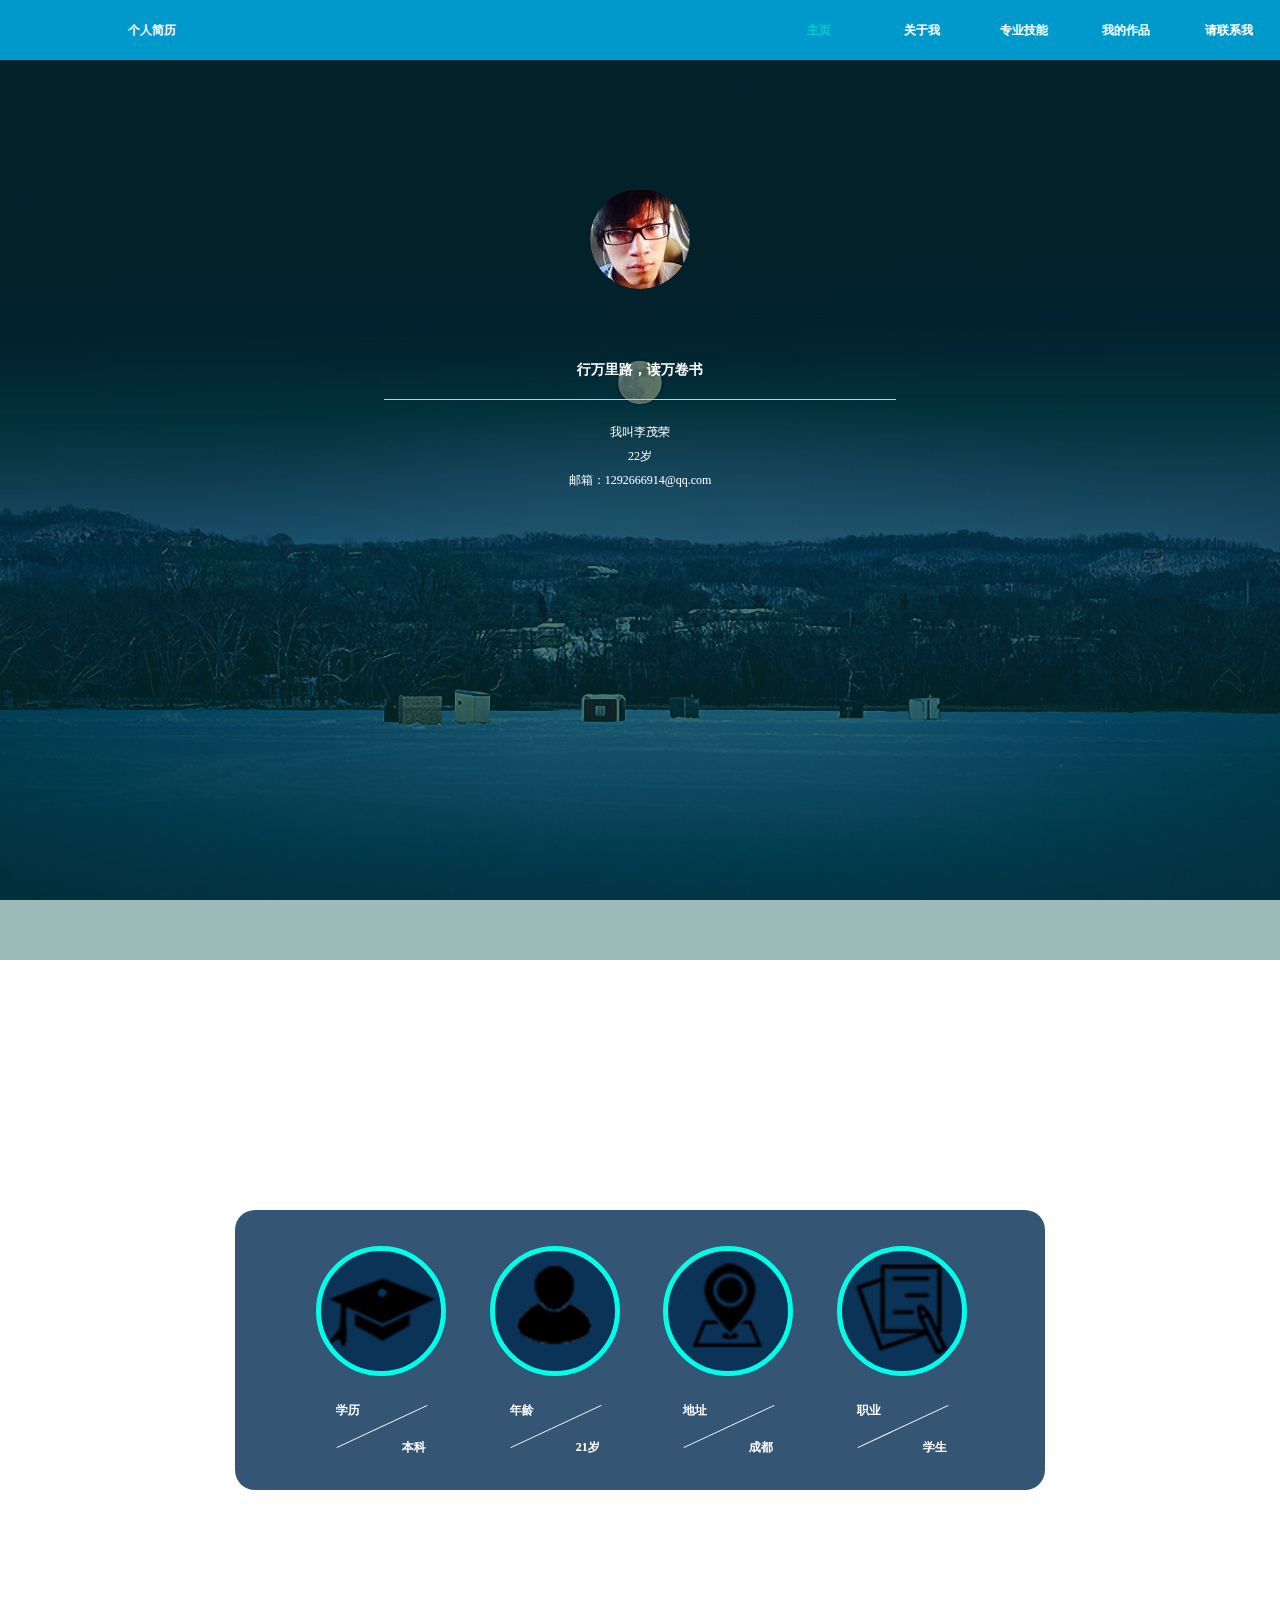
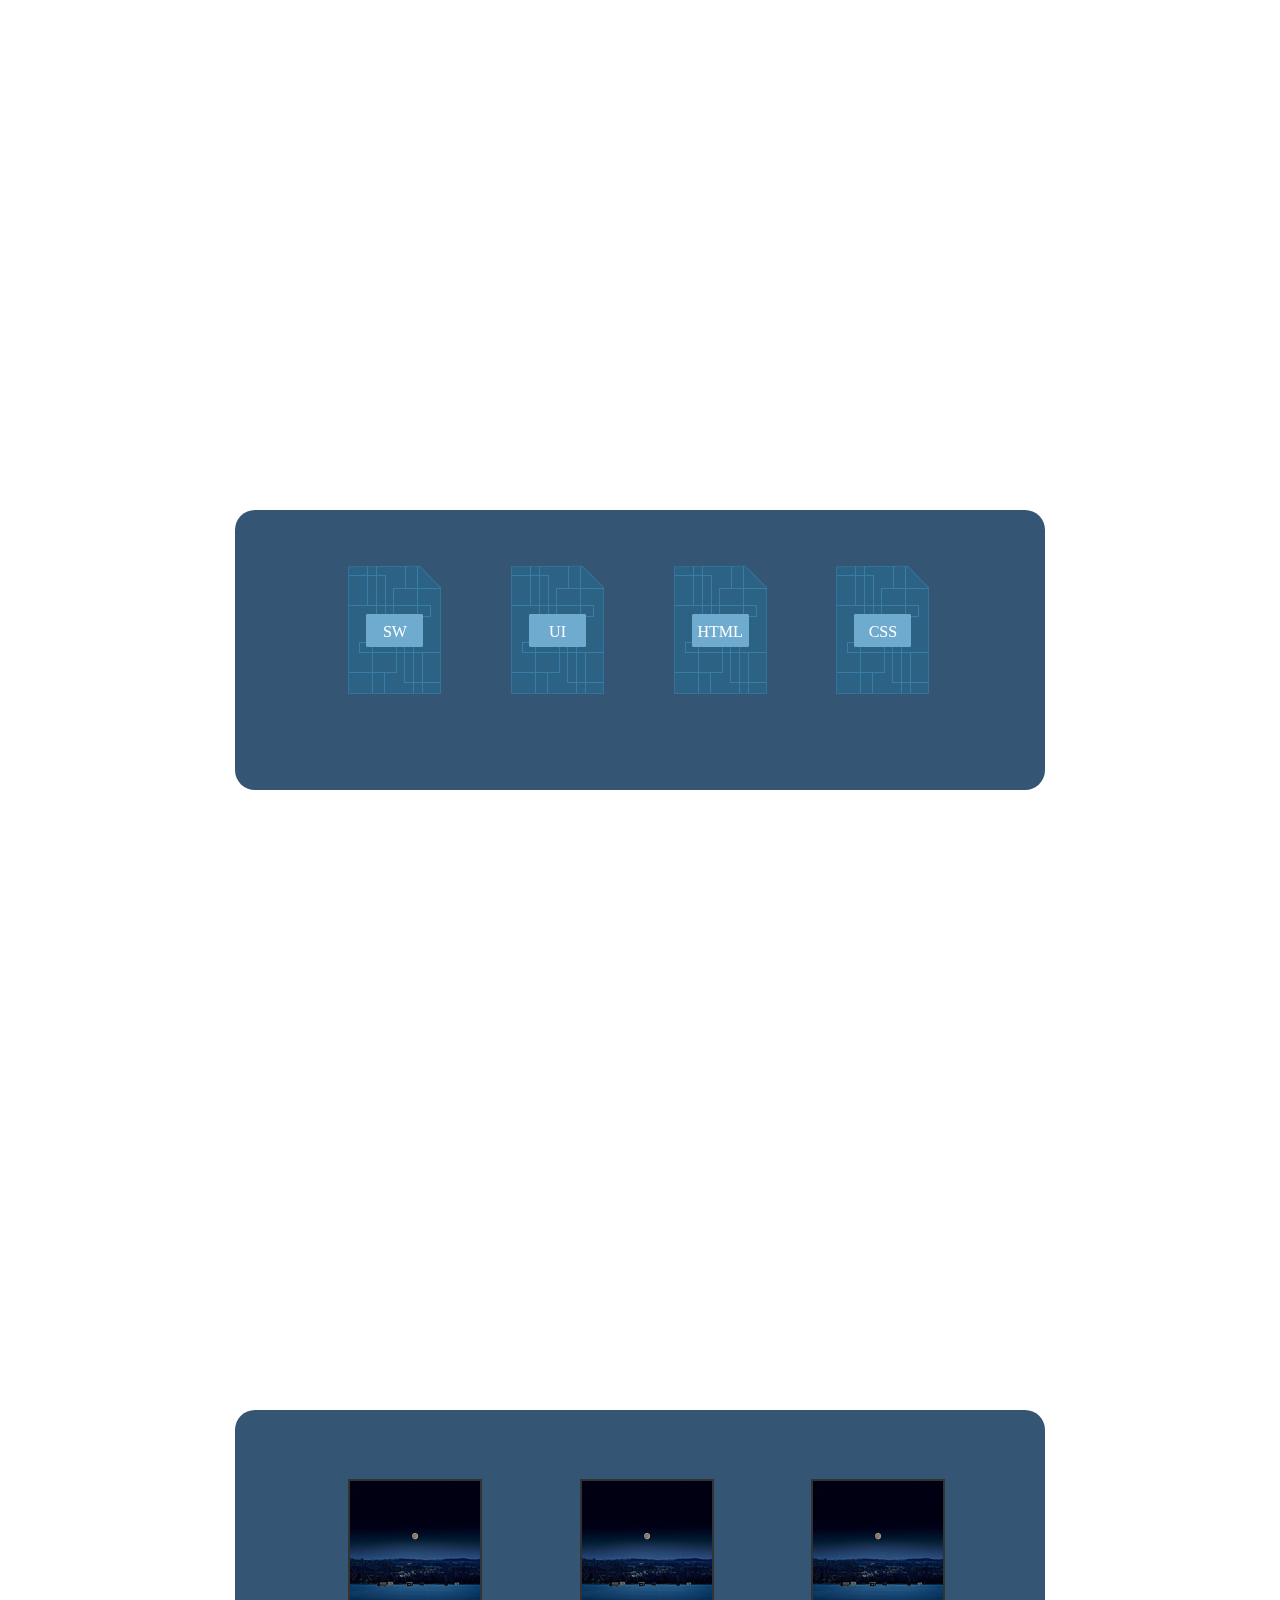
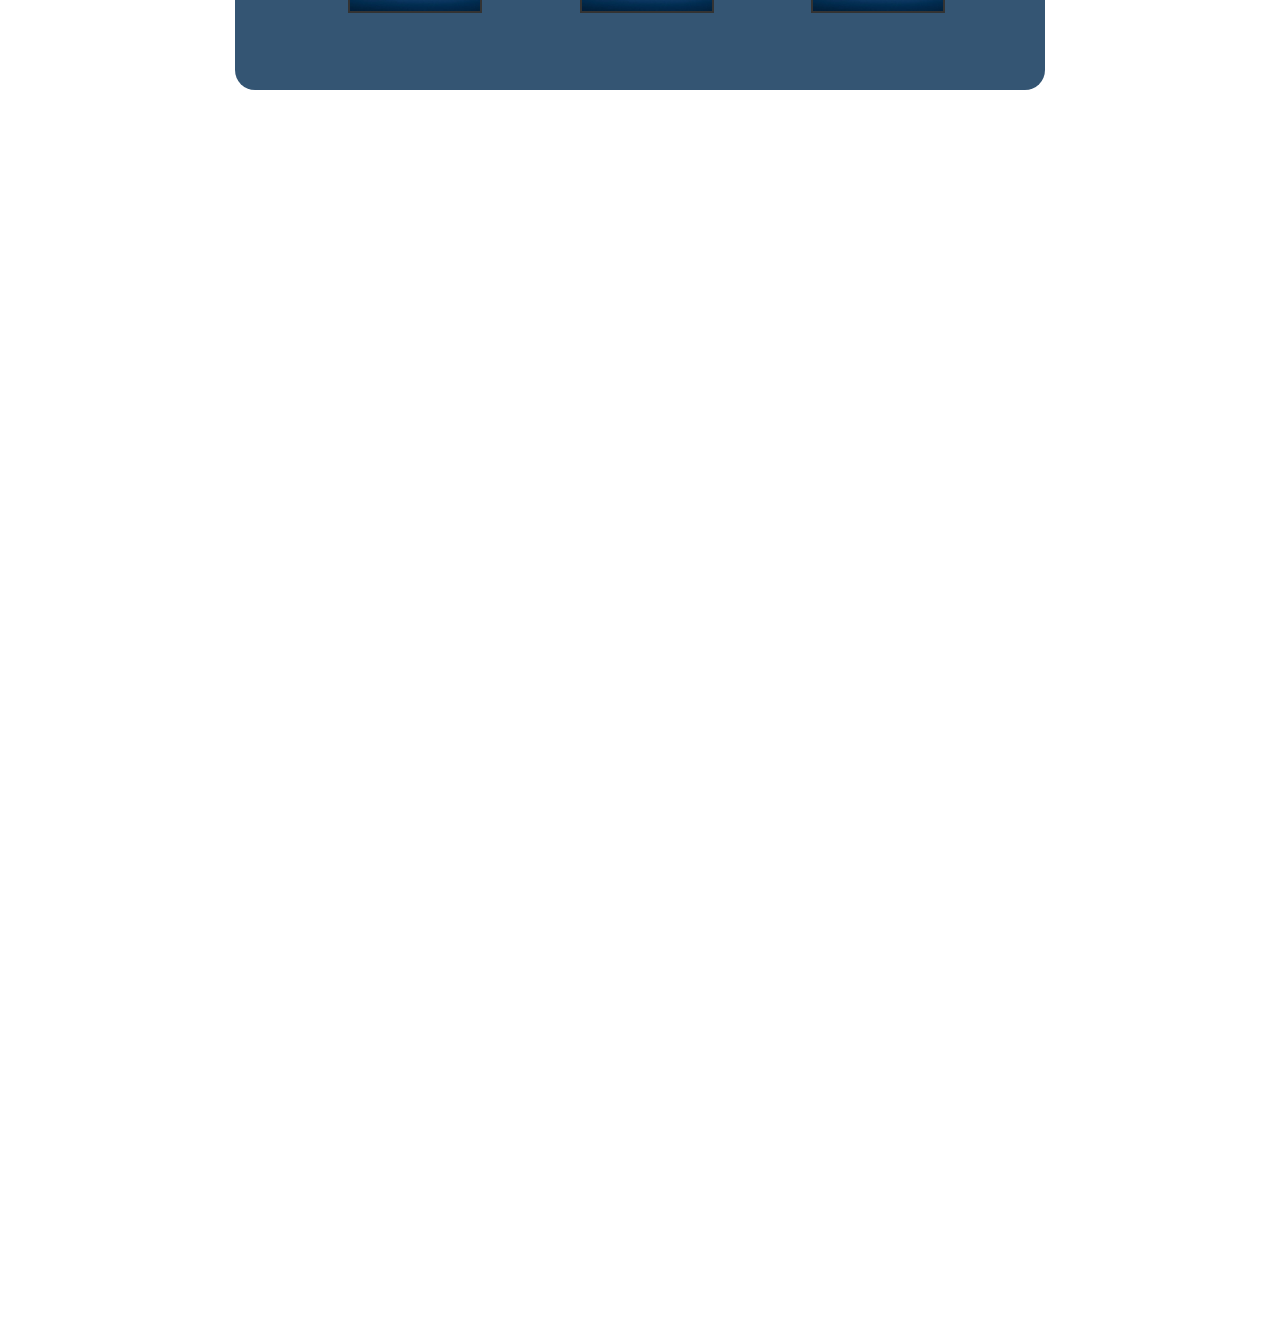
<file: vitae/index.html>
<!DOCTYPE html PUBLIC "-//W3C//DTD XHTML 1.0 Transitional//EN" "http://www.w3.org/TR/xhtml1/DTD/xhtml1-transitional.dtd">
<html xmlns="http://www.w3.org/1999/xhtml">
<head>
<meta http-equiv="Content-Type" content="text/html; charset=utf-8" />
<title>个人简历</title>
<link type="text/css" rel="stylesheet" href="css/main.css"  />
<link type="text/css" rel="stylesheet" href="css/reset.css" />
<link rel="shortcut icon" href="image/bitbug_favicon.ico"/>
<link rel="bookmark" href="image/bitbug_favicon.ico"/>
</head>



<body id="jianli">
  <!--<div class="bar">
    <div class="bar-but">
    asdasdas
    </div>
  </div> -->
    <div class="resume">
      <div class="bar">
       <h1>个人简历</h1>
    </div>
    <div class="st-resume clearfix">
      <!--nav begin-->
      <input type="radio" name="radio-set" checked="checked" id="st-control-1" />
      <a href="#st-panel-1">主页</a>
      <input type="radio" name="radio-set" id="st-control-2" />
      <a href="#st-panel-2">关于我</a>
      <input type="radio" name="radio-set" id="st-control-3" />
      <a href="#st-panel-3">专业技能</a>
      <input type="radio" name="radio-set" id="st-control-4" />
      <a href="#st-panel-4">我的作品</a>
      <input type="radio" name="radio-set" id="st-control-5" />
      <a href="#st-panel-5">请联系我</a>
      <!--<ul class="Select-but">
        <li><input type="radio" name="radio-set" checked="checked" id="st-control-1" />
        <a href="#st-panel-1">赵</a></li>
        <li><input type="radio" name="radio-set" id="st-control-2" />
        <a href="#st-panel-2">钱</a></li>
        <li><input type="radio" name="radio-set" id="st-control-3" />
        <a href="#st-panel-3">孙</a></li>
        <li><input type="radio" name="radio-set" id="st-control-4" />
        <a href="#st-panel-4">李</a></li>
        <li><input type="radio" name="radio-set" id="st-control-5" />
        <a href="#st-panel-5">周</a></li>
      </ul>-->
      <!--nav end content begin-->
    
    
    <div class="st-scroll">
    
      <section class="st-panel" id="st-panel-1">
        <div class="content">
          <div class="Head-por">
            <img class="head01" src="image/head01.jpg" alt="" />
            <img class="head02" src="image/head02.jpg" alt="" />
          </div>
          <h3>行万里路，读万卷书</h3>
          <div class="hr-1"></div>
          <p>我叫李茂荣</p>
          <p>22岁</p>
          <p>邮箱：1292666914@qq.com</p>
        </div>
      </section>
      
      <section class="st-panel ABOUT-ME" id="st-panel-2">
        <div class="content">
          <h2>关于我</h2>
          <div class="Rou-rectangle">
          
           <div class="about-info">
           
              <div class="about-me">
                <div class="Circular">
                  <div class="Education">
                    <img class="info-png" src="image/education.png" alt="xueli" />
                    <img class="info-png01" src="image/education01.png" alt="" />
                  </div>
                </div>
                <h4 class="fl">学历</h4>
                <div class="hr_132"></div>
                <h4 class="fr">本科</h4>
              </div>
              
              <div class="about-me">
                <div class="Circular">
                  <div class="Education">
                    <img class="info-png" src="image/age.png" alt="xueli" />
                    <img class="info-png01" src="image/age01.png" alt="" />
                  </div>
                </div>
                <h4 class="fl">年龄</h4>
                <div class="hr_132"></div>
                <h4 class="fr">21岁</h4>
              </div>
              
              <div class="about-me">
                <div class="Circular">
                  <div class="Education">
                    <img class="info-png" src="image/location.png" alt="xueli" />
                    <img class="info-png01" src="image/location01.png" alt="" />
                  </div>
                </div>
                <h4 class="fl">地址</h4>
                <div class="hr_132"></div>
                <h4 class="fr">成都</h4>
              </div>
              
              <div class="about-me">
                <div class="Circular">
                  <div class="Education">
                    <img class="info-png" src="image/status.png" alt="xueli" />
                    <img class="info-png01" src="image/status01.png" alt="" />
                  </div>
                </div>
                <h4 class="fl">职业</h4>
                <div class="hr_132"></div>
                <h4 class="fr">学生</h4>
              </div>
            
           </div>
          </div>
        </div>
      </section>
      
      <section class="st-panel PROF-SKILL" id="st-panel-3">
        <div class="content">
          <h2>专业技能</h2>
          <div class="Rou-rectangle">
          
           <div class="skill-info">
           
              <div class="prof-skill">
                <a href="javascript:showDivFun()">
                  <img src="image/icon.png" class="prof-png" alt="skill" />
                  <p>SW</p>
                </a>    
              </div>
              
              <div class="prof-skill">
                <a href="javascript:showDivFun()">
                  <img src="image/icon.png" class="prof-png" alt="skill" />
                  <p>UI</p>
                </a>
              </div>
              
              <div class="prof-skill">
                <a href="javascript:showDivFun()">
                  <img src="image/icon.png" class="prof-png" alt="skill" />
                  <p>HTML</p>
                </a>
              </div>
              
              <div class="prof-skill">
                <a href="javascript:showDivFun()">
                  <img src="image/icon.png" class="prof-png" alt="skill" />
                  <p>CSS</p>
                </a>
              </div>
               
           </div>
           
           
           <div id="popDiv" class="mydiv" style="display:none;">

                <div class="SW" onclick="closeDivFun()">
                  <span>×</span>
                </div>
                 <ul class="text-skill">
                   <li>具有平面设计基础，熟练使用Photoshop、Illustrator等平面软件；</li>
                   <li>具有动态图形基础，能熟练使用Adobe AfterEffects、Premiere等特效剪辑软件；</li>
                   <li>具有WEB前端基础，能调写HTML+CSS网页布局，将平面、动态图形、交互动画运用到网页设计中去。</li>
                 </ul>

           </div>
           
          </div>
        </div>
      </section>
      
      <section class="st-panel SHOWREEL" id="st-panel-4">
        <div class="content">
          <h2>我的作品</h2>
          <div class="Rou-rectangle">
          
           <div class="show-info">
           
                <div class="showreel">
                  <div class="icon">
                    <a href="htmlANDposter/ds/index.html" target="_blank">
                      <img src="image/cover02.jpg" class="show-jpg" alt="show" />
                      <img src="image/Pin-up.png"  class="up" alt="" />
                      <img src="image/Pin-under.png" class="under" alt="" />
                      <h3>网页制作</h3>
                    </a>
                  </div>
                </div>
                
                <div class="showreel">
                  <div class="icon">
                    <a href="htmlANDposter/showphotos/showphotos.html" target="_blank">
                      <img src="image/cover02.jpg" class="show-jpg" alt="show" />
                      <img src="image/Pin-up.png"  class="up" alt="" />
                      <img src="image/Pin-under.png" class="under" alt="" />
                      <h3>平面设计</h3>
                    </a>
                  </div>
                </div>
                
                <div class="showreel">
                  <div class="icon">
                    <a href="htmlANDposter/demo/Demo.html" target="_blank">
                      <img src="image/cover02.jpg" class="show-jpg" alt="show" />
                      <img src="image/Pin-up.png"  class="up" alt="" />
                      <img src="image/Pin-under.png" class="under" alt="" />
                      <h3>CSS DOME</h3>
                    </a>
                  </div>
                </div>
            
           </div>
            
           </div>
        </div>
      </section>
      
      <section class="st-panel CONTENT-ME" id="st-panel-5">
        <div class="content">
          <h2>请联系我</h2>
          <div class="hr-2"></div>
          <div class="introduce">
            <p>学习是一个愉悦的过程</p>
            <p>每个人的学习不仅需要良友，更需要自己去掌控</p>
            <p>技术不是吃饭的工具，而是一种兴趣爱好</p>
            <p>如果路上有良友，行路也快乐</p>
            <p>请带上我，一起看到更宽广的世界</p>
            <p>谢谢！！！</p>
          </div>
          <div class="content-info">
            <p>Tel:18398977539</p>
            <p>QQ:1292666914</p>
            <p>Wechat:18398977539</p>
            <p>E-mail:1292666914@qq.com</p>
          </div>
        </div>
      </section>

    </div>

   </div>

  </div>



</body>

<script>
//弹出事件
function showDivFun(){
    document.getElementById('popDiv').style.display='block';
}
//关闭事件
function closeDivFun(){
    document.getElementById('popDiv').style.display='none';
}

</script>

</html>
</file>
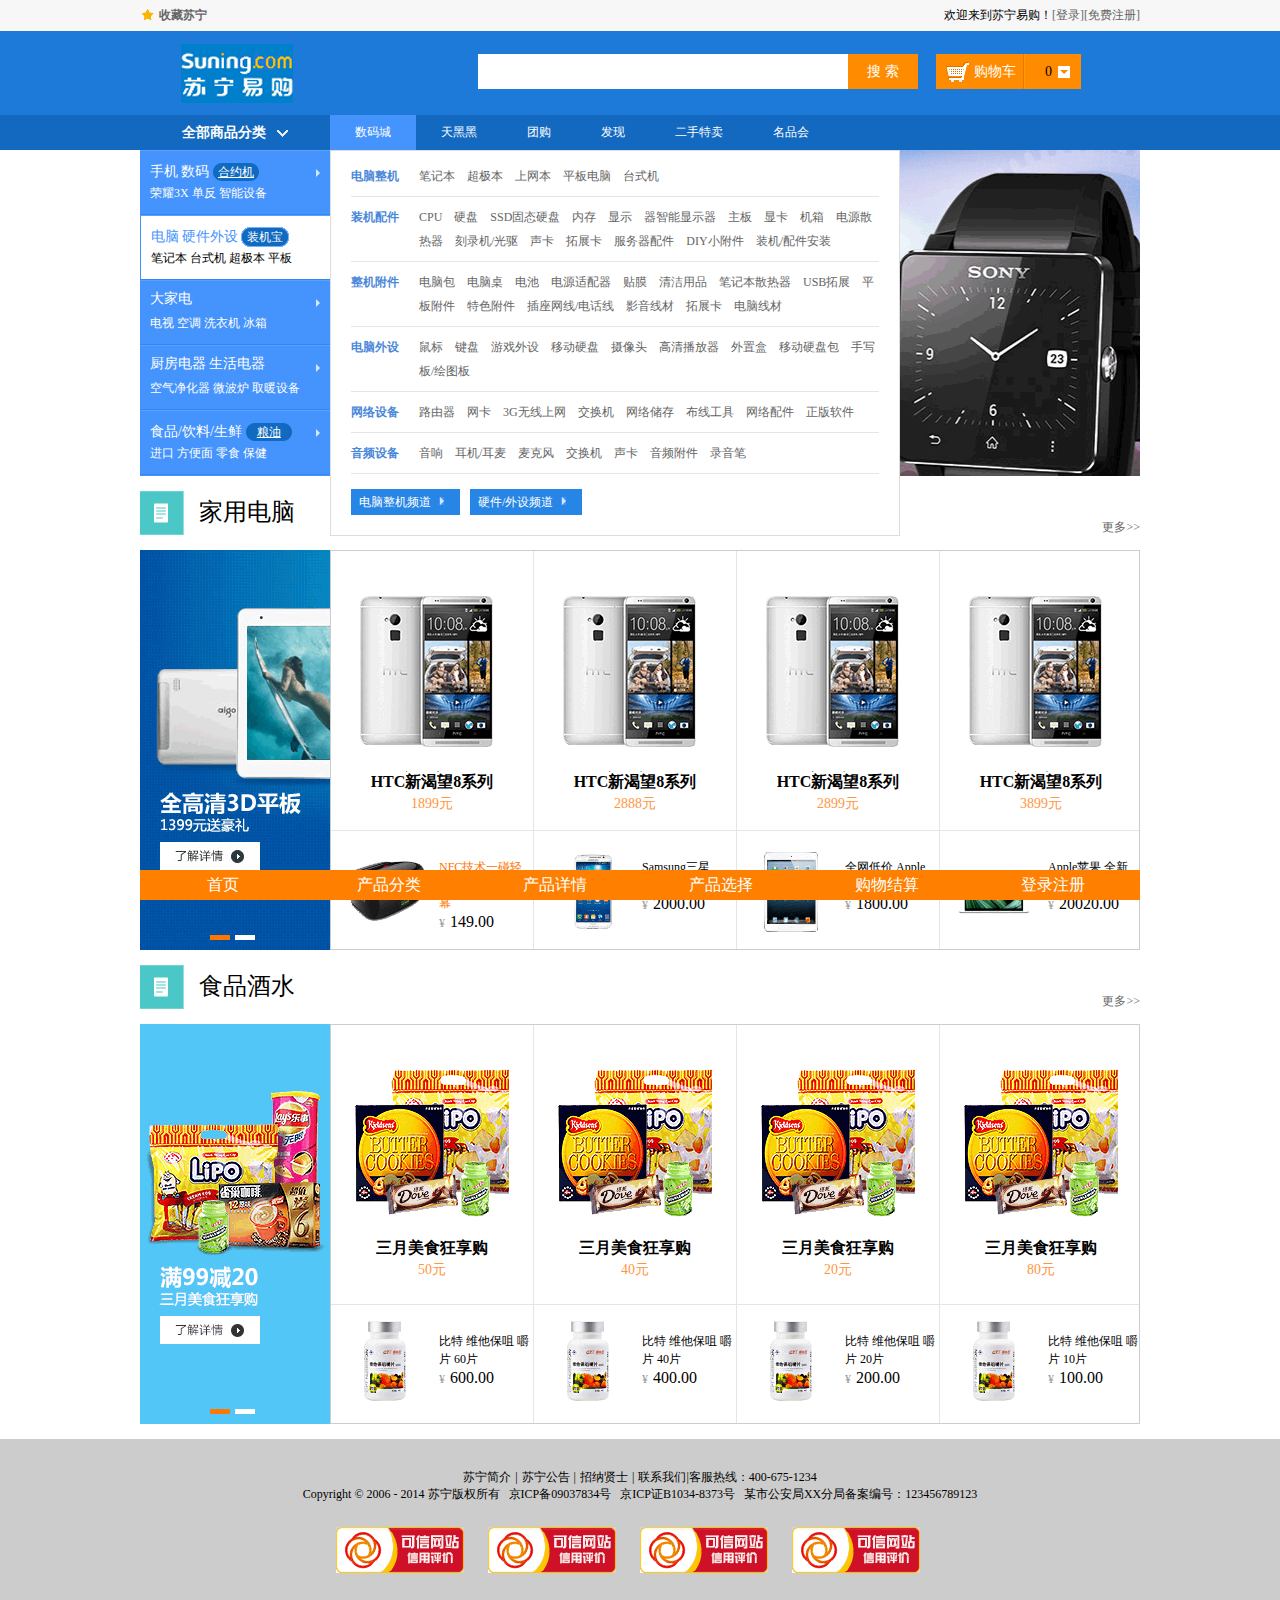
<file: vitae/htmlANDposter/ds/index.html>
<!DOCTYPE html PUBLIC "-//W3C//DTD XHTML 1.0 Transitional//EN" "http://www.w3.org/TR/xhtml1/DTD/xhtml1-transitional.dtd">
<html xmlns="http://www.w3.org/1999/xhtml">
<head>
<meta http-equiv="Content-Type" content="text/html; charset=utf-8" />
<title>首页</title>
<link type="text/css" href="style/reset.css" rel="stylesheet">
<link type="text/css" href="style/main.css" rel="stylesheet">
</head>

<body>
<div class="comWidth fixBar clearfix">
  <ul>
    <a href="index.html"><li>首页</li></a>
    <a href="Product classification.html"><li>产品分类</li></a>
    <a href="Product details.html"><li>产品详情</li></a>
    <a href="Screen.html"><li>产品选择</li></a>
    <a href="Shop car and Settlement.html"><li>购物结算</li></a>
    <a href="Login page.html"><li class="buwei"><li>登录注册</li></a>
  </ul>
</div>

<div class="heardBar">
  <div class="topBar">
    <div class="comWidth">
      <div class="leftArea">
        <a href="#" class="collection">收藏苏宁</a>
      </div>
      <div class="rightArea">
      欢迎来到苏宁易购！<a href="#" >[登录]</a><a href="#">[免费注册]</a>
      </div>
    </div>
   </div>
  <div class="logoBar">
    <div class="comWidth">
      <div class="logo fl">
        <a href="#"><img src="image/icon/logo.png" alt="苏宁网" /></a>
      </div>
      <div class="search_Box fl">
        <input type="text" class="search_text fl" />
        <input type="button" value="搜 索" class="search_btn fr" />
      </div>
      <div class="shopCar fr">
        <span class="shoptext fl">购物车</span>
        <span class="shopNum fr">0</span>
      </div>
    </div>
  </div>
  <div class="navBox">
    <div class="comWidth">
      <div class="shopClass fl">
        <h3>全部商品分类<i></i></h3>
         <div class="shopClass_show">
           <dl class="shopClass_item">
             <dt><a href="#" class="a">手机</a> <a href="#" class="a">数码</a> <a href="#" class="b">合约机</a></dt>
             <dd><a href="#">荣耀3X</a> <a href="#">单反</a> <a href="#">智能设备</a></dd>
           </dl>
            <dl class="shopClass_item shopClass_active">
             <dt><a href="#" class="a">电脑</a> <a href="#" class="a">硬件外设</a> <a href="#" class="b">装机宝</a></dt>
             <dd><a href="#">笔记本</a> <a href="#">台式机</a> <a href="#">超极本</a> <a href="#">平板</a></dd>
           </dl>
            <dl class="shopClass_item">
             <dt><a href="#" class="a">大家电</a> </dt>
             <dd><a href="#">电视</a> <a href="#">空调</a> <a href="#">洗衣机</a> <a href="#">冰箱</a></dd>
           </dl>
            <dl class="shopClass_item">
             <dt><a href="#" class="a">厨房电器</a> <a href="#" class="a">生活电器</a> 
             <dd><a href="#">空气净化器</a> <a href="#">微波炉</a> <a href="#">取暖设备</a></dd>
           </dl>
            <dl class="shopClass_item">
             <dt><a href="#" class="a">食品/饮料/生鲜</a> <a href="#" class="b">粮油</a></dt>
             <dd><a href="#">进口</a> <a href="#">方便面</a> <a href="#">零食</a> <a href="#">保健</a></dd>
           </dl>
         </div>
         <div class="shopClass_List">
           <div class="shopList_cont">
              <dl class="shopList_item">
                <dt><a href="#">电脑整机</a></dt>
                <dd><a href="#">笔记本</a><a href="#">超极本</a><a href="#">上网本</a><a href="#">平板电脑</a><a href="#">台式机</a></dd>
             </dl>
              <dl class="shopList_item">
                <dt><a href="#">装机配件</a></dt>
                <dd><a href="#">CPU</a><a href="#">硬盘</a><a href="#">SSD固态硬盘</a><a href="#">内存</a><a href="#">显示</a><a href="#">器智能显示器</a><a href="#">主板</a><a href="#">显卡</a><a href="#">机箱</a><a href="#">电源散热器</a><a href="#">刻录机/光驱</a><a href="#">声卡</a><a href="#">拓展卡</a><a href="#">服务器配件</a><a href="#">DIY小附件</a><a href="#">装机/配件安装</a></dd>
             </dl>
             <dl class="shopList_item">
                <dt><a href="#">整机附件</a></dt>
                <dd><a href="#">电脑包</a><a href="#">电脑桌</a><a href="#">电池</a><a href="#">电源适配器</a><a href="#">贴膜</a><a href="#">清洁用品</a><a href="#">笔记本散热器</a><a href="#">USB拓展</a><a href="#">平板附件</a><a href="#">特色附件</a><a href="#">插座网线/电话线</a><a href="#">影音线材</a><a href="#">拓展卡</a><a href="#">电脑线材</a></dd>
             </dl>
              <dl class="shopList_item">
                <dt><a href="#">电脑外设</a></dt>
                <dd><a href="#">鼠标</a><a href="#">键盘</a><a href="#">游戏外设</a><a href="#">移动硬盘</a><a href="#">摄像头</a><a href="#">高清播放器</a><a href="#">外置盒</a><a href="#">移动硬盘包</a><a href="#">手写板/绘图板</a></dd>
             </dl>
              <dl class="shopList_item">
                <dt><a href="#">网络设备</a></dt>
                <dd><a href="#">路由器</a><a href="#">网卡</a><a href="#">3G无线上网</a><a href="#">交换机</a><a href="#">网络储存</a><a href="#">布线工具</a><a href="#">网络配件</a><a href="#">正版软件</a></dd>
             </dl>
             <dl class="shopList_item">
                <dt><a href="#">音频设备</a></dt>
                <dd><a href="#">音响</a><a href="#">耳机/耳麦</a><a href="#">麦克风</a><a href="#">交换机</a><a href="#">声卡</a><a href="#">音频附件</a><a href="#">录音笔</a></dd>
             </dl>
             <div class="shopList_links">
           <a href="#">电脑整机频道<span></span></a><a href="#">硬件/外设频道<span></span></a>
             </div>
           </div>
         </div>
         
      </div>
      <ul class="nav fl">
        <li><a href="#" class="active">数码城</a></li>
        <li><a href="#">天黑黑</a></li>
        <li><a href="#">团购</a></li>
        <li><a href="#">发现</a></li>
        <li><a href="#">二手特卖</a></li>
        <li><a href="#">名品会</a></li>
      </ul>
    </div>
  </div>
</div>
<div class="banner comWidth clearfix">
  <div class="banner_img banner_big">
    <ul class="imgBox">
      <li><a href="#"><img src="image/banner/image_1.png" alt="手表" /></a></li>
      <li><a href="#"><img src="image/banner/image_2.png" alt="手表" /></a></li>
    </ul>
    <div class="imgNum">
      <a href="#" class="active"></a><a href="#"></a>
    </div>
  </div>
</div>
<div class="shopTit comWidth">
  <div class="shopTit_bar">
    <a href="#" class="shopIcon"></a>
    <h3>家用电脑</h3>
    <a href="#" class="more">更多&gt;&gt;</a>
  </div>
</div>

<div class="shopList comWidth clearfix">
  <div class="leftArea">
    <div class="banner_img banner_sm">
      <ul class="imgBox">
        <li><a href="#"><img src="image/banner/shopList_left.png" /></a></li>
        <li><a href="#"><img src="image/banner/image_2.png" alt="手表" /></a></li>
      </ul>
      <div class="imgNum">
      <a href="#" class="active"></a><a href="#"></a>
      </div>
    </div>
  </div>
  <div class="rightArea">
    <div class="shopList_top clearfix">
      <div class="shopList_big">
        <div class="shopBig_img">
          <a href="#"><img src="image/image/shopList_top.png" alt="HTC" /></a>
        </div>
        <h3>HTC新渴望8系列</h3>
        <p>1899元</p>
      </div>
      <div class="shopList_big">
        <div class="shopBig_img">
          <a href="#"><img src="image/image/shopList_top.png" alt="HTC" /></a>
        </div>
        <h3>HTC新渴望8系列</h3>
        <p>2888元</p>
      </div><div class="shopList_big">
        <div class="shopBig_img">
          <a href="#"><img src="image/image/shopList_top.png" alt="HTC" /></a>
        </div>
        <h3>HTC新渴望8系列</h3>
        <p>2899元</p>
      </div><div class="shopList_big">
        <div class="shopBig_img">
          <a href="#"><img src="image/image/shopList_top.png" alt="HTC" /></a>
        </div>
        <h3>HTC新渴望8系列</h3>
        <p>3899元</p>
      </div>
    </div>
    <div class="shopList_bot clearfix">
      <div class="shopList_Sm">
        <div class="shopSm_img">
          <a href="#"><img src="image/image/list_sm1.png" alt="HTC" /></a>
        </div>
        <div class="shopSm_world shopSm_active">
         <p>NFC技术一碰轻松配对！接触屏幕</p>
         <h3><span>&yen;</span>149.00</h3>
        </div>
      </div>
       <div class="shopList_Sm">
        <div class="shopSm_img">
          <a href="#"><img src="image/image/list_sm2.png" alt="HTC" /></a>
        </div>
        <div class="shopSm_world">
         <p>Samsung三星GALAXY Grand2</p>
         <h3><span>&yen;</span>2000.00</h3>
        </div>
      </div>
       <div class="shopList_Sm">
        <div class="shopSm_img">
          <a href="#"><img src="image/image/list_sm3.png" alt="HTC" /></a>
        </div>
        <div class="shopSm_world">
         <p>全网低价 Apple
苹果iPad mini1</p>
         <h3><span>&yen;</span>1800.00</h3>
        </div>
      </div>
       <div class="shopList_Sm">
        <div class="shopSm_img">
          <a href="#"><img src="image/image/list_sm4.png" alt="HTC" /></a>
        </div>
        <div class="shopSm_world">
         <p>Apple苹果 全新
Retina屏MacBoo</p>
         <h3><span>&yen;</span>20020.00</h3>
        </div>
      </div>
    </div>
  </div>
</div>

<div class="shopTit comWidth">
  <div class="shopTit_bar">
    <a href="#" class="shopIcon"></a>
    <h3>食品酒水</h3>
    <a href="#" class="more">更多&gt;&gt;</a>
  </div>
</div>

<div class="shopList comWidth clearfix">
  <div class="leftArea">
    <div class="banner_img banner_sm">
      <ul class="imgBox">
        <li><a href="#"><img src="image/banner/foodList_left.png" /></a></li>
        <li><a href="#"><img src="image/banner/image_2.png" alt="手表" /></a></li>
      </ul>
      <div class="imgNum">
      <a href="#" class="active"></a><a href="#"></a>
      </div>
    </div>
  </div>
  <div class="rightArea">
    <div class="shopList_top clearfix">
      <div class="shopList_big">
        <div class="shopBig_img">
          <a href="#"><img src="image/image/foodList_top.png" alt="HTC" /></a>
        </div>
        <h3>三月美食狂享购</h3>
        <p>50元</p>
      </div>
      <div class="shopList_big">
        <div class="shopBig_img">
          <a href="#"><img src="image/image/foodList_top.png" alt="HTC" /></a>
        </div>
        <h3>三月美食狂享购</h3>
        <p>40元</p>
      </div><div class="shopList_big">
        <div class="shopBig_img">
          <a href="#"><img src="image/image/foodList_top.png" alt="HTC" /></a>
        </div>
        <h3>三月美食狂享购</h3>
        <p>20元</p>
      </div><div class="shopList_big">
        <div class="shopBig_img">
          <a href="#"><img src="image/image/foodList_top.png" alt="HTC" /></a>
        </div>
        <h3>三月美食狂享购</h3>
        <p>80元</p>
      </div>
    </div>
    <div class="shopList_bot clearfix">
      <div class="shopList_Sm">
        <div class="shopSm_img">
          <a href="#"><img src="image/image/foodList_sm.png" alt="HTC" /></a>
        </div>
        <div class="shopSm_world shop">
         <p>比特 维他保咀
嚼片 60片</p>
         <h3><span>&yen;</span>600.00</h3>
        </div>
      </div>
      <div class="shopList_Sm">
        <div class="shopSm_img">
          <a href="#"><img src="image/image/foodList_sm.png" alt="HTC" /></a>
        </div>
        <div class="shopSm_world shop">
         <p>比特 维他保咀
嚼片 40片</p>
         <h3><span>&yen;</span>400.00</h3>
        </div>
      </div><div class="shopList_Sm">
        <div class="shopSm_img">
          <a href="#"><img src="image/image/foodList_sm.png" alt="HTC" /></a>
        </div>
        <div class="shopSm_world shop">
         <p>比特 维他保咀
嚼片 20片</p>
         <h3><span>&yen;</span>200.00</h3>
        </div>
      </div><div class="shopList_Sm">
        <div class="shopSm_img">
          <a href="#"><img src="image/image/foodList_sm.png" alt="HTC" /></a>
        </div>
        <div class="shopSm_world shop">
         <p>比特 维他保咀
嚼片 10片</p>
         <h3><span>&yen;</span>100.00</h3>
        </div>
      </div>
  </div>
 </div>
</div>
<div class="height_25px"></div>
<div class="copyRight">
   <p><a href="#">苏宁简介</a><i>|</i><a href="#">苏宁公告</a><i>|</i><a href="#">招纳贤士</a><i>|</i>联系我们|客服热线：400-675-1234</p>
   <p>Copyright &copy; 2006 - 2014 苏宁版权所有&nbsp;&nbsp;&nbsp;京ICP备09037834号&nbsp;&nbsp;&nbsp;京ICP证B1034-8373号&nbsp;&nbsp;&nbsp;某市公安局XX分局备案编号：123456789123</p>
   <p class="webLinks"><a href="#"><img src="image/image/web_Links.png" alt="links" /></a><a href="#"><img src="image/image/web_Links.png" alt="links" /></a><a href="#"><img src="image/image/web_Links.png" alt="links" /></a><a href="#"><img src="image/image/web_Links.png" alt="links" /></a></p>
</div>

<div class="hr_30"></div>

</body>
</html>
</file>
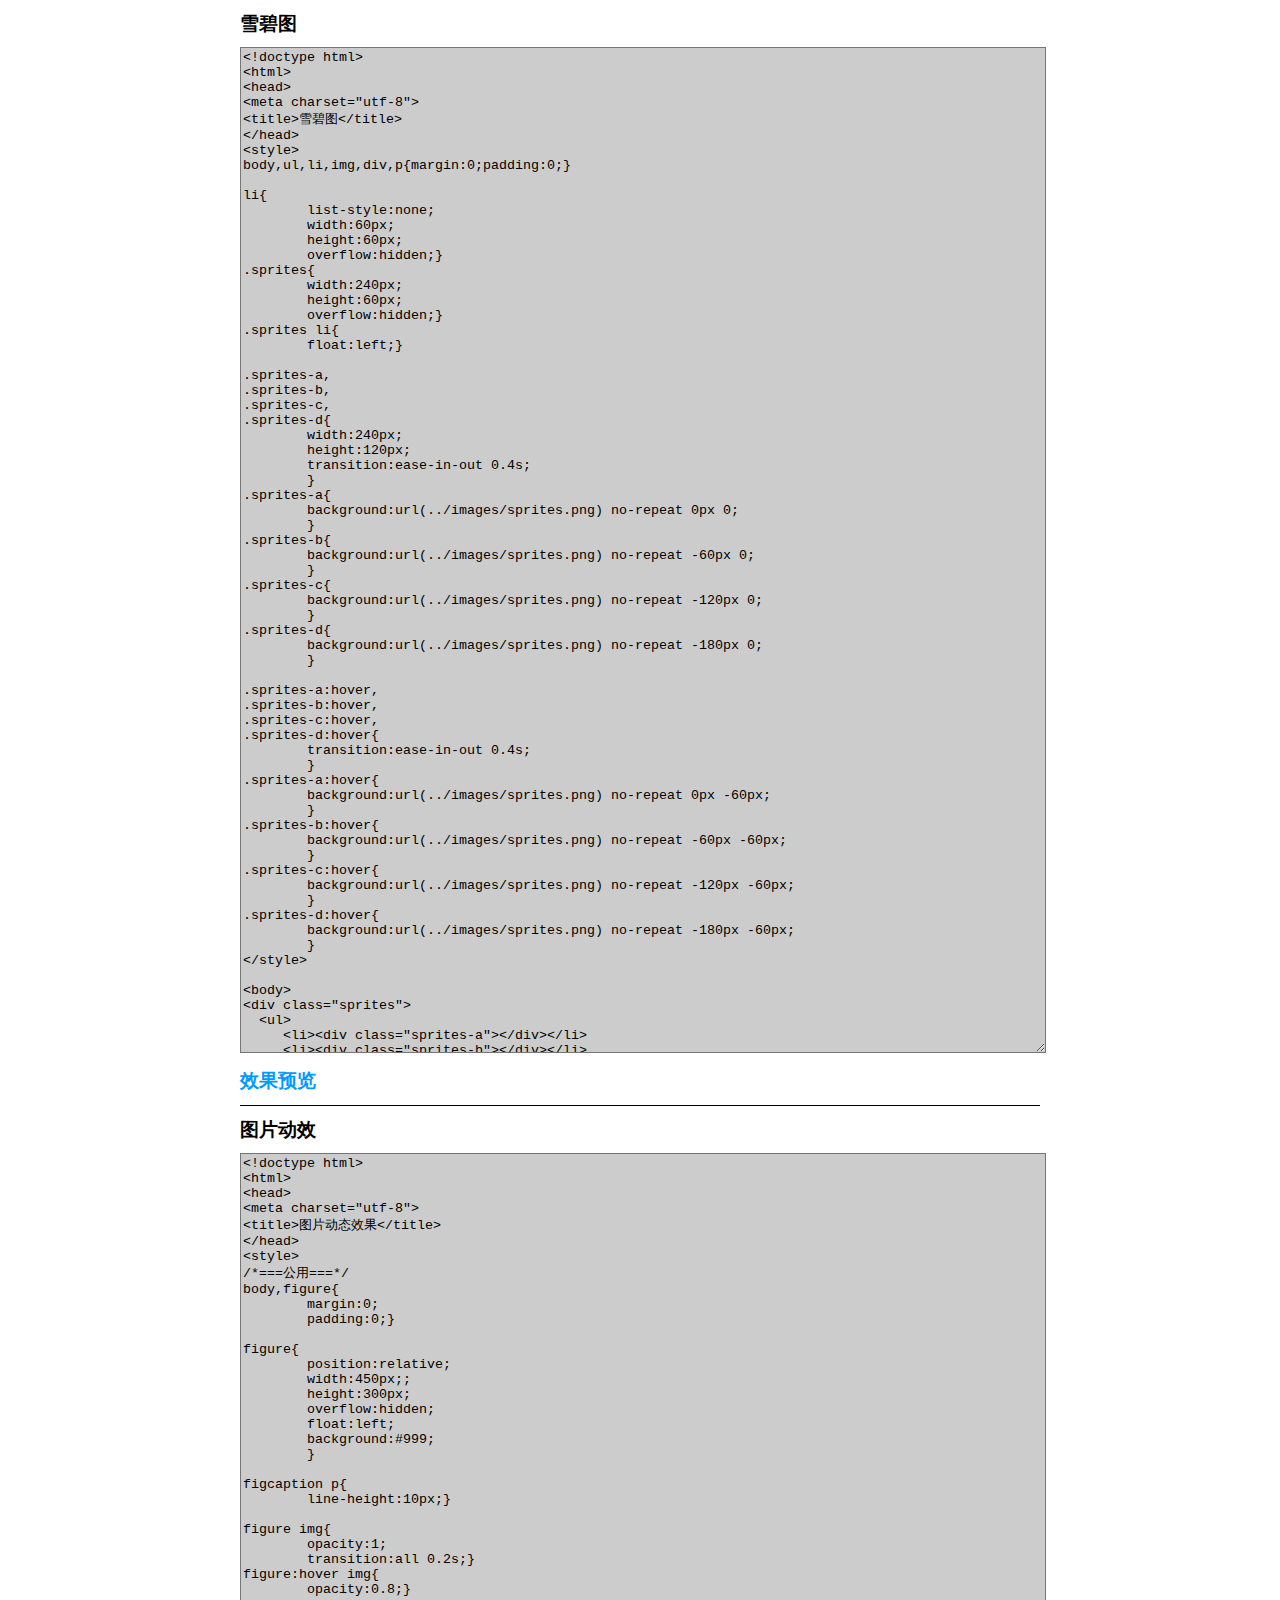
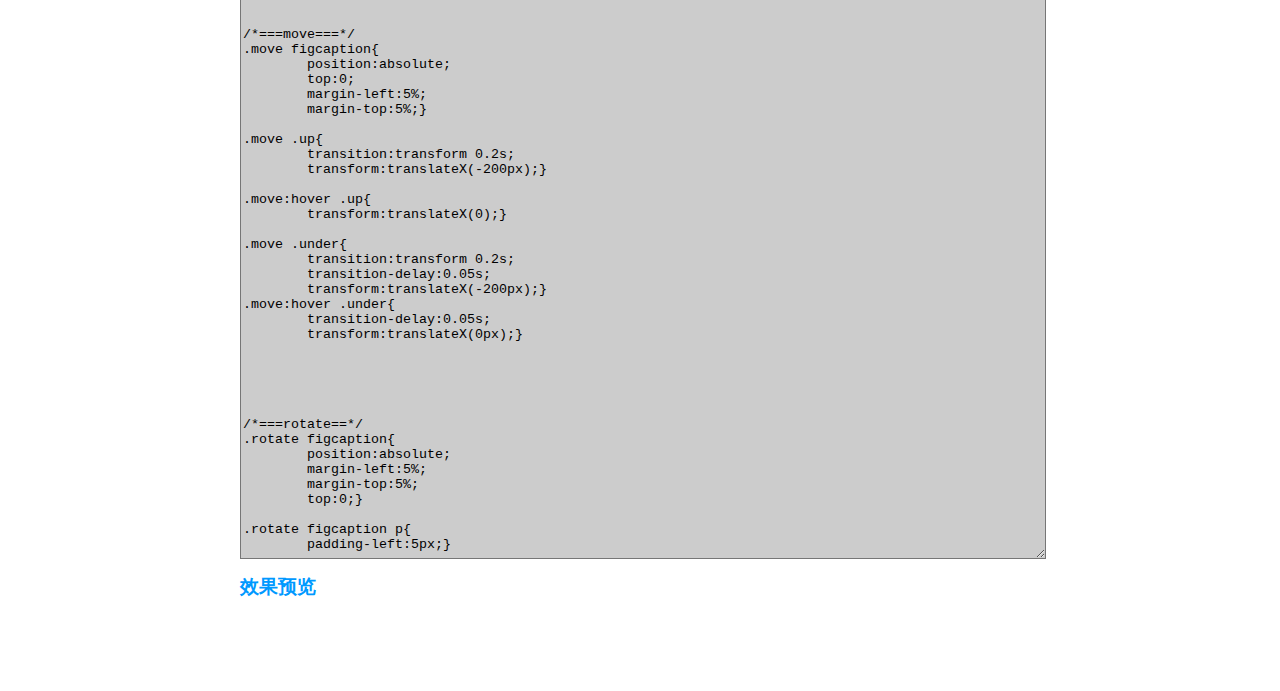
<file: vitae/htmlANDposter/demo/Demo.html>
<!doctype html>
<html>
<head>
<meta charset="utf-8">
<title>Demo</title>
</head>
<style type="text/css">
body{
     margin:auto;}
.show{
	width:800px;
	height:1000px;
	margin:auto;
	}
textarea{
	width:100%;
	height:100%;
	background:#CCC;}
h3{
	line-height:10px;}
.preview{
	text-align:left;}
	
.hr_800{
	width:800px;
	height:1px;
	background-color:#000;}
	
.hr_80{
	height:80px;}
	
a{
	color:#09F;
	text-decoration:none;}
a:hover{
	text-decoration:underline;}
</style>


<!----正文内容><-->
<body>

<div class="show">
<h3>雪碧图</h3>
<textarea id="sprites" wrap="logical">
<!doctype html>
<html>
<head>
<meta charset="utf-8">
<title>雪碧图</title>
</head>
<style>
body,ul,li,img,div,p{margin:0;padding:0;}

li{
	list-style:none;
	width:60px;
	height:60px;
	overflow:hidden;}
.sprites{
	width:240px;
	height:60px;
	overflow:hidden;}
.sprites li{
	float:left;}
	
.sprites-a,
.sprites-b,
.sprites-c,
.sprites-d{
	width:240px;
	height:120px;
	transition:ease-in-out 0.4s;
	}
.sprites-a{
	background:url(../images/sprites.png) no-repeat 0px 0;
	}
.sprites-b{
	background:url(../images/sprites.png) no-repeat -60px 0;
	}
.sprites-c{
	background:url(../images/sprites.png) no-repeat -120px 0;
	}
.sprites-d{
	background:url(../images/sprites.png) no-repeat -180px 0;
	}

.sprites-a:hover,
.sprites-b:hover,
.sprites-c:hover,
.sprites-d:hover{
	transition:ease-in-out 0.4s;
	}	
.sprites-a:hover{
	background:url(../images/sprites.png) no-repeat 0px -60px;
	}
.sprites-b:hover{
	background:url(../images/sprites.png) no-repeat -60px -60px;
	}
.sprites-c:hover{
	background:url(../images/sprites.png) no-repeat -120px -60px;
	}
.sprites-d:hover{
	background:url(../images/sprites.png) no-repeat -180px -60px;
	}
</style>

<body>
<div class="sprites">
  <ul> 
     <li><div class="sprites-a"></div></li>
     <li><div class="sprites-b"></div></li>
     <li><div class="sprites-c"></div></li>
     <li><div class="sprites-d"></div></li> 
  </ul>
</div>
</body>

</html>
</textarea>

<div class="preview">
  <a href="DEMO/sprites.html" target="_blank">
    <h3>效果预览</h3>
  </a>
</div>


<!--第二个><-->


<div class="hr_800"></div>
<h3>图片动效</h3>

<textarea id="effect" wrap="logical">
<!doctype html>
<html>
<head>
<meta charset="utf-8">
<title>图片动态效果</title>
</head>
<style>
/*===公用===*/
body,figure{
	margin:0;
	padding:0;}
	
figure{
	position:relative;
	width:450px;;
	height:300px;
	overflow:hidden;
	float:left;
	background:#999;
	}
	
figcaption p{
	line-height:10px;}

figure img{
	opacity:1;
	transition:all 0.2s;}	
figure:hover img{
	opacity:0.8;}
		
	
/*===move===*/	
.move figcaption{
	position:absolute;
	top:0;
	margin-left:5%;
	margin-top:5%;}

.move .up{
	transition:transform 0.2s;
	transform:translateX(-200px);}
	
.move:hover .up{
	transform:translateX(0);}

.move .under{
	transition:transform 0.2s;
	transition-delay:0.05s;
	transform:translateX(-200px);}	
.move:hover .under{
	transition-delay:0.05s;
	transform:translateX(0px);}

	


	
/*===rotate==*/	
.rotate figcaption{
	position:absolute;
	margin-left:5%;
	margin-top:5%;
	top:0;}
	
.rotate figcaption p{
	padding-left:5px;}	
	
.rectangle{
	width:398px;
	height:248px;
	border:#FFF 1px solid;
	position:absolute;
	transition:transform 0.2s;
	transform:translateY(-300px) rotate(-360deg);}	
.rotate:hover .rectangle{
	transform:translateY(0) rotate(360deg);}
	
.rotate .up{
	transition:all 0.3s;
	transform:translateY(-50px);
	opacity:0;}
.rotate:hover  .up{
	transform:translateY(0);
	opacity:1;}
	
.rotate .under{
	transition:all 0.3s;	
	transform:translateY(80px);
	opacity:0;}
.rotate:hover  .under{
	transform:translateY(0);
	opacity:1;}
	
/*===zoom===*/
.zoom figcaption{
	position:absolute;
	top:0;
	margin-left:5%;
	margin-top:5%;}
	
.zoom img{
	transition:transform 0.2s;
	transform:scale(1.2)}
.zoom:hover img{
	transform:scale(1)}
	
.zoom figcaption{
	transform:scale(1.2);
	transition:all 0.2s;
	opacity:0;}
.zoom:hover figcaption{
	transform:scale(1);
	opacity:1;}
	
</style>

<body>
<figure class="move">
    <img src="../images/1-1.jpg" alt="">
    <figcaption>
      <p class="up">图片展示</p>
      <P class="under">文字平移</P>
    </figcaption>
</figure>

<figure class="rotate">
    <img src="../images/1-2.jpg" alt="">
    <figcaption>
      <div class="rectangle"></div>
      <p class="up">图片展示</p>
      <P class="under">矩形旋转</P>
    </figcaption>
</figure>

<figure class="zoom">
    <img src="../images/1-3.jpg" alt="">
    <figcaption>
      <p>图片展示</p>
      <P>大小缩放</P>
    </figcaption>
</figure>

</body>



</html>

</textarea>

<div class="preview">
  <a href="DEMO/dynamic effect.html" target="_blank">
    <h3>效果预览</h3>
  </a>
</div>

<div class="hr_80"></div>
</div>
</body>
</html>
</file>
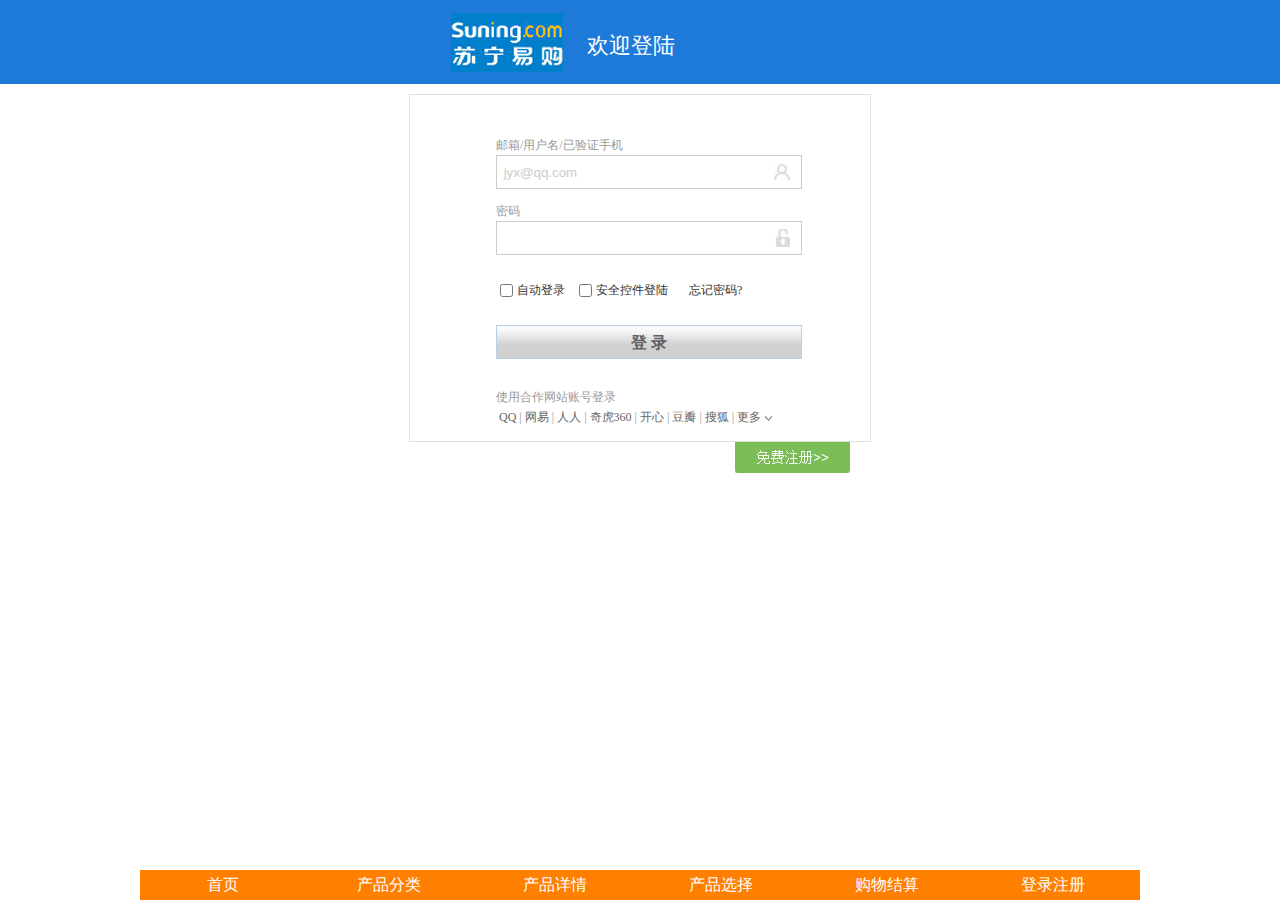
<file: vitae/htmlANDposter/ds/Login page.html>
<!DOCTYPE html PUBLIC "-//W3C//DTD XHTML 1.0 Transitional//EN" "http://www.w3.org/TR/xhtml1/DTD/xhtml1-transitional.dtd">
<html xmlns="http://www.w3.org/1999/xhtml">
<head>
<meta http-equiv="Content-Type" content="text/html; charset=utf-8" />
<title>登录页</title>
<link type="text/css" href="style/reset.css" rel="stylesheet">
<link type="text/css" href="style/main.css" rel="stylesheet">
</head>

<body>
<div class="comWidth fixBar clearfix">
  <ul>
    <a href="index.html"><li>首页</li></a>
    <a href="Product classification.html"><li>产品分类</li></a>
    <a href="Product details.html"><li>产品详情</li></a>
    <a href="Screen.html"><li>产品选择</li></a>
    <a href="Shop car and Settlement.html"><li>购物结算</li></a>
    <a href="Login page.html"><li class="buwei"><li>登录注册</li></a>
  </ul>
</div>
<div class="heardBar">
  <div class="logoBar">
    <div class="comWidth LoginTit">
      <div class="logo clearfix">
        <a href="#"><img src="image/icon/logo.png" alt="苏宁网" /></a>
        <p>欢迎登陆</p>
      </div>
    </div>
  </div>
</div>

<div class="hr_10"></div>

<div class="loginBox LoginTit">
  <div class="hr_42"></div>
  <form>
    <div class="login_info">
      <p>邮箱/用户名/已验证手机</p>
      <input type="text" class="loguser" value="jyx@qq.com" />
    </div>
    <div class="login_info">
      <p>密码</p>
      <input type="text" class="loglock" value="" />
    </div>

    <div class="login_options">
      <label><input type="checkbox" class="" /><span>自动登录</span></label><label><input type="checkbox" class="" /><span>安全控件登陆</span>&nbsp;<a href="#"><span>忘记密码?</span></a></label>
    </div>
    
    <div class="login_in">
      <input class="" type="submit" value="登 录" />
    </div>

  </form>
  
  <div class="login_other">
    <p class="word">使用合作网站账号登录</p>
    <p class="link"><a href="#">QQ</a><i>|</i><a href="#">网易</a><i>|</i><a href="#">人人</a><i>|</i><a href="#">奇虎360</a><i>|</i><a href="#">开心</a><i>|</i><a href="#">豆瓣</a><i>|</i><a href="#">搜狐</a><i>|</i><a class="more_login" href="#">更多<em></em>
     </a>
    </p>
  </div>
</div>

<div class="free_regi LoginTit">
 <a href="#"><img src="image/image/Free_registration.jpg" alt="" /></a>
</div>
    
  
      



<div class="hr_30"></div>


</body>
</html>
</file>
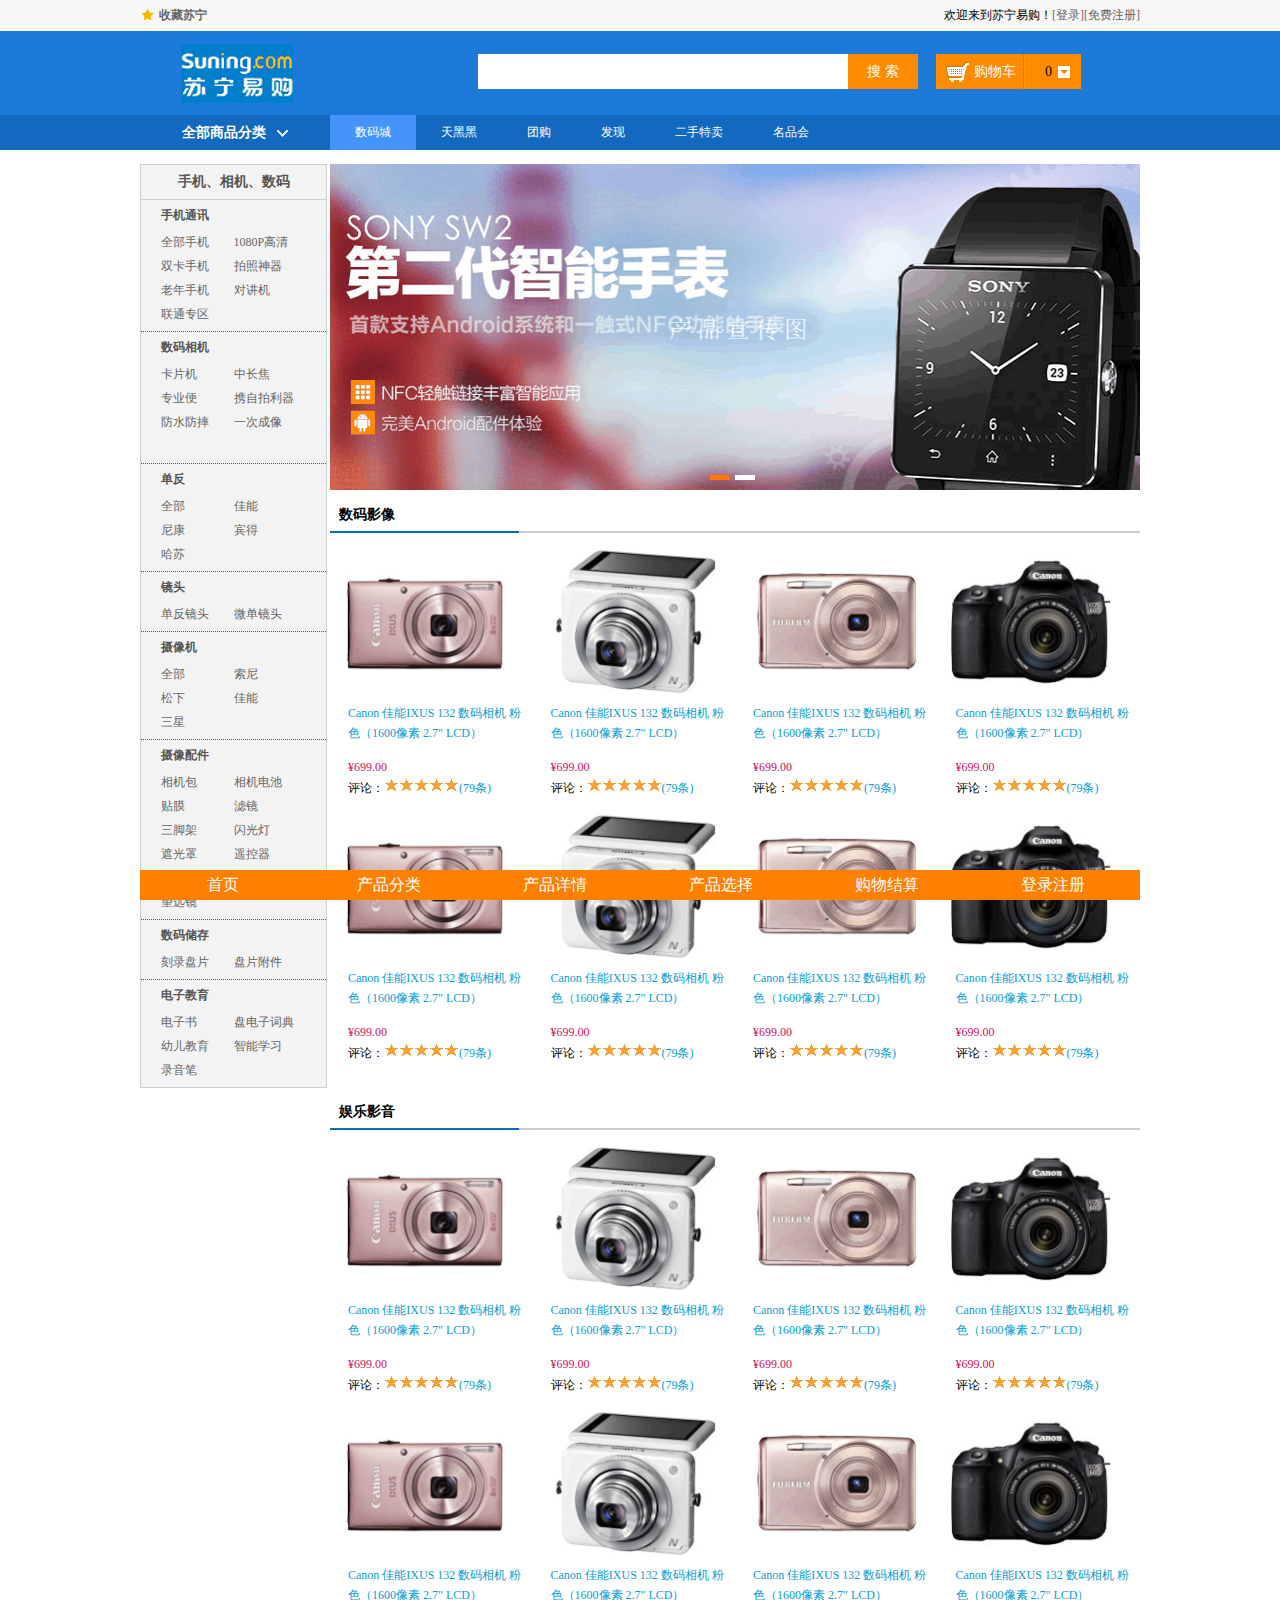
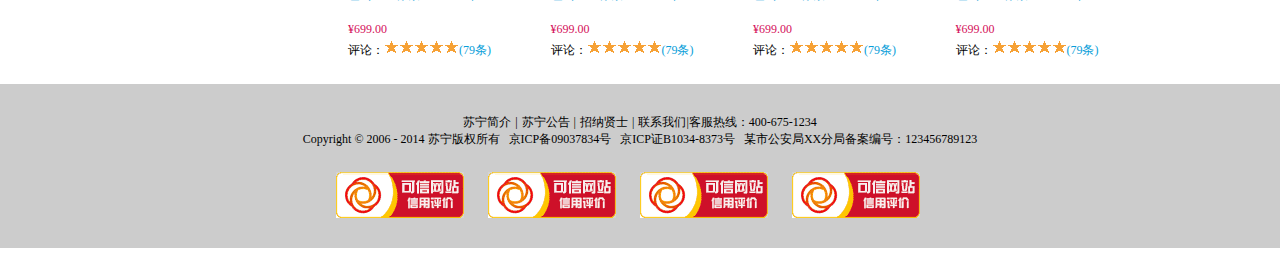
<file: vitae/htmlANDposter/ds/Product classification.html>
<!DOCTYPE html PUBLIC "-//W3C//DTD XHTML 1.0 Transitional//EN" "http://www.w3.org/TR/xhtml1/DTD/xhtml1-transitional.dtd">
<html xmlns="http://www.w3.org/1999/xhtml">
<head>
<meta http-equiv="Content-Type" content="text/html; charset=utf-8" />
<title>产品分类</title>
<link type="text/css" href="style/reset.css" rel="stylesheet">
<link type="text/css" href="style/main.css" rel="stylesheet">
</head>

<body>
<div class="comWidth fixBar clearfix">
  <ul>
    <a href="index.html"><li>首页</li></a>
    <a href="Product classification.html"><li>产品分类</li></a>
    <a href="Product details.html"><li>产品详情</li></a>
    <a href="Screen.html"><li>产品选择</li></a>
    <a href="Shop car and Settlement.html"><li>购物结算</li></a>
    <a href="Login page.html"><li class="buwei"><li>登录注册</li></a>
  </ul>
</div>
<div class="heardBar">
  <div class="topBar">
    <div class="comWidth">
      <div class="leftArea">
        <a href="#" class="collection">收藏苏宁</a>
      </div>
      <div class="rightArea">
      欢迎来到苏宁易购！<a href="#" >[登录]</a><a href="#">[免费注册]</a>
      </div>
    </div>
   </div>
  <div class="logoBar">
    <div class="comWidth">
      <div class="logo fl">
        <a href="#"><img src="image/icon/logo.png" alt="苏宁网" /></a>
      </div>
      <div class="search_Box fl">
        <input type="text" class="search_text fl" />
        <input type="button" value="搜 索" class="search_btn fr" />
      </div>
      <div class="shopCar fr">
        <span class="shoptext fl">购物车</span>
        <span class="shopNum fr">0</span>
      </div>
    </div>
  </div>
  <div class="navBox">
    <div class="comWidth">
      <div class="shopClass fl">
        <h3>全部商品分类<i></i></h3>
         <div class="shopClass_show hide">
           <dl class="shopClass_item">
             <dt><a href="#" class="a">手机</a> <a href="#" class="a">数码</a> <a href="#" class="b">合约机</a></dt>
             <dd><a href="#">荣耀3X</a> <a href="#">单反</a> <a href="#">智能设备</a></dd>
           </dl>
            <dl class="shopClass_item shopClass_active">
             <dt><a href="#" class="a">电脑</a> <a href="#" class="a">硬件外设</a> <a href="#" class="b">装机宝</a></dt>
             <dd><a href="#">笔记本</a> <a href="#">台式机</a> <a href="#">超极本</a> <a href="#">平板</a></dd>
           </dl>
            <dl class="shopClass_item">
             <dt><a href="#" class="a">大家电</a> </dt>
             <dd><a href="#">电视</a> <a href="#">空调</a> <a href="#">洗衣机</a> <a href="#">冰箱</a></dd>
           </dl>
            <dl class="shopClass_item">
             <dt><a href="#" class="a">厨房电器</a> <a href="#" class="a">生活电器</a> 
             <dd><a href="#">空气净化器</a> <a href="#">微波炉</a> <a href="#">取暖设备</a></dd>
           </dl>
            <dl class="shopClass_item">
             <dt><a href="#" class="a">食品/饮料/生鲜</a> <a href="#" class="b">粮油</a></dt>
             <dd><a href="#">进口</a> <a href="#">方便面</a> <a href="#">零食</a> <a href="#">保健</a></dd>
           </dl>
         </div>
         <div class="shopClass_List hide">
           <div class="shopList_cont">
              <dl class="shopList_item">
                <dt><a href="#">电脑整机</a></dt>
                <dd><a href="#">笔记本</a><a href="#">超极本</a><a href="#">上网本</a><a href="#">平板电脑</a><a href="#">台式机</a></dd>
             </dl>
              <dl class="shopList_item">
                <dt><a href="#">装机配件</a></dt>
                <dd><a href="#">CPU</a><a href="#">硬盘</a><a href="#">SSD固态硬盘</a><a href="#">内存</a><a href="#">显示</a><a href="#">器智能显示器</a><a href="#">主板</a><a href="#">显卡</a><a href="#">机箱</a><a href="#">电源散热器</a><a href="#">刻录机/光驱</a><a href="#">声卡</a><a href="#">拓展卡</a><a href="#">服务器配件</a><a href="#">DIY小附件</a><a href="#">装机/配件安装</a></dd>
             </dl>
             <dl class="shopList_item">
                <dt><a href="#">整机附件</a></dt>
                <dd><a href="#">电脑包</a><a href="#">电脑桌</a><a href="#">电池</a><a href="#">电源适配器</a><a href="#">贴膜</a><a href="#">清洁用品</a><a href="#">笔记本散热器</a><a href="#">USB拓展</a><a href="#">平板附件</a><a href="#">特色附件</a><a href="#">插座网线/电话线</a><a href="#">影音线材</a><a href="#">拓展卡</a><a href="#">电脑线材</a></dd>
             </dl>
              <dl class="shopList_item">
                <dt><a href="#">电脑外设</a></dt>
                <dd><a href="#">鼠标</a><a href="#">键盘</a><a href="#">游戏外设</a><a href="#">移动硬盘</a><a href="#">摄像头</a><a href="#">高清播放器</a><a href="#">外置盒</a><a href="#">移动硬盘包</a><a href="#">手写板/绘图板</a></dd>
             </dl>
              <dl class="shopList_item">
                <dt><a href="#">网络设备</a></dt>
                <dd><a href="#">路由器</a><a href="#">网卡</a><a href="#">3G无线上网</a><a href="#">交换机</a><a href="#">网络储存</a><a href="#">布线工具</a><a href="#">网络配件</a><a href="#">正版软件</a></dd>
             </dl>
             <dl class="shopList_item">
                <dt><a href="#">音频设备</a></dt>
                <dd><a href="#">音响</a><a href="#">耳机/耳麦</a><a href="#">麦克风</a><a href="#">交换机</a><a href="#">声卡</a><a href="#">音频附件</a><a href="#">录音笔</a></dd>
             </dl>
             <div class="shopList_links">
           <a href="#">电脑整机频道<span></span></a><a href="#">硬件/外设频道<span></span></a>
             </div>
           </div>
         </div>
         
      </div>
      <ul class="nav fl">
        <li><a href="#" class="active">数码城</a></li>
        <li><a href="#">天黑黑</a></li>
        <li><a href="#">团购</a></li>
        <li><a href="#">发现</a></li>
        <li><a href="#">二手特卖</a></li>
        <li><a href="#">名品会</a></li>
      </ul>
    </div>
  </div>
</div>

<div class="banner_P comWidth clearfix">
  <div class="leftArea clearfix">
    <h3 class="product_class">手机、相机、数码</h3>
    <div class="product_item">
      <h3>手机通讯</h3>
      <ul class="productList clearfix">
        <li><a href="#">全部手机</a></li>
        <li><a href="#">1080P高清</a></li>
        <li><a href="#">双卡手机</a></li>
        <li><a href="#">拍照神器</a></li>
        <li><a href="#">老年手机</a></li>
        <li><a href="#">对讲机</a></li>
        <li><a href="#">联通专区</a></li>
      </ul>
    </div>
    <div class="product_item">
      <h3>数码相机</h3>
      <ul class="productList clearfix">
        <li><a href="#">卡片机</a></li>
        <li><a href="#">中长焦</a></li>
        <li><a href="#">专业便</a></li>
        <li><a href="#">携自拍利器</a></li>
        <li><a href="#">防水防摔</a></li>
        <li><a href="#">一次成像</a></li>
        <li><a href="#">&nbsp;&nbsp;&nbsp;</a></li>
        <li><a href="#">&nbsp;&nbsp;</a></li>
      </ul>
    </div><div class="product_item">
      <h3>单反</h3>
      <ul class="productList clearfix">
        <li><a href="#">全部</a></li>
        <li><a href="#">佳能</a></li>
        <li><a href="#">尼康</a></li>
        <li><a href="#">宾得</a></li>
        <li><a href="#">哈苏</a></li>        
      </ul>
    </div><div class="product_item">
      <h3>镜头</h3>
      <ul class="productList clearfix">
        <li><a href="#">单反镜头</a></li>
        <li><a href="#">微单镜头</a></li>
      </ul>
    </div><div class="product_item">
      <h3>摄像机</h3>
      <ul class="productList clearfix">
        <li><a href="#">全部</a></li>
        <li><a href="#">索尼</a></li>
        <li><a href="#">松下</a></li>
        <li><a href="#">佳能</a></li>
        <li><a href="#">三星</a></li>
      </ul>
    </div><div class="product_item">
      <h3>摄像配件</h3>
      <ul class="productList clearfix">
        <li><a href="#">相机包</a></li>
        <li><a href="#">相机电池</a></li>
        <li><a href="#">贴膜</a></li>
        <li><a href="#">滤镜</a></li>
        <li><a href="#">三脚架</a></li>
        <li><a href="#">闪光灯</a></li>
        <li><a href="#">遮光罩</a></li>
        <li><a href="#">遥控器</a></li>
        <li><a href="#">专业配件</a></li>
        <li><a href="#">清洁用品</a></li>
        <li><a href="#">望远镜</a></li>
      </ul>
    </div><div class="product_item">
      <h3>数码储存</h3>
      <ul class="productList clearfix">
        <li><a href="#">刻录盘片</a></li>
        <li><a href="#">盘片附件</a></li>
      </ul>
    </div><div class="product_item footer">
      <h3>电子教育</h3>
      <ul class="productList clearfix">
        <li><a href="#">电子书</a></li>
        <li><a href="#">盘电子词典</a></li>
        <li><a href="#">幼儿教育</a></li>
        <li><a href="#">智能学习</a></li>
        <li><a href="#">录音笔</a></li>
      </ul>
    </div>
  </div>
  <div class="rightArea clearfix">
   <div class="banner_img banner_big">
    <ul class="imgBox">
      <li><a href="#"><img src="image/banner/image_1.png" alt="手表" /></a></li>
      <li><a href="#"><img src="image/banner/image_2.png" alt="手表" /></a></li>
    </ul>
    <div class="imgNum">
      <a href="#" class="active"></a><a href="#"></a>
    </div>
   </div>
   <div class="hr_8"></div>
   <div class="List_tite">
     <h3>数码影像</h3>
   </div>
   <div class="product_List clearfix">
     <div class="list_Item">
      <div class="img_Item">
        <a href="#"><img src="image/image/List_item1.png" alt="shuma" /></a>
      </div>
      <p><a href="#">Canon&nbsp;佳能IXUS&nbsp;132&nbsp;数码相机&nbsp;粉色（1600像素&nbsp;2.7"&nbsp;LCD）</a></p>
      <p class="money">&yen;699.00</p>
      <p>评论：<span class="star"></span><span class="star"></span><span class="star"></span><span class="star"></span><span class="star"></span><a href="#">(79条)</a></p>
     </div>
     <div class="list_Item">
      <div class="img_Item">
        <a href="#"><img src="image/image/List_item2.png" alt="shuma" /></a>
      </div>
      <p><a href="#">Canon&nbsp;佳能IXUS&nbsp;132&nbsp;数码相机&nbsp;粉色（1600像素&nbsp;2.7"&nbsp;LCD）</a></p>
      <p class="money">&yen;699.00</p>
      <p>评论：<span class="star"></span><span class="star"></span><span class="star"></span><span class="star"></span><span class="star"></span><a href="#">(79条)</a></p>
     </div>
     <div class="list_Item">
      <div class="img_Item">
        <a href="#"><img src="image/image/List_item3.png" alt="shuma" /></a>
      </div>
      <p><a href="#">Canon&nbsp;佳能IXUS&nbsp;132&nbsp;数码相机&nbsp;粉色（1600像素&nbsp;2.7"&nbsp;LCD）</a></p>
      <p class="money">&yen;699.00</p>
      <p>评论：<span class="star"></span><span class="star"></span><span class="star"></span><span class="star"></span><span class="star"></span><a href="#">(79条)</a></p>
     </div>
     <div class="list_Item">
      <div class="img_Item">
        <a href="#"><img src="image/image/List_item4.png" alt="shuma" /></a>
      </div>
      <p><a href="#">Canon&nbsp;佳能IXUS&nbsp;132&nbsp;数码相机&nbsp;粉色（1600像素&nbsp;2.7"&nbsp;LCD）</a></p>
      <p class="money">&yen;699.00</p>
      <p>评论：<span class="star"></span><span class="star"></span><span class="star"></span><span class="star"></span><span class="star"></span><a href="#">(79条)</a></p>
     </div>
     <div class="list_Item">
      <div class="img_Item">
        <a href="#"><img src="image/image/List_item1.png" alt="shuma" /></a>
      </div>
      <p><a href="#">Canon&nbsp;佳能IXUS&nbsp;132&nbsp;数码相机&nbsp;粉色（1600像素&nbsp;2.7"&nbsp;LCD）</a></p>
      <p class="money">&yen;699.00</p>
      <p>评论：<span class="star"></span><span class="star"></span><span class="star"></span><span class="star"></span><span class="star"></span><a href="#">(79条)</a></p>
     </div>
     <div class="list_Item">
      <div class="img_Item">
        <a href="#"><img src="image/image/List_item2.png" alt="shuma" /></a>
      </div>
      <p><a href="#">Canon&nbsp;佳能IXUS&nbsp;132&nbsp;数码相机&nbsp;粉色（1600像素&nbsp;2.7"&nbsp;LCD）</a></p>
      <p class="money">&yen;699.00</p>
      <p>评论：<span class="star"></span><span class="star"></span><span class="star"></span><span class="star"></span><span class="star"></span><a href="#">(79条)</a></p>
     </div>
      <div class="list_Item">
      <div class="img_Item">
        <a href="#"><img src="image/image/List_item3.png" alt="shuma" /></a>
      </div>
      <p><a href="#">Canon&nbsp;佳能IXUS&nbsp;132&nbsp;数码相机&nbsp;粉色（1600像素&nbsp;2.7"&nbsp;LCD）</a></p>
      <p class="money">&yen;699.00</p>
      <p>评论：<span class="star"></span><span class="star"></span><span class="star"></span><span class="star"></span><span class="star"></span><a href="#">(79条)</a></p>
     </div>
      <div class="list_Item">
      <div class="img_Item">
        <a href="#"><img src="image/image/List_item4.png" alt="shuma" /></a>
      </div>
      <p><a href="#">Canon&nbsp;佳能IXUS&nbsp;132&nbsp;数码相机&nbsp;粉色（1600像素&nbsp;2.7"&nbsp;LCD）</a></p>
      <p class="money">&yen;699.00</p>
      <p>评论：<span class="star"></span><span class="star"></span><span class="star"></span><span class="star"></span><span class="star"></span><a href="#">(79条)</a></p>
     </div>
   </div>
   <div class="hr_8"></div>
   <div class="List_tite">
     <h3>娱乐影音</h3>
   </div>
   <div class="product_List clearfix">
     <div class="list_Item">
      <div class="img_Item">
        <a href="#"><img src="image/image/List_item1.png" alt="shuma" /></a>
      </div>
      <p><a href="#">Canon&nbsp;佳能IXUS&nbsp;132&nbsp;数码相机&nbsp;粉色（1600像素&nbsp;2.7"&nbsp;LCD）</a></p>
      <p class="money">&yen;699.00</p>
      <p>评论：<span class="star"></span><span class="star"></span><span class="star"></span><span class="star"></span><span class="star"></span><a href="#">(79条)</a></p>
     </div>
     <div class="list_Item">
      <div class="img_Item">
        <a href="#"><img src="image/image/List_item2.png" alt="shuma" /></a>
      </div>
      <p><a href="#">Canon&nbsp;佳能IXUS&nbsp;132&nbsp;数码相机&nbsp;粉色（1600像素&nbsp;2.7"&nbsp;LCD）</a></p>
      <p class="money">&yen;699.00</p>
      <p>评论：<span class="star"></span><span class="star"></span><span class="star"></span><span class="star"></span><span class="star"></span><a href="#">(79条)</a></p>
     </div>
     <div class="list_Item">
      <div class="img_Item">
        <a href="#"><img src="image/image/List_item3.png" alt="shuma" /></a>
      </div>
      <p><a href="#">Canon&nbsp;佳能IXUS&nbsp;132&nbsp;数码相机&nbsp;粉色（1600像素&nbsp;2.7"&nbsp;LCD）</a></p>
      <p class="money">&yen;699.00</p>
      <p>评论：<span class="star"></span><span class="star"></span><span class="star"></span><span class="star"></span><span class="star"></span><a href="#">(79条)</a></p>
     </div>
     <div class="list_Item">
      <div class="img_Item">
        <a href="#"><img src="image/image/List_item4.png" alt="shuma" /></a>
      </div>
      <p><a href="#">Canon&nbsp;佳能IXUS&nbsp;132&nbsp;数码相机&nbsp;粉色（1600像素&nbsp;2.7"&nbsp;LCD）</a></p>
      <p class="money">&yen;699.00</p>
      <p>评论：<span class="star"></span><span class="star"></span><span class="star"></span><span class="star"></span><span class="star"></span><a href="#">(79条)</a></p>
     </div>
     <div class="list_Item">
      <div class="img_Item">
        <a href="#"><img src="image/image/List_item1.png" alt="shuma" /></a>
      </div>
      <p><a href="#">Canon&nbsp;佳能IXUS&nbsp;132&nbsp;数码相机&nbsp;粉色（1600像素&nbsp;2.7"&nbsp;LCD）</a></p>
      <p class="money">&yen;699.00</p>
      <p>评论：<span class="star"></span><span class="star"></span><span class="star"></span><span class="star"></span><span class="star"></span><a href="#">(79条)</a></p>
     </div>
     <div class="list_Item">
      <div class="img_Item">
        <a href="#"><img src="image/image/List_item2.png" alt="shuma" /></a>
      </div>
      <p><a href="#">Canon&nbsp;佳能IXUS&nbsp;132&nbsp;数码相机&nbsp;粉色（1600像素&nbsp;2.7"&nbsp;LCD）</a></p>
      <p class="money">&yen;699.00</p>
      <p>评论：<span class="star"></span><span class="star"></span><span class="star"></span><span class="star"></span><span class="star"></span><a href="#">(79条)</a></p>
     </div>
      <div class="list_Item">
      <div class="img_Item">
        <a href="#"><img src="image/image/List_item3.png" alt="shuma" /></a>
      </div>
      <p><a href="#">Canon&nbsp;佳能IXUS&nbsp;132&nbsp;数码相机&nbsp;粉色（1600像素&nbsp;2.7"&nbsp;LCD）</a></p>
      <p class="money">&yen;699.00</p>
      <p>评论：<span class="star"></span><span class="star"></span><span class="star"></span><span class="star"></span><span class="star"></span><a href="#">(79条)</a></p>
     </div>
      <div class="list_Item">
      <div class="img_Item">
        <a href="#"><img src="image/image/List_item4.png" alt="shuma" /></a>
      </div>
      <p><a href="#">Canon&nbsp;佳能IXUS&nbsp;132&nbsp;数码相机&nbsp;粉色（1600像素&nbsp;2.7"&nbsp;LCD）</a></p>
      <p class="money">&yen;699.00</p>
      <p>评论：<span class="star"></span><span class="star"></span><span class="star"></span><span class="star"></span><span class="star"></span><a href="#">(79条)</a></p>
     </div>
   </div>
  </div>
</div>

<div class="height_25px"></div>
<div class="copyRight">
   <p><a href="#">苏宁简介</a><i>|</i><a href="#">苏宁公告</a><i>|</i><a href="#">招纳贤士</a><i>|</i>联系我们|客服热线：400-675-1234</p>
  <p>Copyright &copy; 2006 - 2014 苏宁版权所有&nbsp;&nbsp;&nbsp;京ICP备09037834号&nbsp;&nbsp;&nbsp;京ICP证B1034-8373号&nbsp;&nbsp;&nbsp;某市公安局XX分局备案编号：123456789123</p>
  <p class="webLinks"><a href="#"><img src="image/image/web_Links.png" alt="links" /></a><a href="#"><img src="image/image/web_Links.png" alt="links" /></a><a href="#"><img src="image/image/web_Links.png" alt="links" /></a><a href="#"><img src="image/image/web_Links.png" alt="links" /></a></p>
</div>

<div class="hr_30"></div>
</body>
</html>
</file>
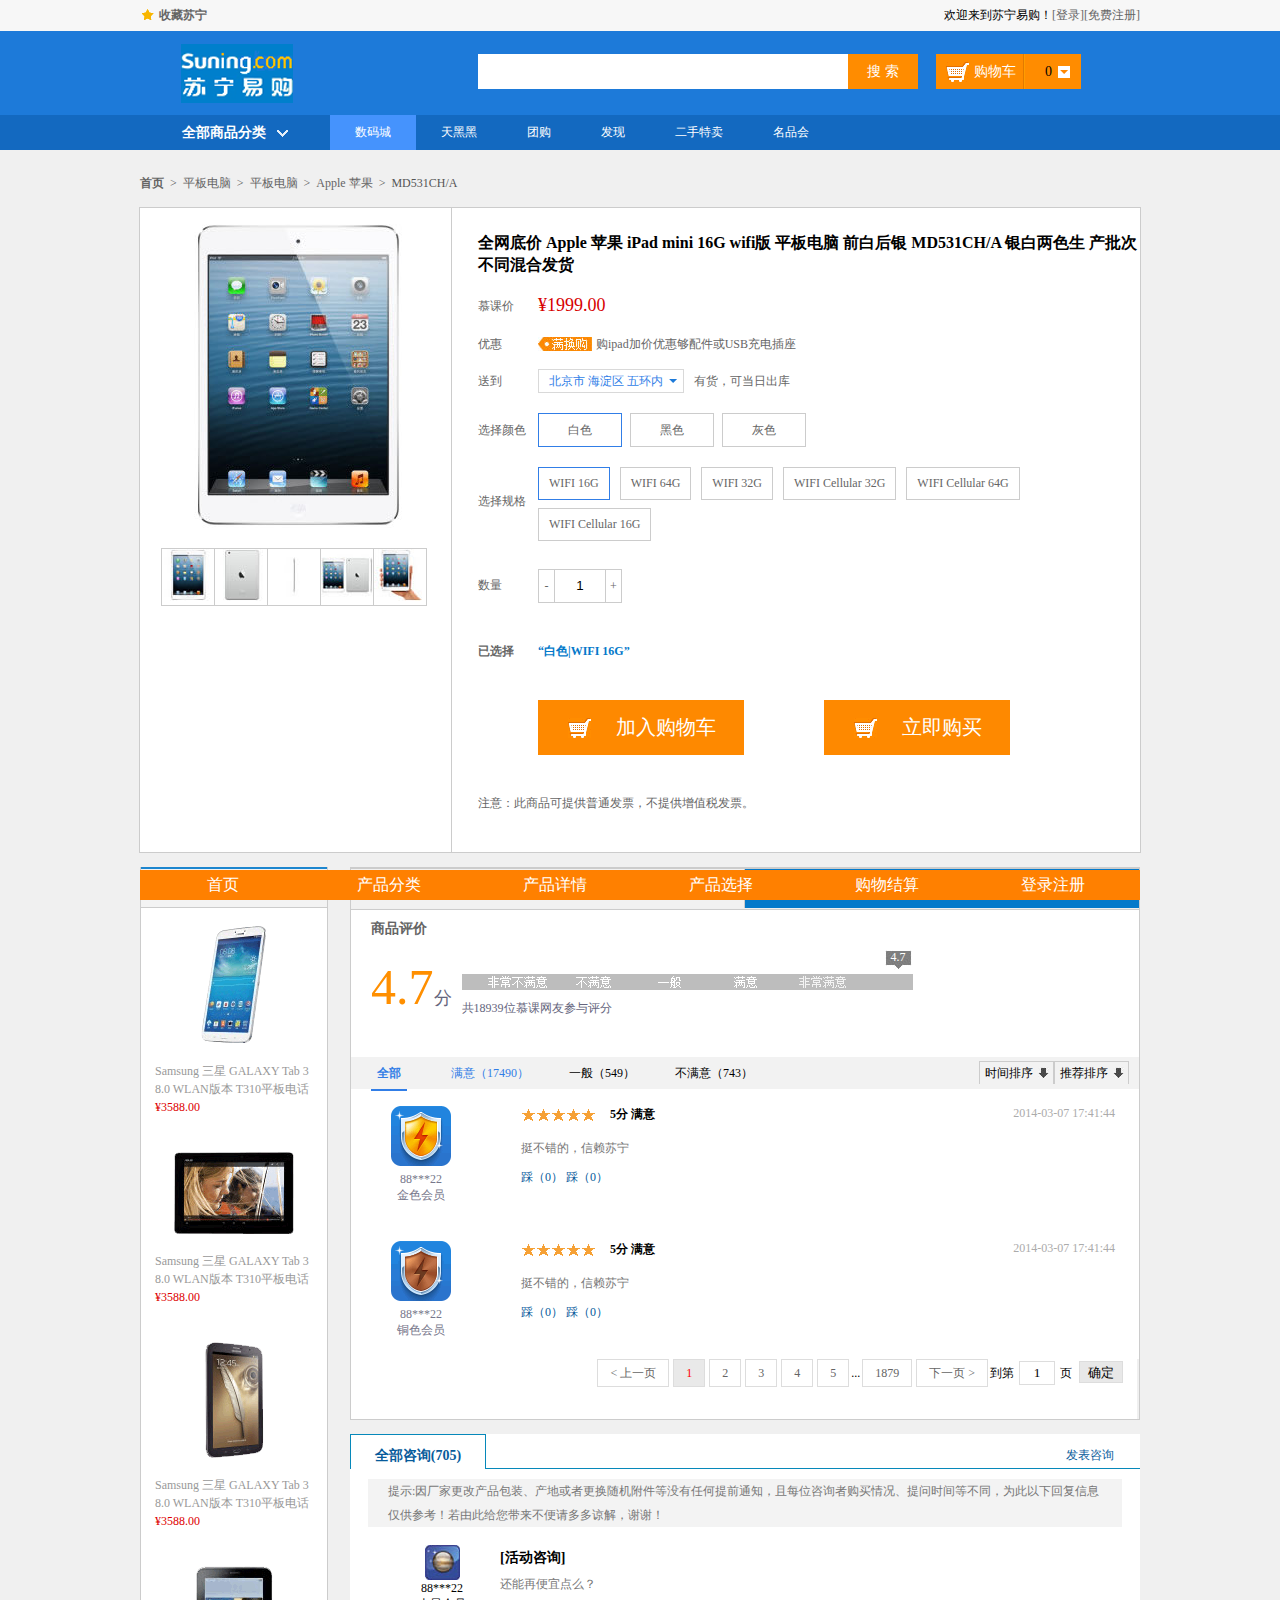
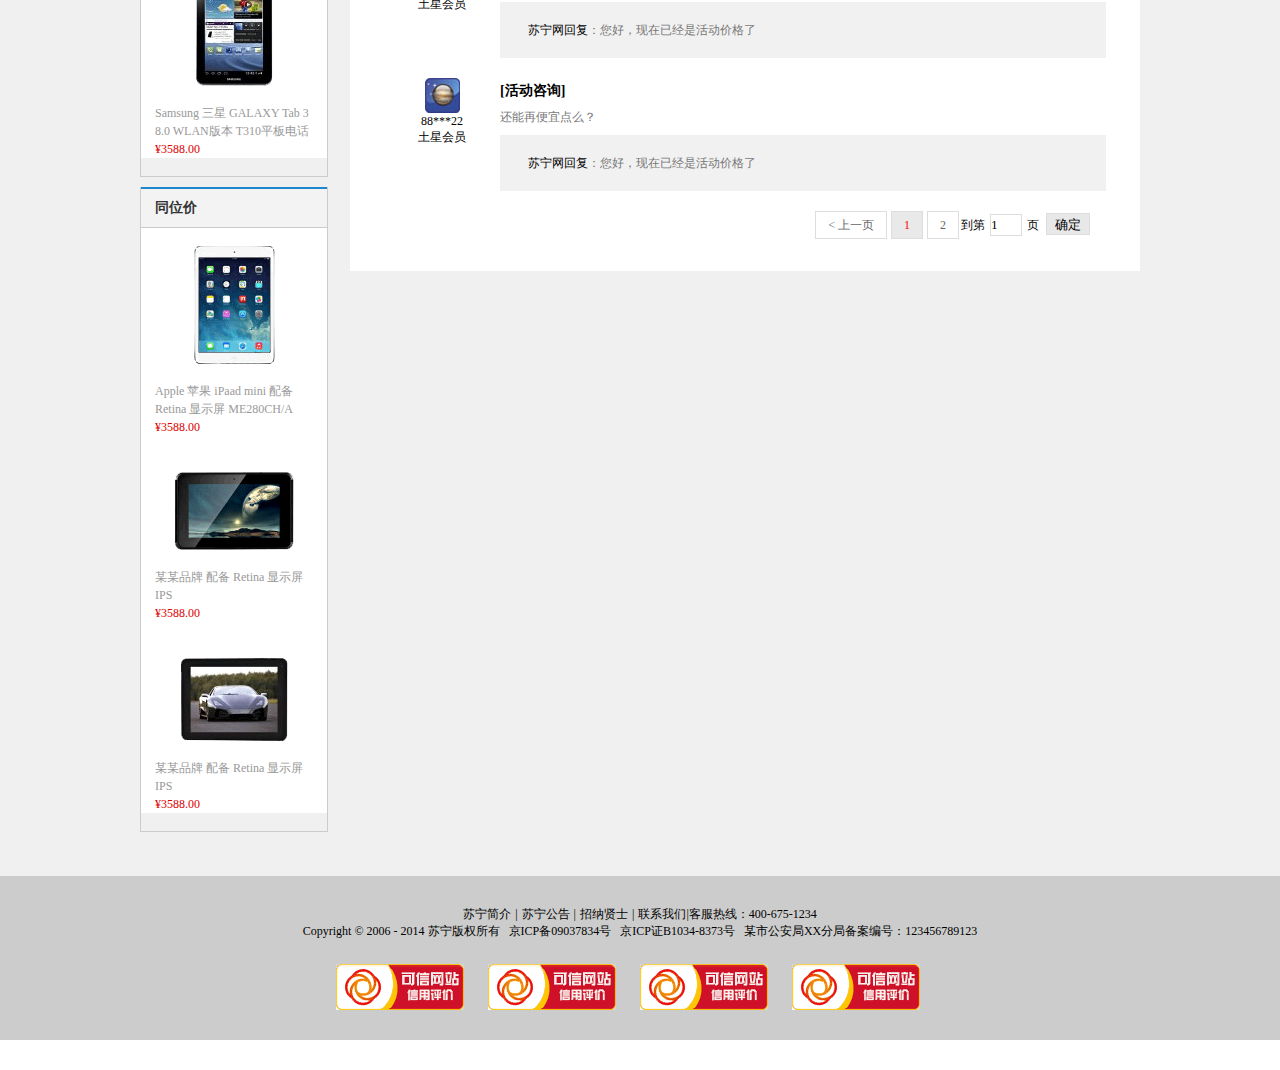
<file: vitae/htmlANDposter/ds/Product details.html>
<!DOCTYPE html PUBLIC "-//W3C//DTD XHTML 1.0 Transitional//EN" "http://www.w3.org/TR/xhtml1/DTD/xhtml1-transitional.dtd">
<html xmlns="http://www.w3.org/1999/xhtml">
<head>
<meta http-equiv="Content-Type" content="text/html; charset=utf-8" />
<title>商品详情</title>
<link type="text/css" href="style/reset.css" rel="stylesheet">
<link type="text/css" href="style/main.css" rel="stylesheet">
</head>

<body class="Light_gray">
<div class="comWidth fixBar clearfix">
  <ul>
    <a href="index.html"><li>首页</li></a>
    <a href="Product classification.html"><li>产品分类</li></a>
    <a href="Product details.html"><li>产品详情</li></a>
    <a href="Screen.html"><li>产品选择</li></a>
    <a href="Shop car and Settlement.html"><li>购物结算</li></a>
    <a href="Login page.html"><li class="buwei"><li>登录注册</li></a>
  </ul>
</div>
<div class="heardBar">
  <div class="topBar">
    <div class="comWidth">
      <div class="leftArea">
        <a href="#" class="collection">收藏苏宁</a>
      </div>
      <div class="rightArea">
      欢迎来到苏宁易购！<a href="#" >[登录]</a><a href="#">[免费注册]</a>
      </div>
    </div>
   </div>
  <div class="logoBar">
    <div class="comWidth">
      <div class="logo fl">
        <a href="#"><img src="image/icon/logo.png" alt="苏宁网" /></a>
      </div>
      <div class="search_Box fl">
        <input type="text" class="search_text fl" />
        <input type="button" value="搜 索" class="search_btn fr" />
      </div>
      <div class="shopCar fr">
        <span class="shoptext fl">购物车</span>
        <span class="shopNum fr">0</span>
      </div>
    </div>
  </div>
  <div class="navBox">
    <div class="comWidth">
      <div class="shopClass fl">
        <h3>全部商品分类<i></i></h3>
         <div class="shopClass_show hide">
           <dl class="shopClass_item">
             <dt><a href="#" class="a">手机</a> <a href="#" class="a">数码</a> <a href="#" class="b">合约机</a></dt>
             <dd><a href="#">荣耀3X</a> <a href="#">单反</a> <a href="#">智能设备</a></dd>
           </dl>
            <dl class="shopClass_item shopClass_active">
             <dt><a href="#" class="a">电脑</a> <a href="#" class="a">硬件外设</a> <a href="#" class="b">装机宝</a></dt>
             <dd><a href="#">笔记本</a> <a href="#">台式机</a> <a href="#">超极本</a> <a href="#">平板</a></dd>
           </dl>
            <dl class="shopClass_item">
             <dt><a href="#" class="a">大家电</a> </dt>
             <dd><a href="#">电视</a> <a href="#">空调</a> <a href="#">洗衣机</a> <a href="#">冰箱</a></dd>
           </dl>
            <dl class="shopClass_item">
             <dt><a href="#" class="a">厨房电器</a> <a href="#" class="a">生活电器</a> 
             <dd><a href="#">空气净化器</a> <a href="#">微波炉</a> <a href="#">取暖设备</a></dd>
           </dl>
            <dl class="shopClass_item">
             <dt><a href="#" class="a">食品/饮料/生鲜</a> <a href="#" class="b">粮油</a></dt>
             <dd><a href="#">进口</a> <a href="#">方便面</a> <a href="#">零食</a> <a href="#">保健</a></dd>
           </dl>
         </div>
         <div class="shopClass_List hide">
           <div class="shopList_cont">
              <dl class="shopList_item">
                <dt><a href="#">电脑整机</a></dt>
                <dd><a href="#">笔记本</a><a href="#">超极本</a><a href="#">上网本</a><a href="#">平板电脑</a><a href="#">台式机</a></dd>
             </dl>
              <dl class="shopList_item">
                <dt><a href="#">装机配件</a></dt>
                <dd><a href="#">CPU</a><a href="#">硬盘</a><a href="#">SSD固态硬盘</a><a href="#">内存</a><a href="#">显示</a><a href="#">器智能显示器</a><a href="#">主板</a><a href="#">显卡</a><a href="#">机箱</a><a href="#">电源散热器</a><a href="#">刻录机/光驱</a><a href="#">声卡</a><a href="#">拓展卡</a><a href="#">服务器配件</a><a href="#">DIY小附件</a><a href="#">装机/配件安装</a></dd>
             </dl>
             <dl class="shopList_item">
                <dt><a href="#">整机附件</a></dt>
                <dd><a href="#">电脑包</a><a href="#">电脑桌</a><a href="#">电池</a><a href="#">电源适配器</a><a href="#">贴膜</a><a href="#">清洁用品</a><a href="#">笔记本散热器</a><a href="#">USB拓展</a><a href="#">平板附件</a><a href="#">特色附件</a><a href="#">插座网线/电话线</a><a href="#">影音线材</a><a href="#">拓展卡</a><a href="#">电脑线材</a></dd>
             </dl>
              <dl class="shopList_item">
                <dt><a href="#">电脑外设</a></dt>
                <dd><a href="#">鼠标</a><a href="#">键盘</a><a href="#">游戏外设</a><a href="#">移动硬盘</a><a href="#">摄像头</a><a href="#">高清播放器</a><a href="#">外置盒</a><a href="#">移动硬盘包</a><a href="#">手写板/绘图板</a></dd>
             </dl>
              <dl class="shopList_item">
                <dt><a href="#">网络设备</a></dt>
                <dd><a href="#">路由器</a><a href="#">网卡</a><a href="#">3G无线上网</a><a href="#">交换机</a><a href="#">网络储存</a><a href="#">布线工具</a><a href="#">网络配件</a><a href="#">正版软件</a></dd>
             </dl>
             <dl class="shopList_item">
                <dt><a href="#">音频设备</a></dt>
                <dd><a href="#">音响</a><a href="#">耳机/耳麦</a><a href="#">麦克风</a><a href="#">交换机</a><a href="#">声卡</a><a href="#">音频附件</a><a href="#">录音笔</a></dd>
             </dl>
             <div class="shopList_links">
           <a href="#">电脑整机频道<span></span></a><a href="#">硬件/外设频道<span></span></a>
             </div>
           </div>
         </div>
         
      </div>
      <ul class="nav fl">
        <li><a href="#" class="active">数码城</a></li>
        <li><a href="#">天黑黑</a></li>
        <li><a href="#">团购</a></li>
        <li><a href="#">发现</a></li>
        <li><a href="#">二手特卖</a></li>
        <li><a href="#">名品会</a></li>
      </ul>
    </div>
  </div>
</div>

<div class="Now_location comWidth">
  <strong><a href="#">首页</a></strong>
  <span>&nbsp;&gt;&nbsp;</span>
  <a href="#">平板电脑</a>
  <span>&nbsp;&gt;&nbsp;</span>
  <a href="#">平板电脑</a>
  <span>&nbsp;&gt;&nbsp;</span>
  <a href="#"> Apple 苹果</a>
  <span>&nbsp;&gt;&nbsp;</span>
  <em>MD531CH/A</em>
</div>
   
<div class="Img_show comWidth clearfix">
  <div class="leftArea">
    <div class="Product_Img">
      <div class="img_big"><img src="image/image/bigImg.jpg" alt="bigImg" /></div>
      <ul class="img_small clearfix">
        <li  class="active"><a href="#"><img src="image/image/smallImg01.jpg" alt="smallImg" /></a></li>
        <li><a href="#"><img src="image/image/smallImg02.jpg" alt="smallImg" /></a></li>
        <li><a href="#"><img src="image/image/smallImg03.jpg" alt="smallImg" /></a></li>
        <li><a href="#"><img src="image/image/smallImg04.jpg" alt="smallImg" /></a></li>
        <li><a href="#"><img src="image/image/smallImg05.jpg" alt="smallImg" /></a></li>
      </ul>
    </div>
  </div>
  
  <div class="rightArea">
    <div class="Product_screen">
      <h3>全网底价 Apple 苹果 iPad mini 16G wifi版 平板电脑 前白后银 MD531CH/A 银白两色生
产批次不同混合发货</h3>
      <div class="options_Item clearfix">
        <span class="Name money_name">慕课价</span>
        <span><em>&yen;1999.00</em></span>
      </div>
      <div class="options_Item clearfix">
        <span class="Name">优惠</span>
        <span class="Explain">购ipad加价优惠够配件或USB充电插座</span>
      </div>
      <div class="options_Item address_dis clearfix">
        <span class="Name">送到</span>
        <span class="select">
          <p>北京市 海淀区 五环内</p>
          <i></i>
          <ul class="show_select clearfix">
            <li>北京市 朝阳区 二环内</li>
            <li>北京市 丰台区 四环内</li>
            <li>北京市 石景山区 三环内</li>
          </ul>
        </span>
        <span>有货，可当日出库</span>
      </div>
      <div class="options_Item clearfix">
        <span class="Name color_name">选择颜色</span>
        <span class="color_Scr clearfix">
          <div class="color active">白色</div>
          <div class="color">黑色</div>
          <div class="color">灰色</div>  
        </span>
      </div>
      <div class="options_Item clearfix">
        <span class="Name size_name">选择规格</span>
        <span class="size_Scr clearfix">
          <div class="size active">WIFI 16G</div>
          <div class="size">WIFI 64G</div>
          <div class="size">WIFI 32G</div>
          <div class="size">WIFI Cellular 32G</div>
          <div class="size">WIFI Cellular 64G</div>
          <div class="size">WIFI Cellular 16G</div>
        </span>
      </div>
      <div class="options_Item clearfix">
        <span class="Name number_name">数量</span>
        <span class="number_Scr clearfix">
          <div class="reduce">-</div>
          <input type="text" value="1" />
          <div class="plus">+</div>  
        </span>
      </div>
      <div class="options_Item Choose clearfix">
        <span class="Name choose_number">已选择</span>
        <span class="choose_Scr">“白色|WIFI 16G”</span>
      </div>
      <div class="options_Item clearfix">
        <span class="Name">&nbsp;</span>
        <span class="button_Scr"><a href="#">加入购物车</a><a href="#">立即购买</a></span>
      </div>
      <div class="options_Item clearfix">
        <span class="Notes">注意：此商品可提供普通发票，不提供增值税发票。</span>
      </div>
    </div>
  </div>
</div>

<div class="prpduct_Etn comWidth clearfix">
  <div class="leftArea clearfix">
    <div class="Etn_box clearfix">
      <h3>同位价</h3>
      <div class="Etn_shop">
        <div class="Etn_shop_money">
         <div class="Etn_shop_img"><a href="#"><img src="image/image/Etn_shop_img01.png" alt="snaxing" /></a></div>
         <p>Samsung 三星 GALAXY Tab 3 8.0 WLAN版本 T310平板电话</p>
         <p><em>&yen;3588.00</em></p>
        </div>
        <div class="Etn_shop_money">
         <div class="Etn_shop_img"><a href="#"><img src="image/image/Etn_shop_img02.png" alt="snaxing" /></a></div>
         <p>Samsung 三星 GALAXY Tab 3 8.0 WLAN版本 T310平板电话</p>
         <p><em>&yen;3588.00</em></p>
        </div>
        <div class="Etn_shop_money">
         <div class="Etn_shop_img"><a href="#"><img src="image/image/Etn_shop_img03.png" alt="snaxing" /></a></div>
         <p>Samsung 三星 GALAXY Tab 3 8.0 WLAN版本 T310平板电话</p>
         <p><em>&yen;3588.00</em></p>
        </div>
        <div class="Etn_shop_money">
         <div class="Etn_shop_img"><a href="#"><img src="image/image/Etn_shop_img04.png" alt="snaxing" /></a></div>
         <p>Samsung 三星 GALAXY Tab 3 8.0 WLAN版本 T310平板电话</p>
         <p><em>&yen;3588.00</em></p>
        </div>
      </div>
    </div>
    <div class="Etn_box clearfix">
      <h3>同位价</h3>
      <div class="Etn_shop">
        <div class="Etn_shop_money">
         <div class="Etn_shop_img"><a href="#"><img src="image/image/Etn_shop_img05.png" alt="snaxing" /></a></div>
         <p>Apple 苹果 iPaad mini 配备 Retina 显示屏 ME280CH/A </p>
         <p><em>&yen;3588.00</em></p>
        </div>
        <div class="Etn_shop_money">
         <div class="Etn_shop_img"><a href="#"><img src="image/image/Etn_shop_img06.png" alt="snaxing" /></a></div>
         <p>某某品牌 配备 Retina 显示屏 IPS</p>
         <p><em>&yen;3588.00</em></p>
        </div>
        <div class="Etn_shop_money">
         <div class="Etn_shop_img"><a href="#"><img src="image/image/Etn_shop_img07.png" alt="snaxing" /></a></div>
         <p>某某品牌 配备 Retina 显示屏 IPS</p>
         <p><em>&yen;3588.00</em></p>
        </div>
      </div>
    </div>
  </div>
  
  <div class="rightArea clearfix">
    <div class="Etn_box clearfix ">
      <ul class="shop_Tit clearfix">
        <li><i></i><span>产品介绍</span></li>
        <li class="active"><i></i><span>商品评价（4725）</span></li>
      </ul>
      <div class="baise">
        <h3 class="shop_Score">商品评价</h3>
        <ul class="shop_Grade clearfix">
          <li><span class="grade_Num">4.7<em>分</em></span></li>
          <li class="grade_Score"><span class="grade_icon"><i>4.7</i></span><span><img src="image/icon/shop_Grade.png" alt="pingfen" /></span><span>共18939位慕课网友参与评分</span></li>
        </ul>
      </div>
      <div class="hr_30"></div>
      <dl class="all_score clearfix">
        <dt class="active">全部</dt>
        <dd class="left"><a href="#"><span class="active">满意（17490）</span></a><a href="#"><span>一般（549）</span></a><a href="#"><span>不满意（743）</span></a></dd>
        <dd class="right"><a href="#"><span>时间排序<i></i></span></a><a href="#"><span>推荐排序<i></i></span></a></dd>
      </dl>
      
      <div class="baise">
      <div class="shop_Member clearfix">
        <div class="Member_box">
          <div class="icon"><img src="image/icon/Member_icon01.png" alt="huiyuan" /></div>
          <p>88***22</p>
          <p>金色会员</p>
        </div>
        <div class="Member_eva">
          <p class="deg"><i></i><i></i><i></i><i></i><i></i><span>5分 满意</span></p>
          <p class="text">挺不错的，信赖苏宁</p>
          <p class="click"><a href="#"><em>踩（0）</em></a> <a href="#"><em>踩（0）</em></a></p>
        </div>
        <div class="Member_time">
          <span>2014-03-07 17:41:44</span>
        </div>
      </div>
      <div class="shop_Member clearfix">
        <div class="Member_box">
          <div class="icon"><img src="image/icon/Member_icon02.png" alt="huiyuan" /></div>
          <p>88***22</p>
          <p>铜色会员</p>
        </div>
        <div class="Member_eva">
          <p class="deg"><i></i><i></i><i></i><i></i><i></i><span>5分 满意</span></p>
          <p class="text">挺不错的，信赖苏宁</p>
          <p class="click"><a href="#"><em>踩（0）</em></a> <a href="#"><em>踩（0）</em></a></p>
        </div>
        <div class="Member_time">
          <span>2014-03-07 17:41:44</span>
        </div>
      </div>
     </div>
     <div class="baise_page">
      <div class="page fr">
        <a href="#">&lt;&nbsp;上一页</a><a class="active" href="#">1</a><a href="#">2</a><a href="#">3</a><a href="#">4</a><a href="#">5</a><span>...</span><a href="#">1879</a><a href="#">下一页&nbsp;&gt;</a><span>到第</span><input class="pageNum" type="text"  value="1"/>页<input class="pageBtn" type="button" value="确定" />
      </div>
     </div>
    </div>
    <div class="hr_4"></div>
    
    
    <div class="consult">
     <div class="title clearfix">
       <div class="all_con fl">全部咨询(705)</div>
       <div class="pub_con fr">发表咨询</div>
     </div>
     <div class="promput">
       <p>提示:因厂家更改产品包装、产地或者更换随机附件等没有任何提前通知，且每位咨询者购买情况、提问时间等不同，为此以下回复信息仅供参考！若由此给您带来不便请多多谅解，谢谢！</p>
     </div>
     <div class="Con_Vip clearfix">
      <div class="con_box fl">
       <div class="icon"><img src="image/icon/VIP_Saturn.jpg" alt="huiyuan" /></div>
        <p>88***22</p>
        <p>土星会员</p>
      </div>
      <div class="con_shop fl">
        <p class="con_deg">[活动咨询]</p>
        <p class="con_text">还能再便宜点么？</p>
        <p class="con_reply">苏宁网回复<span>：您好，现在已经是活动价格了</span></p>
      </div>
     </div>
     <div class="Con_Vip clearfix">
      <div class="con_box fl">
       <div class="icon"><img src="image/icon/VIP_Saturn.jpg" alt="huiyuan" /></div>
        <p>88***22</p>
        <p>土星会员</p>
      </div>
      <div class="con_shop fl">
        <p class="con_deg">[活动咨询]</p>
        <p class="con_text">还能再便宜点么？</p>
        <p class="con_reply">苏宁网回复<span>：您好，现在已经是活动价格了</span></p>
      </div>
     </div>
     <div class="baise_page">
     <div class="page fr">
       <a href="#">&lt;&nbsp;上一页</a><a class="active" href="#">1</a><a href="#">2</a>到第</span><input class="pageNum" type="text"  value="1"/>页<input class="pageBtn" type="button" value="确定" />
     </div>
     </div>
    </div>
    
  </div>
</div>




<div class="height_24"></div>
<div class="copyRight">
   <p><a href="#">苏宁简介</a><i>|</i><a href="#">苏宁公告</a><i>|</i><a href="#">招纳贤士</a><i>|</i>联系我们|客服热线：400-675-1234</p>
  <p>Copyright &copy; 2006 - 2014 苏宁版权所有&nbsp;&nbsp;&nbsp;京ICP备09037834号&nbsp;&nbsp;&nbsp;京ICP证B1034-8373号&nbsp;&nbsp;&nbsp;某市公安局XX分局备案编号：123456789123</p>
  <p class="webLinks"><a href="#"><img src="image/image/web_Links.png" alt="links" /></a><a href="#"><img src="image/image/web_Links.png" alt="links" /></a><a href="#"><img src="image/image/web_Links.png" alt="links" /></a><a href="#"><img src="image/image/web_Links.png" alt="links" /></a></p>
</div>
<div class="hr_30"></div>
</body>
</html>
</file>
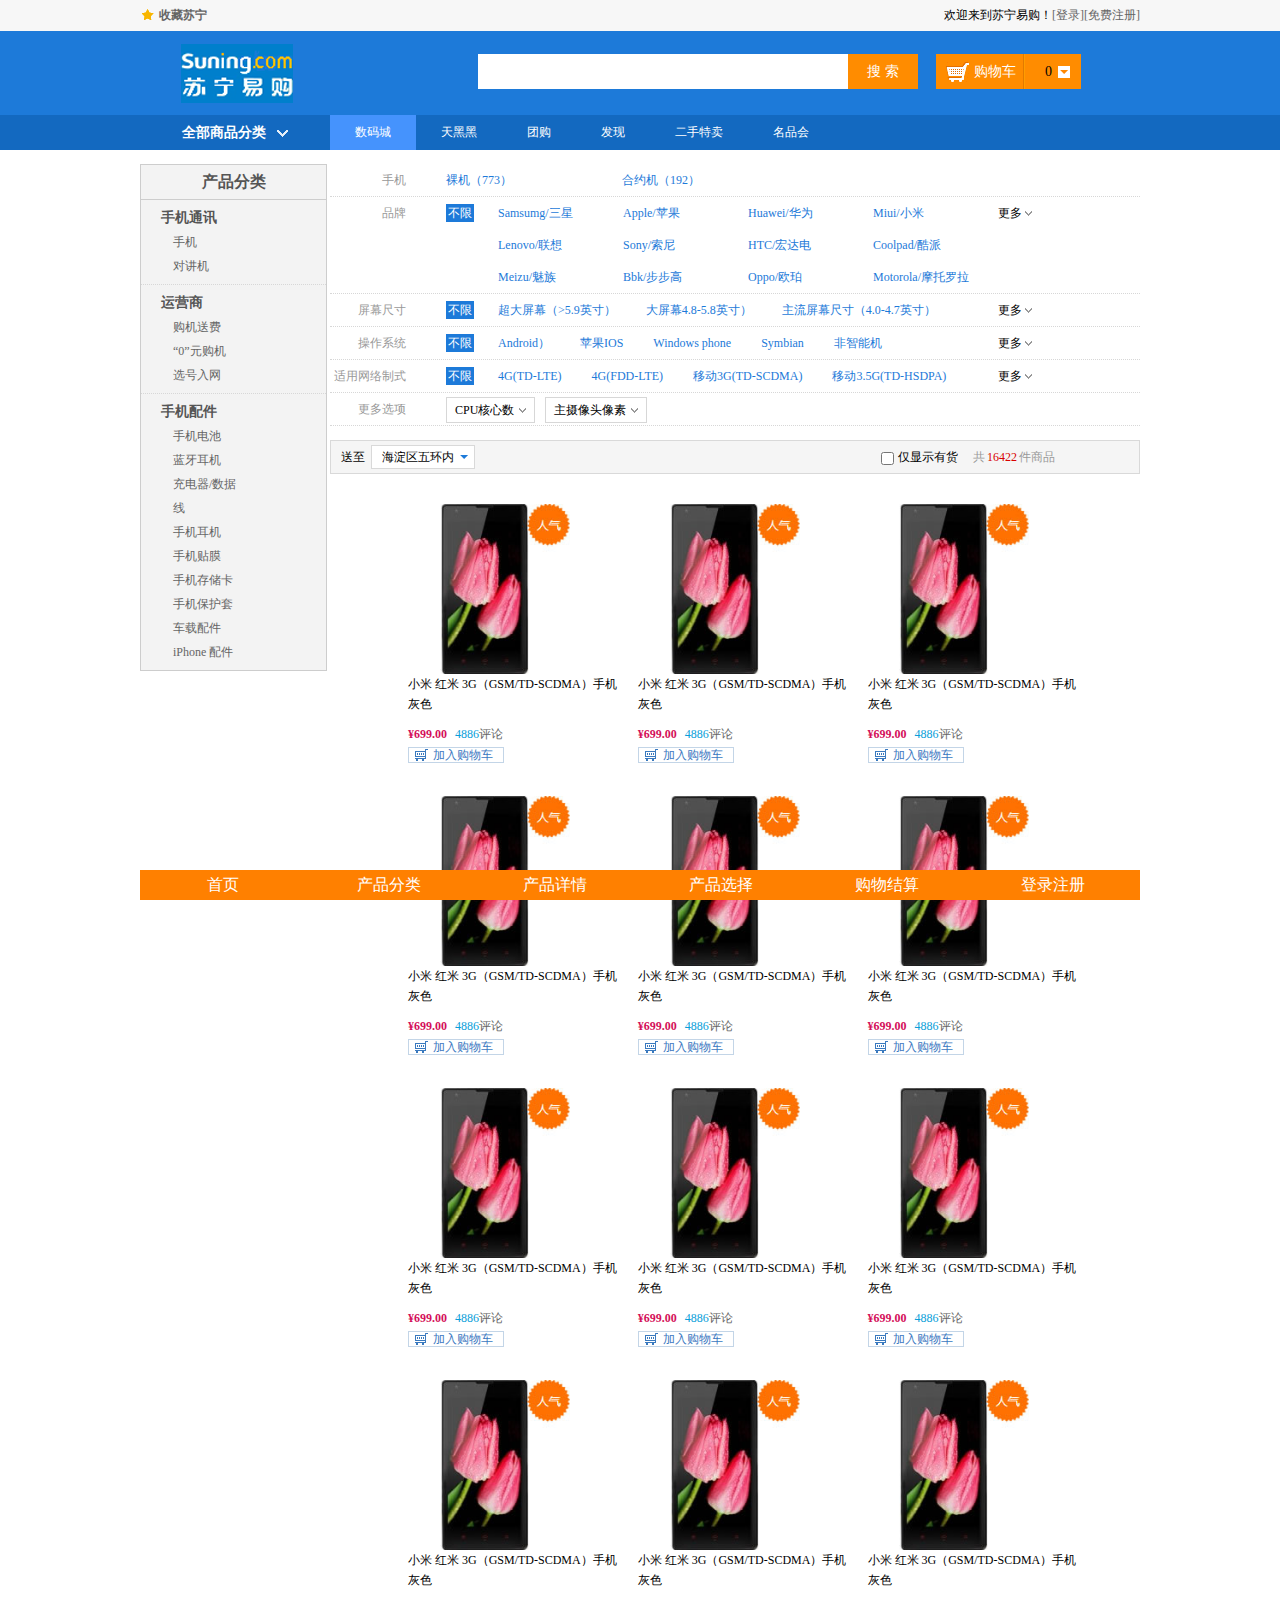
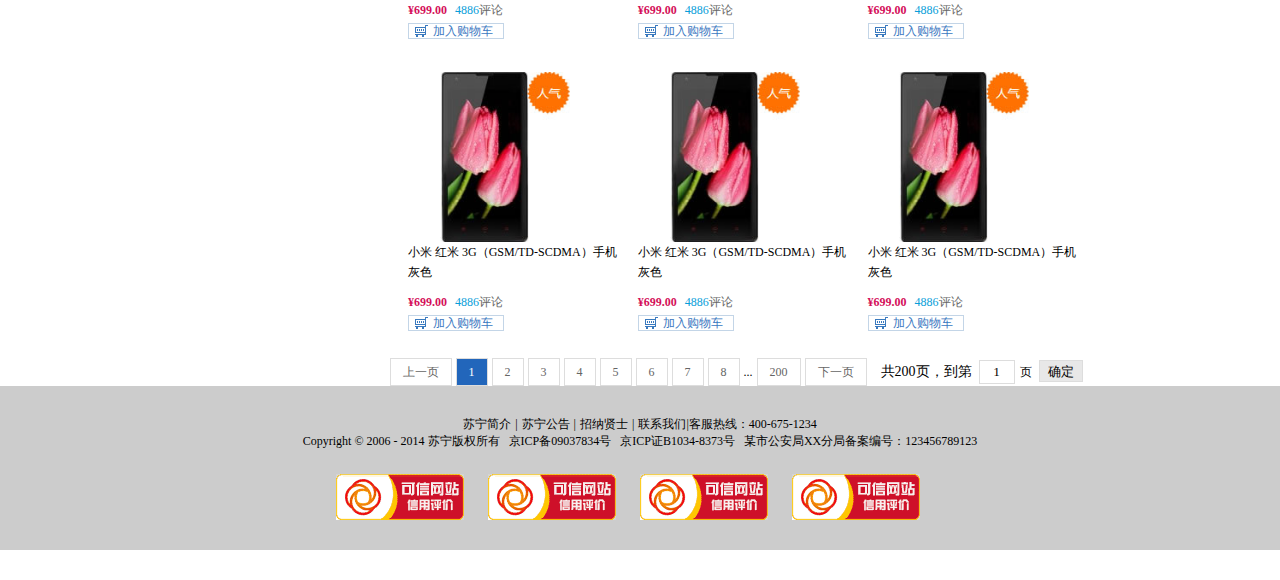
<file: vitae/htmlANDposter/ds/Screen.html>
<!DOCTYPE html PUBLIC "-//W3C//DTD XHTML 1.0 Transitional//EN" "http://www.w3.org/TR/xhtml1/DTD/xhtml1-transitional.dtd">
<html xmlns="http://www.w3.org/1999/xhtml">
<head>
<meta http-equiv="Content-Type" content="text/html; charset=utf-8" />
<title>商品选择</title>
<link type="text/css" href="style/reset.css" rel="stylesheet">
<link type="text/css" href="style/main.css" rel="stylesheet">
</head>

<body>
<div class="comWidth fixBar clearfix">
  <ul>
    <a href="index.html"><li>首页</li></a>
    <a href="Product classification.html"><li>产品分类</li></a>
    <a href="Product details.html"><li>产品详情</li></a>
    <a href="Screen.html"><li>产品选择</li></a>
    <a href="Shop car and Settlement.html"><li>购物结算</li></a>
    <a href="Login page.html"><li class="buwei"><li>登录注册</li></a>
  </ul>
</div>
<div class="heardBar">
  <div class="topBar">
    <div class="comWidth">
      <div class="leftArea">
        <a href="#" class="collection">收藏苏宁</a>
      </div>
      <div class="rightArea">
      欢迎来到苏宁易购！<a href="#" >[登录]</a><a href="#">[免费注册]</a>
      </div>
    </div>
   </div>
  <div class="logoBar">
    <div class="comWidth">
      <div class="logo fl">
        <a href="#"><img src="image/icon/logo.png" alt="苏宁网" /></a>
      </div>
      <div class="search_Box fl">
        <input type="text" class="search_text fl" />
        <input type="button" value="搜 索" class="search_btn fr" />
      </div>
      <div class="shopCar fr">
        <span class="shoptext fl">购物车</span>
        <span class="shopNum fr">0</span>
      </div>
    </div>
  </div>
  <div class="navBox">
    <div class="comWidth">
      <div class="shopClass fl">
        <h3>全部商品分类<i></i></h3>
         <div class="shopClass_show hide">
           <dl class="shopClass_item">
             <dt><a href="#" class="a">手机</a> <a href="#" class="a">数码</a> <a href="#" class="b">合约机</a></dt>
             <dd><a href="#">荣耀3X</a> <a href="#">单反</a> <a href="#">智能设备</a></dd>
           </dl>
            <dl class="shopClass_item shopClass_active">
             <dt><a href="#" class="a">电脑</a> <a href="#" class="a">硬件外设</a> <a href="#" class="b">装机宝</a></dt>
             <dd><a href="#">笔记本</a> <a href="#">台式机</a> <a href="#">超极本</a> <a href="#">平板</a></dd>
           </dl>
            <dl class="shopClass_item">
             <dt><a href="#" class="a">大家电</a> </dt>
             <dd><a href="#">电视</a> <a href="#">空调</a> <a href="#">洗衣机</a> <a href="#">冰箱</a></dd>
           </dl>
            <dl class="shopClass_item">
             <dt><a href="#" class="a">厨房电器</a> <a href="#" class="a">生活电器</a> 
             <dd><a href="#">空气净化器</a> <a href="#">微波炉</a> <a href="#">取暖设备</a></dd>
           </dl>
            <dl class="shopClass_item">
             <dt><a href="#" class="a">食品/饮料/生鲜</a> <a href="#" class="b">粮油</a></dt>
             <dd><a href="#">进口</a> <a href="#">方便面</a> <a href="#">零食</a> <a href="#">保健</a></dd>
           </dl>
         </div>
         <div class="shopClass_List hide">
           <div class="shopList_cont">
              <dl class="shopList_item">
                <dt><a href="#">电脑整机</a></dt>
                <dd><a href="#">笔记本</a><a href="#">超极本</a><a href="#">上网本</a><a href="#">平板电脑</a><a href="#">台式机</a></dd>
             </dl>
              <dl class="shopList_item">
                <dt><a href="#">装机配件</a></dt>
                <dd><a href="#">CPU</a><a href="#">硬盘</a><a href="#">SSD固态硬盘</a><a href="#">内存</a><a href="#">显示</a><a href="#">器智能显示器</a><a href="#">主板</a><a href="#">显卡</a><a href="#">机箱</a><a href="#">电源散热器</a><a href="#">刻录机/光驱</a><a href="#">声卡</a><a href="#">拓展卡</a><a href="#">服务器配件</a><a href="#">DIY小附件</a><a href="#">装机/配件安装</a></dd>
             </dl>
             <dl class="shopList_item">
                <dt><a href="#">整机附件</a></dt>
                <dd><a href="#">电脑包</a><a href="#">电脑桌</a><a href="#">电池</a><a href="#">电源适配器</a><a href="#">贴膜</a><a href="#">清洁用品</a><a href="#">笔记本散热器</a><a href="#">USB拓展</a><a href="#">平板附件</a><a href="#">特色附件</a><a href="#">插座网线/电话线</a><a href="#">影音线材</a><a href="#">拓展卡</a><a href="#">电脑线材</a></dd>
             </dl>
              <dl class="shopList_item">
                <dt><a href="#">电脑外设</a></dt>
                <dd><a href="#">鼠标</a><a href="#">键盘</a><a href="#">游戏外设</a><a href="#">移动硬盘</a><a href="#">摄像头</a><a href="#">高清播放器</a><a href="#">外置盒</a><a href="#">移动硬盘包</a><a href="#">手写板/绘图板</a></dd>
             </dl>
              <dl class="shopList_item">
                <dt><a href="#">网络设备</a></dt>
                <dd><a href="#">路由器</a><a href="#">网卡</a><a href="#">3G无线上网</a><a href="#">交换机</a><a href="#">网络储存</a><a href="#">布线工具</a><a href="#">网络配件</a><a href="#">正版软件</a></dd>
             </dl>
             <dl class="shopList_item">
                <dt><a href="#">音频设备</a></dt>
                <dd><a href="#">音响</a><a href="#">耳机/耳麦</a><a href="#">麦克风</a><a href="#">交换机</a><a href="#">声卡</a><a href="#">音频附件</a><a href="#">录音笔</a></dd>
             </dl>
             <div class="shopList_links">
           <a href="#">电脑整机频道<span></span></a><a href="#">硬件/外设频道<span></span></a>
             </div>
           </div>
         </div>
         
      </div>
      <ul class="nav fl">
        <li><a href="#" class="active">数码城</a></li>
        <li><a href="#">天黑黑</a></li>
        <li><a href="#">团购</a></li>
        <li><a href="#">发现</a></li>
        <li><a href="#">二手特卖</a></li>
        <li><a href="#">名品会</a></li>
      </ul>
    </div>
  </div>
</div>

<div class="banner_P comWidth clearfix">
  <div class="leftArea screen clearfix">
    <h3 class="product_class">产品分类</h3>
    <div class="product_item">
      <h3>手机通讯</h3>
      <ul class="productList clearfix">
        <li><a href="#">手机</a></li>
        <li><a href="#">对讲机</a></li>
      </ul>
    </div>
    <div class="product_item">
      <h3>运营商</h3>
      <ul class="productList clearfix">
        <li><a href="#">购机送费</a></li>
        <li><a href="#">“0”元购机</a></li>
        <li><a href="#">选号入网</a></li>  
      </ul>
    </div>
    <div class="product_item footer">
      <h3>手机配件</h3>
      <ul class="productList clearfix">
        <li><a href="#">手机电池</a></li>
        <li><a href="#">蓝牙耳机</a></li>
        <li><a href="#">充电器/数据线</a></li>
        <li><a href="#">手机耳机</a></li>
        <li><a href="#">手机贴膜</a></li>
        <li><a href="#">手机存储卡</a></li>
        <li><a href="#">手机保护套</a></li>
        <li><a href="#">车载配件</a></li>
        <li><a href="#">iPhone 配件</a></li>
      </ul>
    </div>
  </div>
  
  <div class="rightArea clearfix">
   <div class="screen_list">
    <dl class="screen_Item clearfix">
       <dt>手机</dt>
       <dd class="cate_phone"><a href="#">裸机（773）</a><a href="#">合约机（192）</a></dd>
    </dl>
     <dl class="screen_Item clearfix">
       <dt>品牌</dt>
       <dd class="limit"><a class="active" href="#">不限</a></dd>
       <dd class="cate_brand clearfix">
         <ul>
           <li><a href="#">Samsumg/三星</a></li>
           <li><a href="#">Apple/苹果</a></li>
           <li><a href="#">Huawei/华为</a></li>
           <li><a href="#">Miui/小米</a></li>
           <li><a href="#">Lenovo/联想</a></li>
           <li><a href="#">Sony/索尼</a></li>
           <li><a href="#">HTC/宏达电</a></li>
           <li><a href="#">Coolpad/酷派</a></li>
           <li><a href="#">Meizu/魅族</a></li>
           <li><a href="#">Bbk/步步高</a></li>
           <li><a href="#">Oppo/欧珀</a></li>
           <li><a href="#">Motorola/摩托罗拉</a></li>
         </ul>
       </dd>
       <dd class="screen_more"><a href="#">更多</a></dd>
     </dl>
     <dl class="screen_Item clearfix">
       <dt>屏幕尺寸</dt>
       <dd class="limit"><a class="active" href="#">不限</a></dd>
       <dd class="cate_other"><a href="#">超大屏幕（&gt;5.9英寸）</a><a href="#">大屏幕4.8-5.8英寸）</a><a href="#">主流屏幕尺寸（4.0-4.7英寸）</a></dd>
       <dd class="screen_more"><a href="#">更多</a></dd>
     </dl>
     <dl class="screen_Item clearfix">
       <dt>操作系统</dt>
       <dd class="limit"><a class="active" href="#">不限</a></dd>
       <dd class="cate_other"><a href="#">Android）</a><a href="#">苹果IOS</a><a href="#">Windows phone</a><a href="#">Symbian</a><a href="#">非智能机</a></dd>
       <dd class="screen_more"><a href="#">更多</a></dd>
     </dl>
     <dl class="screen_Item clearfix">
       <dt>适用网络制式</dt>
       <dd class="limit"><a class="active" href="#">不限</a></dd>
       <dd class="cate_other"><a href="#">4G(TD-LTE)</a><a href="#">4G(FDD-LTE)</a><a href="#">移动3G(TD-SCDMA)</a><a href="#">移动3.5G(TD-HSDPA)</a></dd>
       <dd class="screen_more"><a href="#">更多</a></dd>
     </dl>
     <dl class="screen_Item clearfix">
       <dt>更多选项</dt>
       <dd class="cate_more"><a href="#">CPU核心数</a></dd>
       <dd class="cate_more"><a href="#">主摄像头像素</a></dd>
     </dl>
   </div>
   
  <div class="hr_14"></div>
   
  <div class="shop_dis">
     <div class="address_dis fl">
       <span class="address_text fl">送至</span>
       <div class="select">
         <p>海淀区五环内</p><i></i>
         <ul class="show_select">
           <li>朝阳区三环</li>
           <li>市中心</li>
           <li>郊区</li>
         </ul>
       </div>
     </div>
     <div class="infor_dis fr">
       <span class="check">
         <input type="checkbox" id="check" /><label for="check">仅显示有货</label>
       </span>
       <span class="shop_number">
         共<em>16422</em>件商品
       </span>
     </div>
   </div>
   
   
   <div class="product_List screen_shop clearfix">
     <div class="list_Item shop_show">
      <div class="img_Item">
        <a href="#"><img src="image/image/shop_show01.jpg" alt="shuma" /></a>
      </div>
      <p>小米 红米 3G（GSM/TD-SCDMA）手机 灰色</p>
      <p class="money">&yen;699.00<span><a href="#"><em>4886</em></a>评论</span></p>
      <p class="shop_car"><a href="#">加入购物车</a></p>
     </div>
     <div class="list_Item shop_show">
      <div class="img_Item">
        <a href="#"><img src="image/image/shop_show01.jpg" alt="shuma" /></a>
      </div>
      <p>小米 红米 3G（GSM/TD-SCDMA）手机 灰色</p>
      <p class="money">&yen;699.00<span><a href="#"><em>4886</em></a>评论</span></p>
      <p class="shop_car"><a href="#">加入购物车</a></p>
     </div><div class="list_Item shop_show">
      <div class="img_Item">
        <a href="#"><img src="image/image/shop_show01.jpg" alt="shuma" /></a>
      </div>
      <p>小米 红米 3G（GSM/TD-SCDMA）手机 灰色</p>
      <p class="money">&yen;699.00<span><a href="#"><em>4886</em></a>评论</span></p>
      <p class="shop_car"><a href="#">加入购物车</a></p>
     </div><div class="list_Item shop_show">
      <div class="img_Item">
        <a href="#"><img src="image/image/shop_show01.jpg" alt="shuma" /></a>
      </div>
      <p>小米 红米 3G（GSM/TD-SCDMA）手机 灰色</p>
      <p class="money">&yen;699.00<span><a href="#"><em>4886</em></a>评论</span></p>
      <p class="shop_car"><a href="#">加入购物车</a></p>
     </div><div class="list_Item shop_show">
      <div class="img_Item">
        <a href="#"><img src="image/image/shop_show01.jpg" alt="shuma" /></a>
      </div>
      <p>小米 红米 3G（GSM/TD-SCDMA）手机 灰色</p>
      <p class="money">&yen;699.00<span><a href="#"><em>4886</em></a>评论</span></p>
      <p class="shop_car"><a href="#">加入购物车</a></p>
     </div><div class="list_Item shop_show">
      <div class="img_Item">
        <a href="#"><img src="image/image/shop_show01.jpg" alt="shuma" /></a>
      </div>
      <p>小米 红米 3G（GSM/TD-SCDMA）手机 灰色</p>
      <p class="money">&yen;699.00<span><a href="#"><em>4886</em></a>评论</span></p>
      <p class="shop_car"><a href="#">加入购物车</a></p>
     </div>
      <div class="list_Item shop_show">
        <div class="img_Item">
          <a href="#"><img src="image/image/shop_show01.jpg" alt="shuma" /></a>
        </div>
        <p>小米 红米 3G（GSM/TD-SCDMA）手机 灰色</p>
        <p class="money">&yen;699.00<span><a href="#"><em>4886</em></a>评论</span></p>
        <p class="shop_car"><a href="#">加入购物车</a></p>
     </div>
      <div class="list_Item shop_show">
        <div class="img_Item">
          <a href="#"><img src="image/image/shop_show01.jpg" alt="shuma" /></a>
        </div>
        <p>小米 红米 3G（GSM/TD-SCDMA）手机 灰色</p>
        <p class="money">&yen;699.00<span><a href="#"><em>4886</em></a>评论</span></p>
        <p class="shop_car"><a href="#">加入购物车</a></p>
     </div>
      <div class="list_Item shop_show">
        <div class="img_Item">
          <a href="#"><img src="image/image/shop_show01.jpg" alt="shuma" /></a>
        </div>
        <p>小米 红米 3G（GSM/TD-SCDMA）手机 灰色</p>
        <p class="money">&yen;699.00<span><a href="#"><em>4886</em></a>评论</span></p>
        <p class="shop_car"><a href="#">加入购物车</a></p>
     </div>
      <div class="list_Item shop_show">
        <div class="img_Item">
          <a href="#"><img src="image/image/shop_show01.jpg" alt="shuma" /></a>
        </div>
        <p>小米 红米 3G（GSM/TD-SCDMA）手机 灰色</p>
        <p class="money">&yen;699.00<span><a href="#"><em>4886</em></a>评论</span></p>
        <p class="shop_car"><a href="#">加入购物车</a></p>
     </div>
      <div class="list_Item shop_show">
        <div class="img_Item">
          <a href="#"><img src="image/image/shop_show01.jpg" alt="shuma" /></a>
        </div>
        <p>小米 红米 3G（GSM/TD-SCDMA）手机 灰色</p>
        <p class="money">&yen;699.00<span><a href="#"><em>4886</em></a>评论</span></p>
        <p class="shop_car"><a href="#">加入购物车</a></p>
     </div>
      <div class="list_Item shop_show">
        <div class="img_Item">
          <a href="#"><img src="image/image/shop_show01.jpg" alt="shuma" /></a>
        </div>
        <p>小米 红米 3G（GSM/TD-SCDMA）手机 灰色</p>
        <p class="money">&yen;699.00<span><a href="#"><em>4886</em></a>评论</span></p>
        <p class="shop_car"><a href="#">加入购物车</a></p>
     </div>
      <div class="list_Item shop_show">
        <div class="img_Item">
          <a href="#"><img src="image/image/shop_show01.jpg" alt="shuma" /></a>
        </div>
        <p>小米 红米 3G（GSM/TD-SCDMA）手机 灰色</p>
        <p class="money">&yen;699.00<span><a href="#"><em>4886</em></a>评论</span></p>
        <p class="shop_car"><a href="#">加入购物车</a></p>
     </div>
      <div class="list_Item shop_show">
        <div class="img_Item">
          <a href="#"><img src="image/image/shop_show01.jpg" alt="shuma" /></a>
        </div>
        <p>小米 红米 3G（GSM/TD-SCDMA）手机 灰色</p>
        <p class="money">&yen;699.00<span><a href="#"><em>4886</em></a>评论</span></p>
        <p class="shop_car"><a href="#">加入购物车</a></p>
     </div>
      <div class="list_Item shop_show">
        <div class="img_Item">
          <a href="#"><img src="image/image/shop_show01.jpg" alt="shuma" /></a>
        </div>
        <p>小米 红米 3G（GSM/TD-SCDMA）手机 灰色</p>
        <p class="money">&yen;699.00<span><a href="#"><em>4886</em></a>评论</span></p>
        <p class="shop_car"><a href="#">加入购物车</a></p>
     </div>
   </div>
   
   <div class="page">
     <a href="#">上一页</a><a class="active" href="#">1</a><a href="#">2</a><a href="#">3</a><a href="#">4</a><a href="#">5</a><a href="#">6</a><a href="#">7</a><a href="#">8</a><span class="hl">...</span><a href="#">200</a><a href="#">下一页</a><span class="text">共200页，到第</span><input class="pageNum" type="text"  value="1"/>页<input class="pageBtn" type="button" value="确定" />
   </div>
   
   </div>
  </div>
</div>

<div class="height_25px"></div>
<div class="copyRight">
   <p><a href="#">苏宁简介</a><i>|</i><a href="#">苏宁公告</a><i>|</i><a href="#">招纳贤士</a><i>|</i>联系我们|客服热线：400-675-1234</p>
  <p>Copyright &copy; 2006 - 2014 苏宁版权所有&nbsp;&nbsp;&nbsp;京ICP备09037834号&nbsp;&nbsp;&nbsp;京ICP证B1034-8373号&nbsp;&nbsp;&nbsp;某市公安局XX分局备案编号：123456789123</p>
  <p class="webLinks"><a href="#"><img src="image/image/web_Links.png" alt="links" /></a><a href="#"><img src="image/image/web_Links.png" alt="links" /></a><a href="#"><img src="image/image/web_Links.png" alt="links" /></a><a href="#"><img src="image/image/web_Links.png" alt="links" /></a></p>
</div>
<div class="hr_30"></div>
</body>
</html>
</file>
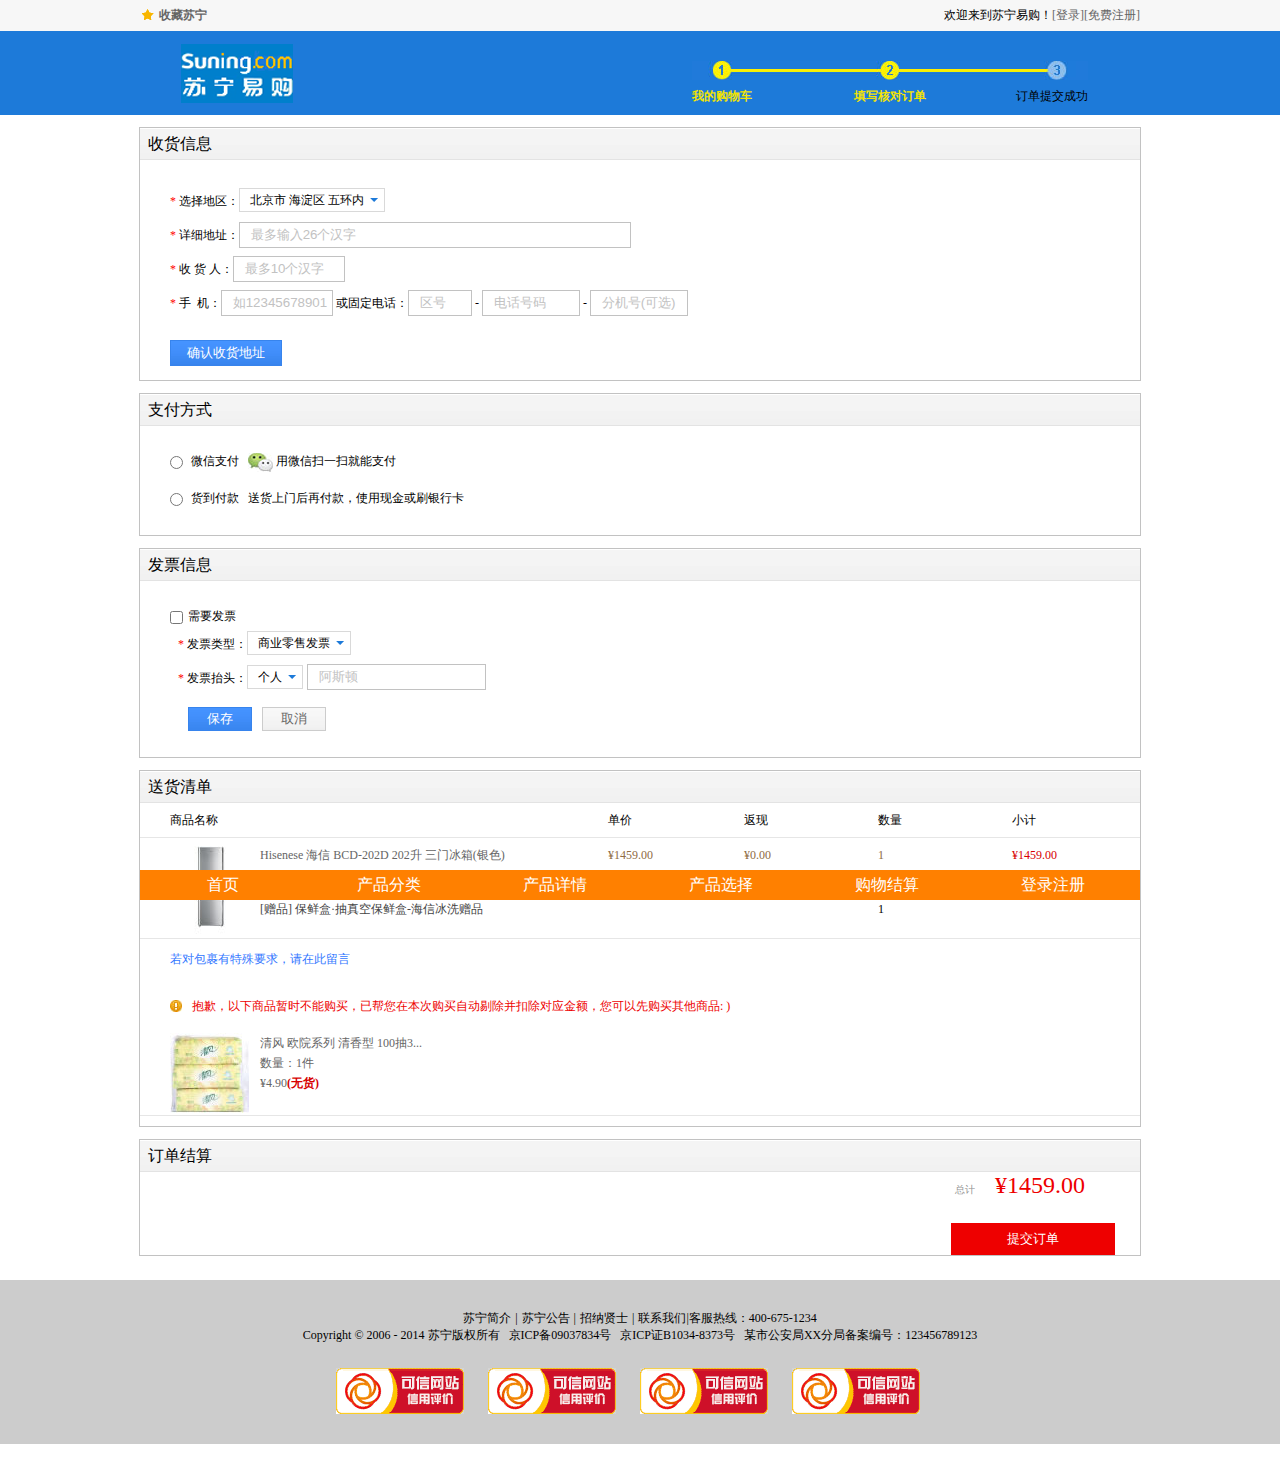
<file: vitae/htmlANDposter/ds/Shop car and Settlement.html>
<!DOCTYPE html PUBLIC "-//W3C//DTD XHTML 1.0 Transitional//EN" "http://www.w3.org/TR/xhtml1/DTD/xhtml1-transitional.dtd">
<html xmlns="http://www.w3.org/1999/xhtml">
<head>
<meta http-equiv="Content-Type" content="text/html; charset=utf-8" />
<title>购物车和结算</title>
<link type="text/css" href="style/reset.css" rel="stylesheet">
<link type="text/css" href="style/main.css" rel="stylesheet">
</head>

<body>
<div class="comWidth fixBar clearfix">
  <ul>
    <a href="index.html"><li>首页</li></a>
    <a href="Product classification.html"><li>产品分类</li></a>
    <a href="Product details.html"><li>产品详情</li></a>
    <a href="Screen.html"><li>产品选择</li></a>
    <a href="Shop car and Settlement.html"><li>购物结算</li></a>
    <a href="Login page.html"><li class="buwei"><li>登录注册</li></a>
  </ul>
</div>
<div class="heardBar">

  <div class="topBar">
    <div class="comWidth">
      <div class="leftArea">
        <a href="#" class="collection">收藏苏宁</a>
      </div>
      <div class="rightArea">
      欢迎来到苏宁易购！<a href="#" >[登录]</a><a href="#">[免费注册]</a>
      </div>
    </div>
   </div>
   
  <div class="logoBar">
    <div class="comWidth">
      <div class="logo fl">
        <a href="#"><img src="image/icon/logo.png" alt="苏宁网" /></a>
      </div>
      <div class="Prog_bar fr">
        <img src="image/image/进度条.jpg" alt="" />
        <ul>
          <li class="my_car active">我的购物车</li>
          <li class="check_ord active">填写核对订单</li>
          <li class="submit_suce">订单提交成功</li>
        </ul>
      </div>
    </div>
  </div>
  
</div>


<div class="Shopping_Info comWidth">
  <div class="receiving_info">
  收货信息
  </div>
  <div class="hr_24"></div>
  <ul class="contact_info">
    <li class="address_dis clearfix"><em>*</em><span>&nbsp;选择地区：</span>
      <div class="select">
         <p>北京市 海淀区 五环内</p><i></i>
         <ul class="show_select">
           <li>朝阳区三环</li>
           <li>市中心</li>
           <li>郊区</li>
         </ul>
      </div>
    </li>
    <li><em>*</em><span>&nbsp;详细地址：</span><input type="text" class="add_input" value="最多输入26个汉字" /></li>
    <li><em>*</em><span>&nbsp;收 货 人：</span><input type="text" class="man_input" value="最多10个汉字" /></li>
    <li><em>*</em><span>&nbsp;手&nbsp;&nbsp;机：</span><input type="text" class="pho_input" value="如12345678901" /><span>&nbsp;或固定电话：</span><input type="text" class="area_code" value="区号" /><i> - </i><input type="text" class="phone_num" value="电话号码" /><i> - </i><input type="text" class="extension_num" value="分机号(可选)" /></li>
  </ul>
  
  <input class="confirm" value="确认收货地址" type="button" />

</div>

<div class="Shopping_Info comWidth">
  <div class="receiving_info">
  支付方式
  </div>
  <div class="hr_24"></div>
  <form class="Payment_method" action="" method="get"> 
     <label><input type="radio" name="payment" value="1" />微信支付 &nbsp;&nbsp;<em></em>&nbsp;用微信扫一扫就能支付</label>     <br />
     <label><input type="radio" name="payment" value="2" />货到付款 &nbsp;&nbsp;送货上门后再付款，使用现金或刷银行卡</label>
  </form>
  <div class="hr_26"></div>
  
</div>


<div class="Shopping_Info comWidth">
  <div class="receiving_info">
  发票信息
  </div>
  <div class="hr_24"></div>
  <div class="need_inv"><input type="checkbox" name="" value="" />需要发票</div>
  <ul class="contact_info indent">
    <li class="address_dis clearfix"><em>*</em><span>&nbsp;发票类型：</span>
      <div class="select">
         <p>商业零售发票</p><i></i>
         <ul class="show_select">
           <li>朝阳区三环</li>
           <li>市中心</li>
           <li>郊区</li>
         </ul>
      </div>
    </li>
    <li class="address_dis clearfix"><em>*</em><span>&nbsp;发票抬头：</span>
      <div class="select">
         <p>个人</p><i></i>
         <ul class="show_select">
           <li>朝阳区三环</li>
           <li>市中心</li>
           <li>郊区</li>
         </ul>
      </div>
      <input class="brand" type="text" value="阿斯顿" />
    </li>
   
  </ul>
  
  <div class="Pre_Cane">
  <input class="Pre" value="保存" type="button" /><input class="Cane" value="取消" type="button" />
  </div>
</div>

<div class="Shopping_Info comWidth">
  <div class="receiving_info">
  送货清单
  </div>
  
  <ul class="List_info clearfix">
    <li class="shopping_name">商品名称</li>
    <li class="unit_price">单价</li>
    <li class="back_now">返现</li>
    <li class="number">数量</li>
    <li class="subtotal">小计</li>
  </ul>
  
  <ul class="List_info Specific_comm clearfix">
    <li class="Img_show_pic"><img src="image/image/Refrigerator.jpg" alt="" /></li>
    <li class="shopping_name">
      <p class="top"><a href="#">Hisenese 海信 BCD-202D 202升 三门冰箱(银色)</a></p>
      <p class="foot">[赠品] 保鲜盒·抽真空保鲜盒-海信冰洗赠品</p></li>
    <li class="unit_price"><p class="top">&yen;1459.00</p></li>
    <li class="back_now"><p class="top">&yen;0.00</p></li>
    <li class="number"><p class="top">1</p><p>1</p></li>
    <li class="subtotal"><p>&yen;1459.00</p></li>
  </ul>
  
  <div class="message"><a href="#">若对包裹有特殊要求，请在此留言</a></div>
  
  <div class="prompt"><em></em><span>抱歉，以下商品暂时不能购买，已帮您在本次购买自动剔除并扣除对应金额，您可以先购买其他商品: )</span></div>
  
  <ul class="List_info cannot_buy clearfix">
   <li  class="cannot_buy_img"><img src="image/image/Tissue.jpg" alt="" /></li>
   <li class="text">
     <p>清风 欧院系列 清香型 100抽3...</p>
     <p>数量：1件</p>
     <p>&yen;4.90<span>(无货)</span></p>
   </li>
  </ul>
  
</div>  

<div class="Shopping_Info comWidth">
  <div class="receiving_info">
  订单结算
  </div>
  
  <div class="Order_sett">
    <li class="shop_pric">总计&nbsp;<span>&yen;1459.00</span></li>
    <input class="place_ord" type="button" value="提交订单" />
  </div>

  
</div>  





<div class="height_24"></div>
<div class="copyRight">
   <p><a href="#">苏宁简介</a><i>|</i><a href="#">苏宁公告</a><i>|</i><a href="#">招纳贤士</a><i>|</i>联系我们|客服热线：400-675-1234</p>
  <p>Copyright &copy; 2006 - 2014 苏宁版权所有&nbsp;&nbsp;&nbsp;京ICP备09037834号&nbsp;&nbsp;&nbsp;京ICP证B1034-8373号&nbsp;&nbsp;&nbsp;某市公安局XX分局备案编号：123456789123</p>
  <p class="webLinks"><a href="#"><img src="image/image/web_Links.png" alt="links" /></a><a href="#"><img src="image/image/web_Links.png" alt="links" /></a><a href="#"><img src="image/image/web_Links.png" alt="links" /></a><a href="#"><img src="image/image/web_Links.png" alt="links" /></a></p>
</div>
<div class="hr_30"></div>
</body>
</html>
</file>
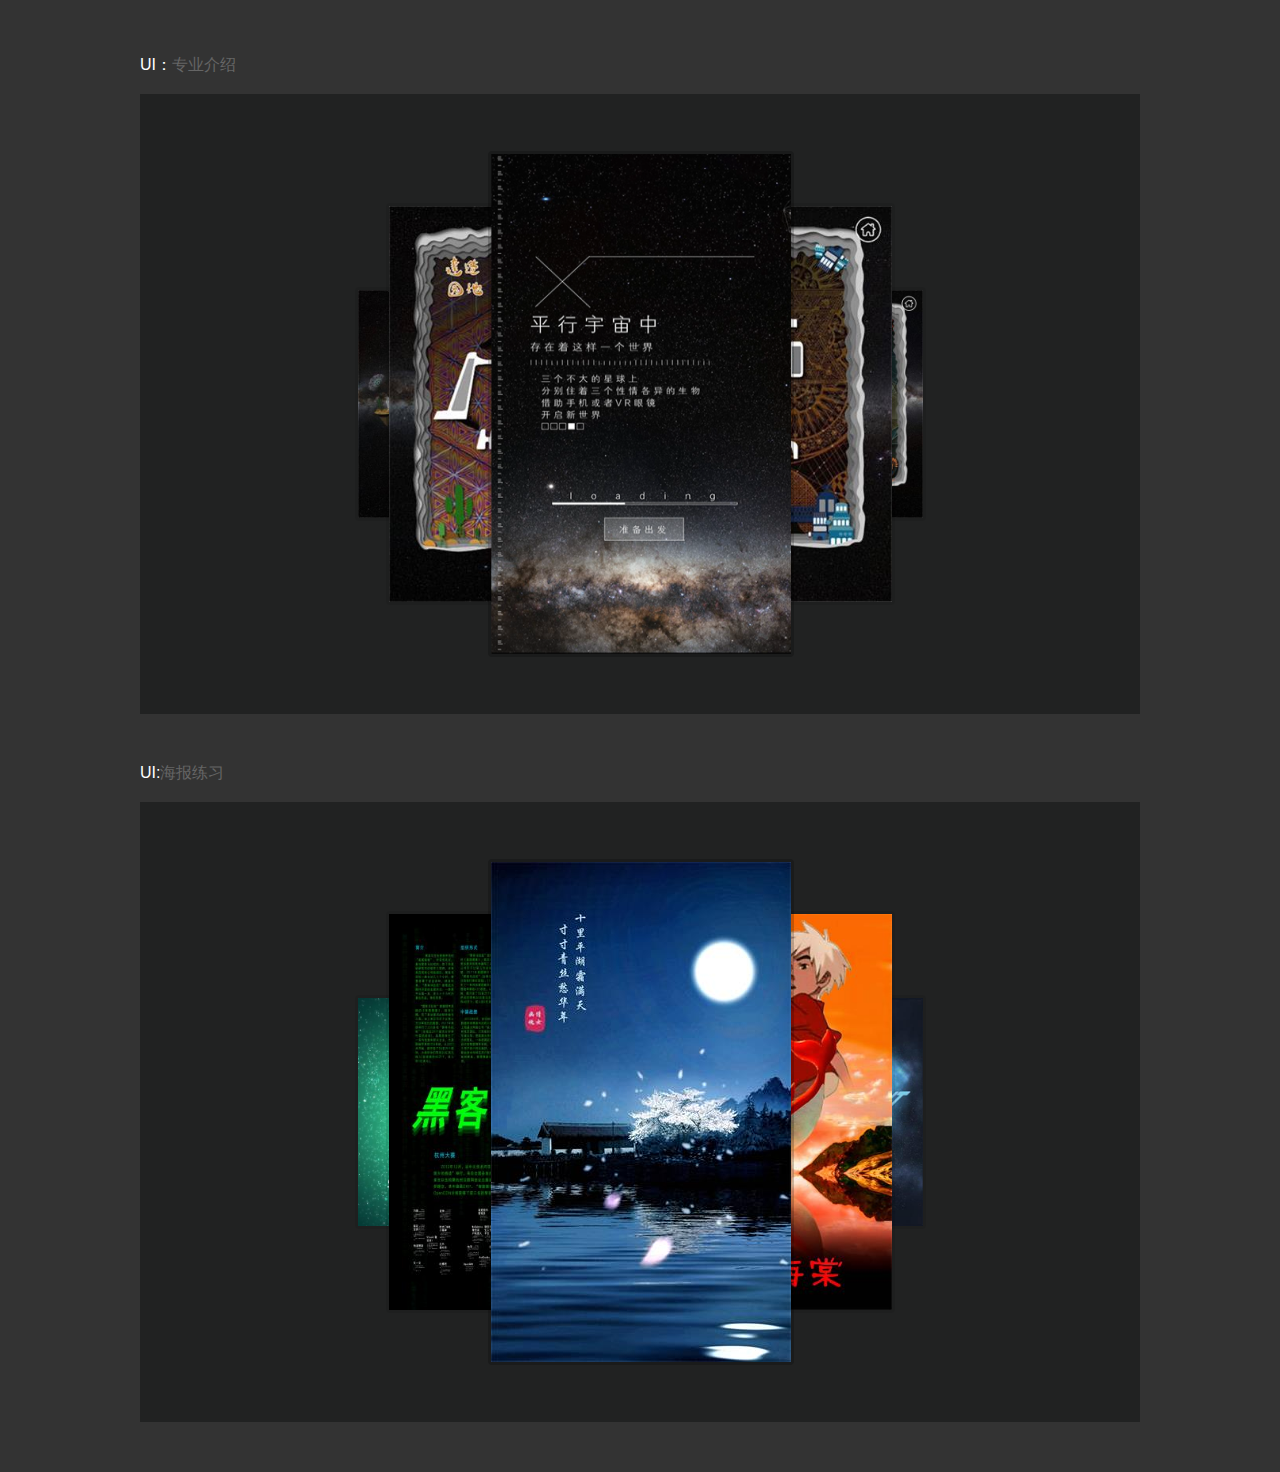
<file: vitae/htmlANDposter/showphotos/showphotos.html>
<!doctype html>
<html id="photoshow">
<head>
<meta charset="utf-8">
<title>相册展示</title>
<link type="text/css" rel="stylesheet" href="../../css/main.css"  />
<link type="text/css" rel="stylesheet" href="../../css/reset.css" />
<script type="text/javascript" src="../../js/jquery-1.4.2.min.js" ></script>
<script type="text/javascript" src="../../js/roundabout.js"></script>
<script type="text/javascript" src="../../js/roundabout_shapes.js"></script>
<script type="text/javascript" src="../../js/gallery_init.js"></script>
</head>

<body id="UIshow">

<br/><br/>

<div class="text">UI：<a href="../ui/VR.html" target="_blank">专业介绍</a></div>

<section id="gallery">
	<div class="container">
		<ul id="ARoundabout">
		<li><img src="images/slide3.png" alt=""></li>
		<li><img src="images/slide2.jpg" alt=""></li>
		<li><img src="images/slide5.jpg" alt=""></li>
		<li><img src="images/slide1.jpg" alt=""></li>
		<li><img src="images/slide4.jpg" alt=""></li>
	  </ul>
	</div>
</section>

<div class="text">UI:<a href="../ui/POSTER.html" target="_blank">海报练习</a></div>
<section id="gallery">
	<div class="container">
		<ul id="BRoundabout">
		<li><img src="images/slided.jpg" alt=""></li>
		<li><img src="images/slideb.jpg" alt=""></li>
		<li><img src="images/slidea.jpg" alt=""></li>
		<li><img src="images/slidec.jpg" alt=""></li>
		<li><img src="images/slidee.jpg" alt=""></li>
	  </ul>
	</div>
</section>
</body>
</html>
</file>
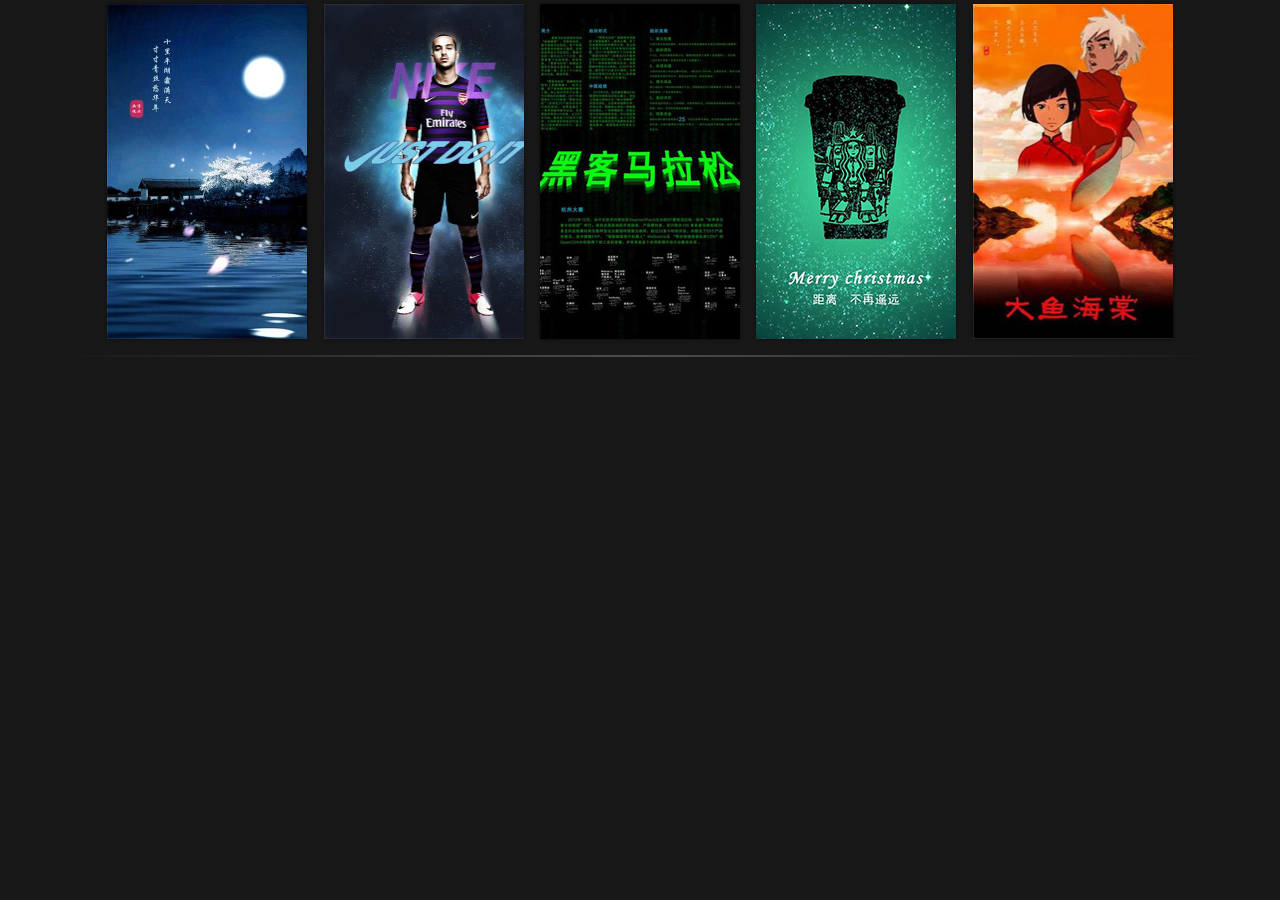
<file: vitae/htmlANDposter/ui/POSTER.html>
<!DOCTYPE html PUBLIC "-//W3C//DTD XHTML 1.0 Transitional//EN" "http://www.w3.org/TR/xhtml1/DTD/xhtml1-transitional.dtd">
<html xmlns="http://www.w3.org/1999/xhtml">
<head>
<meta http-equiv="Content-Type" content="text/html; charset=gb2312" />
<meta name="keywords" content="������" />
<meta name="description" content="" />
<title>���</title>
<link rel="stylesheet" href="css/baguettebox.min.css">
<link rel="stylesheet" href="css/lrtkposter.css">
<script src="js/baguettebox.min.js"></script>
</head>
<body style="">
<!-- ���� ��ʼ -->
<div class="baguetteBoxOne gallery">
        <a href="images/thumbs/poster-01.jpg" title="Midnight City"><img src="images/poster-01.jpg"></a>
        <a href="images/thumbs/poster-02.jpg"><img src="images/poster-02.jpg"></a>
        <a href="images/thumbs/poster-03.jpg"><img src="images/poster-03.jpg"></a>
        <a href="images/thumbs/poster-04.jpg"><img src="images/poster-04.jpg"></a>
        <a href="images/thumbs/poster-05.jpg"><img src="images/poster-05.jpg"></a>
<script>
baguetteBox.run('.baguetteBoxOne', {
    animation: 'fadeIn',
});
</script>


</body>
</html>
</file>
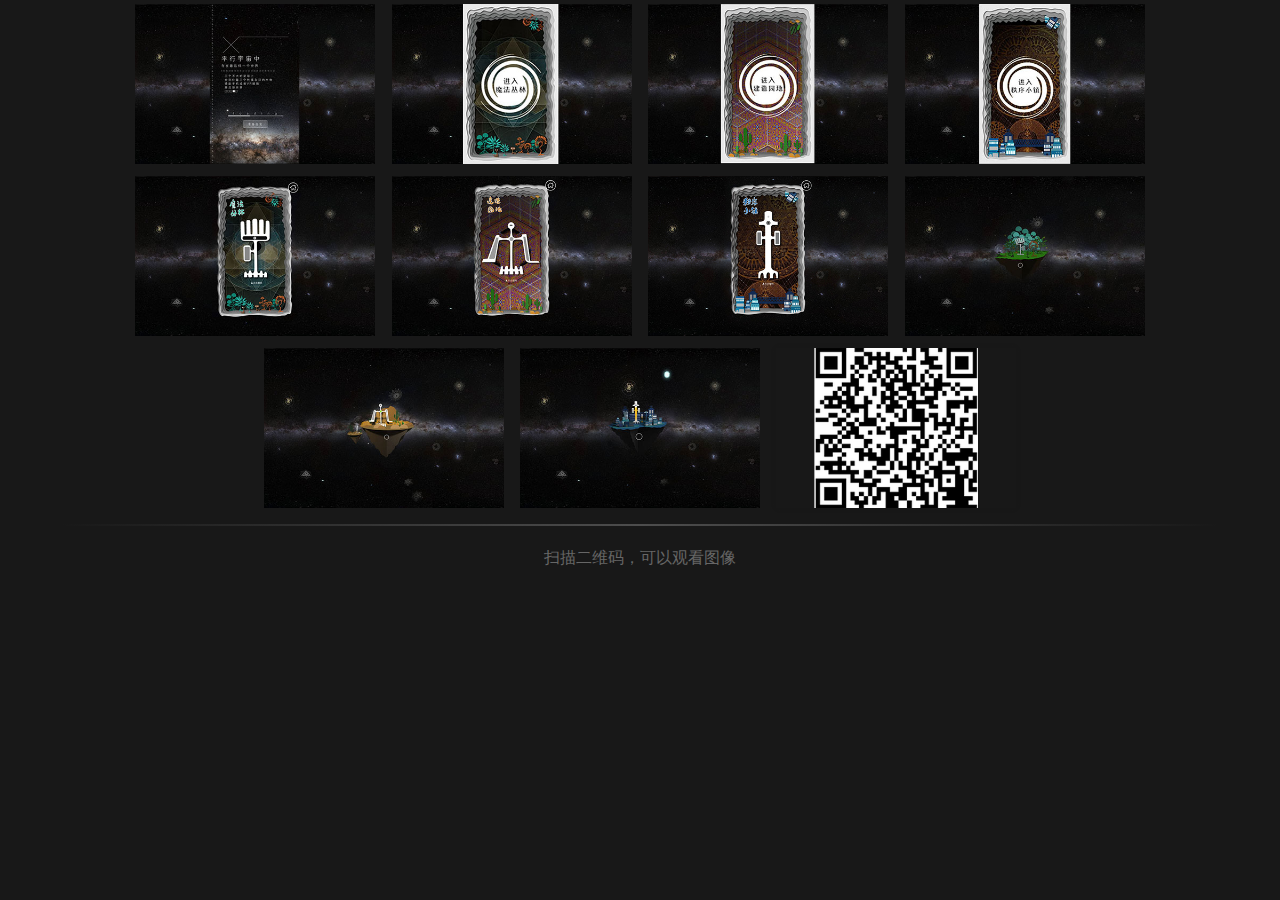
<file: vitae/htmlANDposter/ui/VR.html>
<!DOCTYPE html PUBLIC "-//W3C//DTD XHTML 1.0 Transitional//EN" "http://www.w3.org/TR/xhtml1/DTD/xhtml1-transitional.dtd">
<html xmlns="http://www.w3.org/1999/xhtml">
<head>
<meta http-equiv="Content-Type" content="text/html; charset=gb2312" />
<meta name="keywords" content="������" />
<meta name="description" content="" />
<title>���</title>
<link rel="stylesheet" href="css/baguettebox.min.css">
<link rel="stylesheet" href="css/lrtk.css">
<script src="js/baguettebox.min.js"></script>
</head>
<body style="">
<!-- ���� ��ʼ -->
<div class="baguetteBoxOne gallery">
        <a href="images/loading.jpg" title="Midnight City"><img src="images/thumbs/loading.jpg"></a>
        <a href="images/A.jpg"><img src="images/thumbs/A.jpg"></a>
        <a href="images/B.jpg"><img src="images/thumbs/B.jpg"></a>
        <a href="images/C.jpg"><img src="images/thumbs/C.jpg"></a>
        <a href="images/A-a.jpg"><img src="images/thumbs/A-a.jpg"></a>
        <a href="images/B-b.jpg"><img src="images/thumbs/B-b.jpg"></a>
        <a href="images/C-c.jpg"><img src="images/thumbs/C-c.jpg"></a>
        <a href="images/A-a-1.jpg"><img src="images/thumbs/A-a-1.jpg"></a>
        <a href="images/B-b-2.jpg"><img src="images/thumbs/B-b-2.jpg"></a>
        <a href="images/C-c-3.jpg"><img src="images/thumbs/C-c-3.jpg"></a>
        <a class="major" href="images/major.png"><img src="images/thumbs/major.png" /></a>
</div>

<p>ɨ���ά�룬���Թۿ�ͼ��</p>

<script>
baguetteBox.run('.baguetteBoxOne', {
    animation: 'fadeIn',
});
</script>


</body>
</html>
</file>
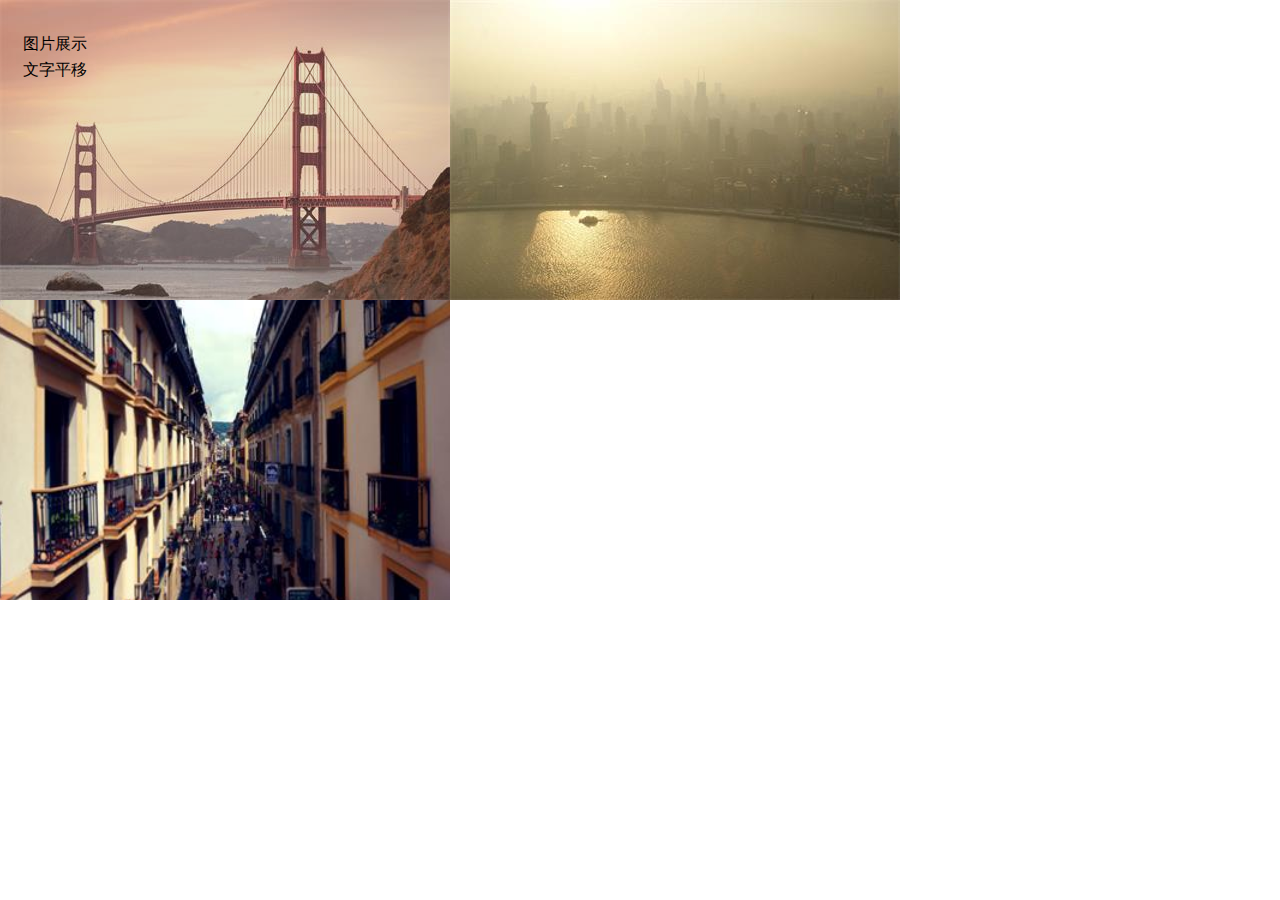
<file: vitae/htmlANDposter/demo/DEMO/dynamic effect.html>
<!doctype html>
<html>
<head>
<meta charset="utf-8">
<title>图片动态效果</title>
</head>
<style>
/*===公用===*/
body,figure{
	margin:0;
	padding:0;}
	
figure{
	position:relative;
	width:450px;;
	height:300px;
	overflow:hidden;
	float:left;
	background:#999;
	}
	
figcaption p{
	line-height:10px;}

figure img{
	opacity:1;
	transition:all 0.2s;}	
figure:hover img{
	opacity:0.8;}
		
	
/*===move===*/	
.move figcaption{
	position:absolute;
	top:0;
	margin-left:5%;
	margin-top:5%;}

.move .up{
	transition:transform 0.2s;
	transform:translateX(-200px);}
	
.move:hover .up{
	transform:translateX(0);}

.move .under{
	transition:transform 0.2s;
	transition-delay:0.05s;
	transform:translateX(-200px);}	
.move:hover .under{
	transition-delay:0.05s;
	transform:translateX(0px);}

	


	
/*===rotate==*/	
.rotate figcaption{
	position:absolute;
	margin-left:5%;
	margin-top:5%;
	top:0;}
	
.rotate figcaption p{
	padding-left:5px;}	
	
.rectangle{
	width:398px;
	height:248px;
	border:#FFF 1px solid;
	position:absolute;
	transition:transform 0.2s;
	transform:translateY(-300px) rotate(-360deg);}	
.rotate:hover .rectangle{
	transform:translateY(0) rotate(360deg);}
	
.rotate .up{
	transition:all 0.3s;
	transform:translateY(-50px);
	opacity:0;}
.rotate:hover  .up{
	transform:translateY(0);
	opacity:1;}
	
.rotate .under{
	transition:all 0.3s;	
	transform:translateY(80px);
	opacity:0;}
.rotate:hover  .under{
	transform:translateY(0);
	opacity:1;}
	
/*===zoom===*/
.zoom figcaption{
	position:absolute;
	top:0;
	margin-left:5%;
	margin-top:5%;}
	
.zoom img{
	transition:transform 0.2s;
	transform:scale(1.2)}
.zoom:hover img{
	transform:scale(1)}
	
.zoom figcaption{
	transform:scale(1.2);
	transition:all 0.2s;
	opacity:0;}
.zoom:hover figcaption{
	transform:scale(1);
	opacity:1;}
	
</style>

<body>
<figure class="move">
    <img src="../images/1-1.jpg" alt="">
    <figcaption>
      <p class="up">图片展示</p>
      <P class="under">文字平移</P>
    </figcaption>
</figure>

<figure class="rotate">
    <img src="../images/1-2.jpg" alt="">
    <figcaption>
      <div class="rectangle"></div>
      <p class="up">图片展示</p>
      <P class="under">矩形旋转</P>
    </figcaption>
</figure>

<figure class="zoom">
    <img src="../images/1-3.jpg" alt="">
    <figcaption>
      <p>图片展示</p>
      <P>大小缩放</P>
    </figcaption>
</figure>

</body>



</html>
</file>
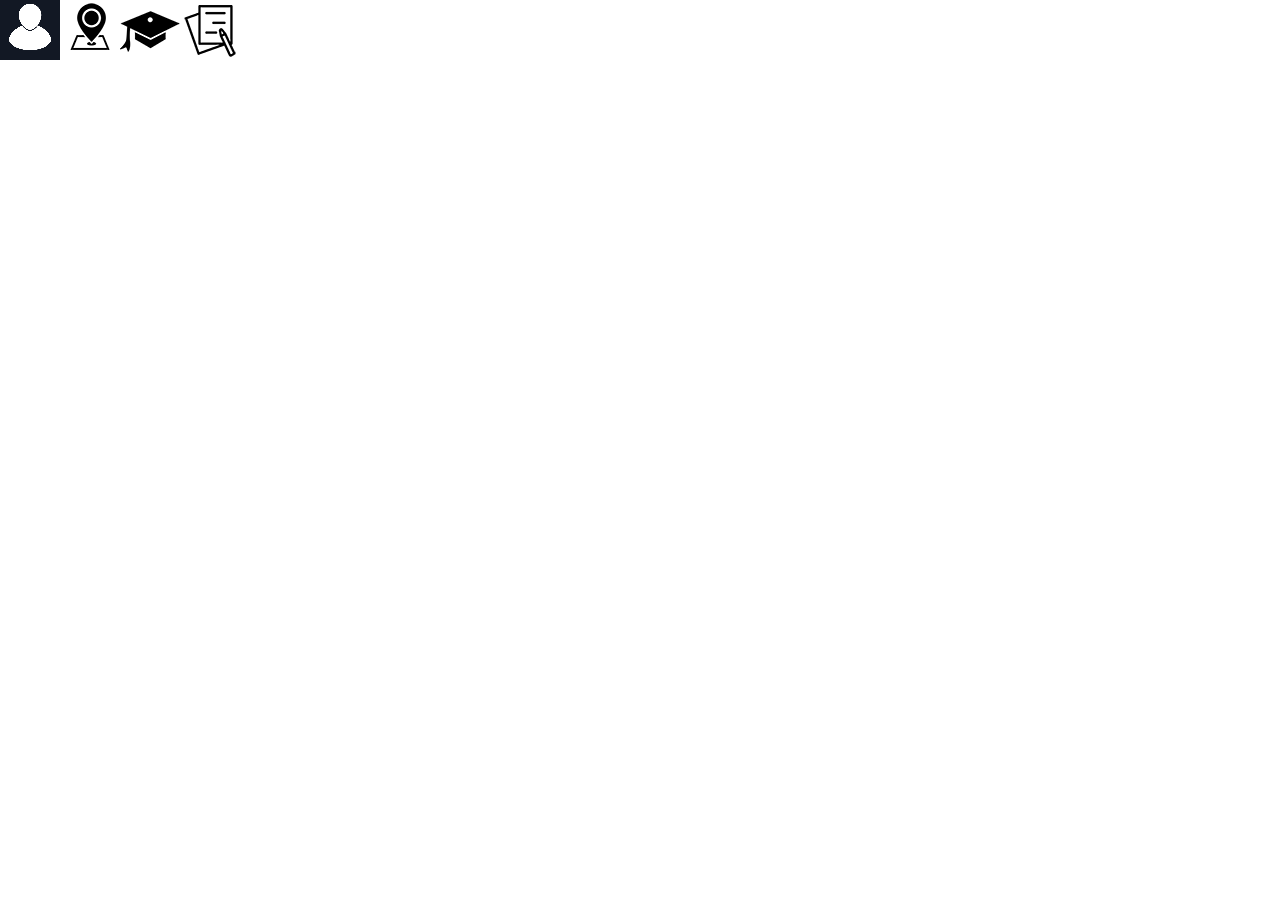
<file: vitae/htmlANDposter/demo/DEMO/sprites.html>
<!doctype html>
<html>
<head>
<meta charset="utf-8">
<title>雪碧图</title>
</head>
<style>
body,ul,ol,li,li,img,div,dl,dt,dd,input,p{margin:0;padding:0;}
li{
	list-style:none;
	width:60px;
	height:60px;
	overflow:hidden;}
.sprites{
	width:240px;
	height:60px;
	overflow:hidden;}
.sprites li{
	float:left;}
	
.sprites-a,.sprites-b,.sprites-c,.sprites-d{
	width:240px;
	height:120px;
	transition:ease-in-out 0.4s;
	}
.sprites-a{
	background:url(../images/sprites.png) no-repeat 0px 0;
	}
.sprites-b{
	background:url(../images/sprites.png) no-repeat -60px 0;
	}
.sprites-c{
	background:url(../images/sprites.png) no-repeat -120px 0;
	}
.sprites-d{
	background:url(../images/sprites.png) no-repeat -180px 0;
	}

.sprites-a:hover,.sprites-b:hover,.sprites-c:hover,.sprites-d:hover{
	transition:ease-in-out 0.4s;
	}	
.sprites-a:hover{
	background:url(../images/sprites.png) no-repeat 0px -60px;
	}
.sprites-b:hover{
	background:url(../images/sprites.png) no-repeat -60px -60px;
	}
.sprites-c:hover{
	background:url(../images/sprites.png) no-repeat -120px -60px;
	}
.sprites-d:hover{
	background:url(../images/sprites.png) no-repeat -180px -60px;
	}
</style>
<body>
<div class="sprites">
  <ul> 
     <li><div class="sprites-a"></div></li>
     <li><div class="sprites-b"></div></li>
     <li><div class="sprites-c"></div></li>
     <li><div class="sprites-d"></div></li> 
  </ul>
</div>
</body>
</html>
</file>
<file: vitae/css/main.css>
@charset "utf-8";
/* CSS Document */


#jianli{ 
     background:url(../image/61.jpg) center center no-repeat; 
	 background-attachment:fixed; 
	 background-size:cover; 
	 overflow:hidden;
	 -webkit-font-smoothing:antialiased;}

/*bar*/
/*.bar{ 
     width:100%; 
	 height:60px; 
	 background:#CCC; 
	 opacity:0.6; 
	 position:fixed; 
	 z-index:10000;}
	 
.bar .bar-but{ 
     width:1000px; 
	 height:60px; 
	 background:#CCC; 
	 opacity:0.6; 
	 margin:auto;}
*/
.bar{
	position:relative;
	height:60px;
	width:100%;
	background:#09C;
	z-index:5;}
.bar h1{
	font-family:"微软雅黑";
	font-size:16px;
	line-height:60px;
	margin-left:10%;
	color:#FFF;
	}

/*nav*/
.st-resume{ 
     position:absolute;
	 width:100%; 
	 height:100%;
	 background-color:rgba(5,82,77,0.4);}
	  
/*.Select-but{ position:absolute; margin-left:95%; z-index:10000;}*/
.st-resume > input,
.st-resume > a{ 
     position:fixed; 
	 width:5%; 
	 height:60px; 
	 line-height:60px; 
	 top:0; 
	 text-align:center; 
	 cursor:pointer;
	 overflow:hidden;}
	 
.st-resume > input{ 
     opacity:0; 
	 z-index:1000;}
	 
.st-resume > a{ 
     z-index:10; 
	 color:#FFF; 
	 font-size:16px;
	 font-family:"微软雅黑"; 
	 font-weight:bold; 
	 background:#09C;}


#st-control-1,#st-control-1 + a{ left:70%;}
#st-control-2,#st-control-2 + a{ left:75%;}
#st-control-3,#st-control-3 + a{ left:80%;}
#st-control-4,#st-control-4 + a{ left:85%;}
#st-control-5,#st-control-5 + a{ left:90%;}
.st-resume input:checked + a{ color:#0CC;}
.st-resume input:checked:hover + a{ color:#0CC;}
.st-resume input:hover + a{ color:#CCC;}

.content  p{ color:#FFF; line-height:24px;}

	 
.st-scroll{ 
     left:0;
	 top:0; 
	 z-index:2；
	 -webkit-transform:translate3d(0,0,0); 
	 -moz-transform:translate3d(0,0,0); 
	 -ms-transform:translate3d(0,0,0); 
	 -o-transform:translate3d(0,0,0); 
	 transform:translate3d(0,0,0); 
	 -webkit-backface-visibility:hidden;
	 -webkit-transition:transform 0.6s ease-in-out;
	 -moz-transition:transform 0.6s ease-in-out;
	 -ms-transition:transform 0.6s ease-in-out;
	 -o-transition:transform 0.6s ease-in-out;
	 -transition:transform 0.6s ease-in-out;}
	 
/*首页 简历内容*/
.st-scroll,
.st-panel{ 
     height:100%; 
	 width:100%; 
	 position:relative;}

.Head-por .head01{
	opacity:1;
	transition:opacity 0.35s;
	border-radius:50%;}	
.Head-por:hover .head01{
	opacity:0;}
	
.Head-por .head02{
	position:absolute;
	top:0;
	left:0;
	opacity:0;
	border-radius:50%;
	transition:opacity 0.35s;}	
.Head-por:hover .head02{
	opacity:1;}
	
.st-panel .content .Head-por{ 
     position:relative;
     width:100px;
	 height:100px;
	 overflow:hidden;
	 border-radius:50%;
	 cursor:pointer;
	 margin:0 auto;
	 border:rgba(10,200,233,0) 1px solid;
	 -webkit-transition:border .35s ease-in-out;
	 -moz-transform:border .35 ease-in-out;
	 -ms-transform:border .35 ease-in-out;
	 -o-transform:border .35 ease-in-out;
	 transform:border .35 ease-in-out;}

.st-panel .content .Head-por:hover{
	 border:rgba(10,200,233,1) 1px solid;
	 border-radius:50%;
	 -webkit-transition:border .35s ease-in-out;
	 -moz-transform:border .35 ease-in-out;
	 -ms-transform:border .35 ease-in-out;
	 -o-transform:border .35 ease-in-out;
	 transform:border .35 ease-in-out;}

.st-panel .content{ 
     margin-top:10%;}


h2{  
     color:#FFF;
	 font-size:24px;
	 font-family:"微软雅黑";}

#st-panel-1 h3{ 
     color:#FFF;
	 margin-top:70px;}

	 
.st-panel{ 
     overflow:hidden; 
	 text-align:center;}

.hr-1{ 
     height:1px; 
     width:40%; 
	 background:#ccc;
	 margin-left:30%;
	 margin-top:20px;
	 margin-bottom:20px;}


#st-control-1:checked ~ .st-scroll{ 
     -webkit-transform:translateY(0); 
	 -moz-transform:translateY(0); 
	 -o-transform:translateY(0); 
	 -ms-transform:translateY(0); 
	 transform:translateY(0);}
	 
#st-control-2:checked ~ .st-scroll{ 
     -webkit-transform:translateY(-100%); 
	 -moz-transform:translateY(-100%); 
	 -o-transform:translateY(-100%); 
	 -ms-transform:translateY(-100%); 
	 transform:translateY(-100%);}
	 
#st-control-3:checked ~ .st-scroll{ 
     -webkit-transform:translateY(-200%); 
	 -moz-transform:translateY(-200%); 
	 -o-transform:translateY(-200%); 
	 -ms-transform:translateY(-200%); 
	 transform:translateY(-200%);}	
	  
#st-control-4:checked ~ .st-scroll{ 
     -webkit-transform:translateY(-300%); 
	 -moz-transform:translateY(-300%); 
	 -o-transform:translateY(-300%); 
	 -ms-transform:translateY(-300%); 
	 transform:translateY(-300%);}
	 
#st-control-5:checked ~ .st-scroll{ 
     -webkit-transform:translateY(-400%); 
	 -moz-transform:translateY(-400%); 
	 -o-transform:translateY(-400%); 
	 -ms-transform:translateY(-400%); 
	 transform:translateY(-400%);}



/*ABOUT-ME 关于我*/
.ABOUT-ME{
	 margin-top:-3%;
	 margin-bottom:3%;}

.Rou-rectangle{ 
	 width:810px;
	 height:280px;
	 background-color:rgba(1,43,80,0.8);
	 margin:auto;
	 margin-top:10%;
	 -webkit-border-radius:20px;
	 -moz-border-radius:20px;
	 -ms-border-radius:20px;
	 -o-border-radius:20px;
	 border-radius:20px;}
	 
.about-info{
	 text-align:center;
	 margin:auto;
	 margin-left:10%;
	 cursor:pointer;}
	 
.Circular img{
	float:left;
	width:120px;
	height:120px;
	border-radius:50%;}

.Education{
	width:240px;
	height:120px;
	z-index:-9999;}
	
.Circular .info-png{
	transform:translateX(0);
	transition:all 0.2s;
	transition-delay:0.2s;
	opacity:1;}
	
.Circular:hover .info-png{
	transform:translateX(-120px);
	transition:transform 0.2s;
	opacity:0;}
	
.Circular .info-png01{
	transform:translateX(0);
	transition:all 0.2s;
	opacity:0;
	z-index:-999;}

.Circular:hover .info-png01{
	transform:translateX(-120px);
	transition-delay:0.2s;
	opacity:1;
	}
	 
.Circular{
	 width:120px;
	 height:120px;
	 overflow:hidden;
	 border:5px solid #00FFE8;
	 border-radius:50%;
	 background-color:rgba(1,43,80,0.8);
	 margin-bottom:50px;
	 -webkit-transition:border .35s ease-in-out,background-color .35s ease-in-out;
	 -moz-transition:border .35 ease-in-out,background-color .35s ease-in-out;
	 -ms-transition:border .35 ease-in-out,background-color .35s ease-in-out;
	 -o-transition:border .35 ease-in-out,background-color .35s ease-in-out;
	 transition:border .35 ease-in-out,background-color .35s ease-in-out;}
	 
.Circular:hover{
	 width:120px;
	 height:120px;
	 border:5px solid #007A9F;
	 background-color:rgba(255,255,255,1);
	 -webkit-transition:border .35s ease-in-out,background-color .35s ease-in-out;
	 -moz-transition:border .35 ease-in-out,background-color .35s ease-in-out;
	 -ms-transition:border .35 ease-in-out,background-color .35s ease-in-out;
	 -o-transition:border .35 ease-in-out,background-color .35s ease-in-out;
	 transition:border .35 ease-in-out,background-color .35s ease-in-out;}
	 

	 
.about-me{ 
     float:left;
	 margin-right:6%;
	 margin-top:5%;}
	 
h4{ 
     font-size:12px;
	 color:#FFF;}
	 
.about-me .fl{
	 margin-top:-24px;
	 margin-left:20px;}
	 
.about-me .fr{
	 margin-top:12px;
	 margin-right:20px;}
	 
.hr_132{ 
     width:100px;
	 height:1px;
	 background:#FFF;
	 transform:rotate(-25deg);
	 margin-left:16px;}



/*Prof-skill 专业技能*/
.PROF-SKILL{
	 margin-top:-3%;
	 margin-bottom:3%;}
	 
.prof-skill{
	 float:left;
	 margin-right:10%;
	 margin-top:8%;}
	 
.skill-info{
	margin:auto;
	margin-left:14%;
	text-align:center;}
		
.prof-skill p{
	position:relative;
	margin-top:-74px;
	font-size:16px;}
	
	
	
	
/*SHOWRELL 我的作品*/
.SHOWREEL{
	 margin-top:-3%;
	 margin-bottom:3%;}
	 
.show-info{
	margin:auto;
	text-align:center;
	margin-left:14%;}
	
.showreel{
	float:left;
	margin-right:14%;
	margin-top:10%;
	cursor:pointer;
	width:130px;
	height:130px;
	overflow:hidden;
	border:2px solid #333;
	transition:border 0.2s;
	}
	
.showreel:hover{
	border:2px solid #9CDDE2;}
	
/*===动态效果===*/	
.showreel .icon{
	position:relative;}
	
.showreel .up,
.showreel .under{
	position:absolute;
	left:0px;
	top:0;
	width:130px;}
	
.showreel .up{
	transform:translateY(-65px);
	transition:transform 0.2s;}
.showreel:hover .up{
	transform:translateY(0);}
	
.showreel .under{
	transform:translateY(130px);
	transition:transform 0.2s;}
.showreel:hover .under{
	transform:translateY(65px);}
	
/*===文字===*/
.showreel h3{
	transform:translateY(-70px);
	opacity:0;
	transition:opacity 0.2s;}
	
.showreel:hover h3{
	opacity:1;}	

/*===图片===*/	 
.showreel .show-jpg{
	width:130px;
	height:130px;}


/*CONTENT-ME 请联系我*/
.CONTENT-ME{
	margin-top:-3%;
	margin-bottom:3%;
	}

/*翻页页面内容入场效果*/

.st-panel h2{
	-webkit-animation:moveDown 0.6s ease-in-out 0.2s;
	}

@keyframes moveDown{
	0%{
		opacity:0;
		}
	100%{
		opacity:1;
		}
	}
	



/*响应式布局*/

@media screen and (max-width:1366px){
	.bar h1{
	font-family:"微软雅黑";
	font-size:12px;
	line-height:60px;
	margin-left:10%;}
	
	.st-resume > input,
    .st-resume > a{  
	 width:8%; }
	
	.st-resume > a{ 
     z-index:10; 
	 color:#FFF; 
	 font-size:12px;
	 font-family:"微软雅黑"; 
	 font-weight:bold; 
	 background:#09C;}
	 
	#st-control-1,#st-control-1 + a{ left:60%;}
	#st-control-2,#st-control-2 + a{ left:68%;}
	#st-control-3,#st-control-3 + a{ left:76%;}
	#st-control-4,#st-control-4 + a{ left:84%;}
	#st-control-5,#st-control-5 + a{ left:92%;}
	}


/*----------------------------------------------------------------------------*/
/*插件（技能介绍的插件）*/

.mydiv{
	line-height:20px;
    border: 1px inset #0080FF;
	font-size: 12px;
	z-index:999;
	width: 700px;
	height: 120px;
	margin-top:350px;
	margin-left:50px;
	position:fixed!important;/* FF IE7*/
	position:absolute;/*IE6*/
	background-color:rgba(1,43,80,0.8);
	color:#FFF;
	border-radius:10px;
	-webkit-transition:border ease-in-out 0.6s;}
	
.SW{
	padding:2px;
	z-index:2000;
	font-size:12px;
	cursor:pointer;
	position:absolute;
	top:5px;
	right:5px;}
	
.SW span{
	border:1px solid #000;
	width:12px;
	height:12px;
	line-height:12px;
	text-align:center;
	display:block;b
	ackground-color:#FFFFFF;
	left:-20px;}
	
	
.text-skill{
	color:#DFDFDF;
	position:fixed;
	font-size:12px;
	width:700px;
	text-align:center;
	padding-top:20px;}
	
.text-skill li{
	line-height:24px;}
	
	
	

/*---------------------------------------------------------------------------------*/
/*UI部分*/

/*====专业介绍VR====*/
#VR-UI{
	background:url(../image/VR-background-01.jpg) center center no-repeat;
	background-attachment:fixed;
	background-size:cover;}
	
.hr-100{
	width:100%;
	height:1px;
	background:#333;}
	
.entrance,.classes,.symbol,.panorama{
	text-align:center;
	width:1920px;
	height:960px;
	border-left:none;
	border-right:none;}
	
.entrance img{
	margin-top:142px;}
	
#VR-UI ul li{
	float:left;}

.classes ul{
	margin-left:10%;}
		
.classes ul li{
	margin-right:6%;
	margin-top:260px;}
	
.symbol ul,.panorama ul{
	margin-left:10%;}
	
.symbol ul li,.panorama ul li{
	margin-right:9.5%;
	margin-top:145px;}	
	
/*===海报练习POSTER===*/

#POSTER{
	background:url(../image/poster-background.jpg) center center no-repeat;
	background-attachment:fixed;
	background-size:cover;}
	
.poster-img{
	text-align:center;}

.poster-img ul li{
	height:960px;}
	
.poster-img ul li img{
	margin-top:142px;}

.poster-Chris{
	padding-top:88px;}
	
	

/*---------------------------------------------------------------------------------------*/


/*====相册展示showphotos====*/

#UIshow { 
	font-family:Arial, Helvetica, sans-serif;
	font-size:100%; 
	line-height:1.125em;
	color:#fff;
}
#photoshow { 
    min-width:1000px;
	background-color:#333;}

/*===文字=====*/

.text{
	width:1000px;
	margin:20px auto;
	text-align:left;
	}

.text a:hover{
	text-decoration:underline;
	color:#FFF;}

/*-----------------------------*/
.container {
	margin: 0 auto;
	position: relative;
	width: 1000px;
	font-size:.8125em;
}

/*===请联系我===*/
.hr-2{
	width:40%;
	height:1px;
	margin-top:150px;
	background-color:#FFF;
	margin-left:30%;}
.introduce{
	margin-top:80px;}
.introduce p{
	font-size:16px;
	font-family:"宋体";
	line-height:32px;}
	
.content-info{
	margin-top:60px;}
.content-info p{
	font-size:14px;
	line-height:20px;}

	
/*Gallery*/
#gallery {
	margin:0 auto;
	width:1000px;
	height:620px;
	overflow:hidden;
	background-color:#212222;
	margin:0px auto 50px auto;
	
	}
	
/* Content */
#content {
	float: left;
	width: 572px;
	}

/*===== gallery =====*/
.roundabout-holder  { 
	width:500px;
	height:620px;
	margin:0 auto;
}

.roundabout-moveable-item {
   width: 300px;
   height: 500px;
   cursor: pointer;
   border:3px solid #ccc;
   border:3px solid rgba(0, 0, 0, 0.08);
   border-radius:4px;
   -moz-border-radius:4px;
   -webkit-border-radius:4px;
}

.roundabout-moveable-item img{
   width:100%;
	}
	
.roundabout-in-focus {
	border:3px solid rgba(0, 0, 0, 0.2);
}
</file>
<file: vitae/htmlANDposter/ds/style/main.css>
@charset "utf-8";
/* CSS Document */

/*公用*/
.Light_gray{ background:#F0F0F0;}
.comWidth{width:1000px;margin-left:auto;margin-right:auto;}
.leftArea{float:left;}
.rightArea{float:right;}
.hide{ display:none;}
.show{ display:block;}
.hr_30{ height:30px;}

/*fixBar*/
.fixBar{ position:fixed; height:30px; background:#FF8000; bottom:0; margin:0 auto; left:0; right:0; z-index:999999;}
.fixBar li{ float:left; width:16.6%; text-align:center; font-size:16px; font-family:"微软雅黑"; background:#FF8000; line-height:30px; }
.buwei{ width:165px;}
.fixBar a{ color:#FFF;}
.fixBar li:hover{ background:#1369C0;}
.fixBar li:active{ background:#1369C0;}

/*topBar*/
.topBar{background:#F7F7F7;height:31px;line-height:31px;}
.collection{background:url(../image/icon/collection.png) left center no-repeat;padding-left:19px;font-weight:bold;}
.topBar a:hover{color:red;}

/*logoBar*/
.logoBar{background:#1D7AD9;height:84px;}
.logo{padding-left:41px; padding-top:13px;}

/*search*/
.search_Box{width:440px; padding-left:185px; padding-top:23px;}
.search_text{width:360px; height:35px; line-height:35px\9/*\9表示所有的ie浏览器*/; padding:0 5px; background-color:#FFF;}
.search_btn{width:70px; height:35px; background-color:#FF8C00; font-size:14px; font-family:"Microsoft YaHei","微软雅黑";color:#FFF;}

/*购物车*/
.shopCar{width:145px; height:35px; background-color:#FF8C00; margin-top:23px; font:14px/35px "Microsoft YaHei","微软雅黑"; margin-right:59px;}
.shoptext{ width:87px; /*font-size:14px; font-family:"Microsoft YaHei","微软雅黑"; line-height:35px;*/ color:#FFF; height:100%; background:url(../image/icon/shopCar.png) 10px center no-repeat; text-indent:38px; border-right:#E27A00 solid 1px;}
.shopNum{ width:27px; border-left:#FF9C01 solid 1px; height:100%; background:url(../image/icon/shopNum.png) 33px center no-repeat; padding-right:29px; text-align:right;}

/*navBox*/
.navBox{ height:35px; background:#1369C0;}
.shopClass{ width:190px;  position:relative;}
.shopClass h3{line-height:35px; text-align:center;}
.shopClass i{background:url(../image/icon/shopClass.png) left center no-repeat; width:11px; height:7px; overflow:hidden; display:inline-block; margin-left:11px;}
.nav,.shopClass h3{ font-family:"Microsoft YaHei","微软雅黑"; color:#FFF;}
.nav{ line-height:35px;}
.nav li{ float:left;}
.nav a{ height:35px; display:inline-block; padding:0 25px; color:#FFF;}
.nav .active{ background:#4593FD;}

/*商品弹出列表*/
.shopClass_show{ background:#4593FD; position:absolute; width:100%; left:0; top:35px; border-bottom:#4593FD solid 1px;}
.shopClass_item{  padding:11px 10px; border-bottom:#3487F2 solid 1px; border-top:#5AA1FE solid 1px;}
.shopClass_item dt{ height:21px; background:url(../image/icon/shopClass_item.png) right center no-repeat;}
.shopClass_item a{ color:#FFF;}
.shopClass_item a:hover{ text-decoration:underline;}
.shopClass_item .a{ font:14px/1 "Microsoft YaHei","微软雅黑";}
.shopClass_item .b{ font:12px/1 "宋体"; background:url(../image/icon/b.png) left center no-repeat; width:48px; height:20px; display:inline-block; text-align:center; line-height:20px; text-decoration:underline;}
.shopClass_item dd{ height:20px; line-height:20px;}

/*指向列表状态*/
.shopClass_active{ background:#FFF; border-left:#4593FD solid 1px;}
.shopClass_active a{ color:#000;}
.shopClass_active .a{ color:#4593FD;}
.shopClass_active .b{ color:#FFF; text-decoration:none;}
.shopClass_active dt{ background:none;}

/*列表弹出菜单*/
.shopClass_List{ width:568px; border:#DDDDDD solid 1px; background:#FFF; left:190px; top:35px; position:absolute; z-index:1;}
.shopList_cont{ padding:5px 20px;}
.shopList_item{ border-bottom:#E5E5E5 solid 1px; padding:8px 0; }
.shopList_item dt{ font-weight:bold; height:24px; /*float:left; width:68px;*/ line-height:24px;}
.shopList_item dt a{ color:#4B88DA;}
.shopList_item dd{ /*float:left;*/ line-height:24px; /*padding-left:34px;*/ margin-top:-24px; padding-left:68px;}
.shopList_item dd a{ margin-right:12px;}
.shopList_item dd a:hover{ color:#FF7300;}
.shopList_item .superbook{ color:#FF7300;}
.shopList_links{ padding-top:15px; padding-bottom:15px;}
.shopList_links a{ color:#FFF; background:#2785E6; height:26px; line-height:26px; display:inline-block; margin-right:10px; padding:0px 14px 0px 8px; }
.shopList_links span{ width:7px; height:11px; background:url(../image/icon/shopClass_item.png) left center no-repeat; display:inline-block; margin-left:8px;}

/*banner图片*/
.banner{ margin-bottom:15px;}
.banner_img{ float:right; overflow:hidden; position:relative;}
.imgBox{ position:absolute; left:0; top:0;}
.imgBox li{ float:left;}
.imgBox img{ display:inline-block;}
.imgNum{ position:absolute; left:0; bottom:10px; text-align:center; width:100%;}
.imgNum a{ background:#fff; height:5px; width:20px; display:inline-block; margin-right:5px;}
.imgNum .active{ background:#FF7700;}

/*商品列表和家电left图片公用区域*/
.banner_big,.banner_big img{ width:810px; height:326px;}
.banner_big .imgBox{ width:1620px; height:326px;}

.banner_sm,.banner_sm img{ width:190px; height:400px;}
.banner_sm .imgBox{ width:380px; height:400px;}

/*商品标题*/
.shopTit{ height:44px; margin-bottom:15px;}
.shopTit_bar h3{ font:24px/1.8 "Microsoft YaHei","微软雅黑"; font-weight:normal; float:left; padding-left:15px;}
.shopTit_bar .shopIcon{ background:url(../image/icon/shopTit_bar.png) left center no-repeat; display:inline-block; width:44px; height:44px;float:left;}
.shopTit_bar .more{ float:right; font:12px/1 "宋体"; padding-top:30px;}
.shopTit_bar .more:hover{ text-decoration:underline;}

/*家电列表*/
.shopList{ margin-bottom:15px; height:400px;}

.shopList .leftArea{ width:190px; height:400px;}
.shopList .rightArea{ width:808px; height:398px; border:#CCCCCC solid 1px; overflow:hidden;}


.shopList_top,.shopList_bot{ margin-right:-4px;}

/*家电、食品列表右部分上端*/
.shopList_top .shopList_big{ width:202px; height:279px; border-bottom:#E5E5E5 solid 1px; border-right:#E5E5E5 solid 1px; text-align:center;  font-family:"Microsoft YaHei","微软雅黑"; float:left;}
.shopList_big h3{ font-size:16px;}
.shopList_big p{ font-size:14px; margin:0px;color:#FF963F; line-height:22px;}

/*家电、食品列表右部分下端*/
.shopList_Sm{ height:116px; border-right:#E5E5E5 solid 1px; width:202px; float:left; padding-top:3px;}
.shopSm_img{height:100px; width:108px; float:left; text-align:center;}
.shopSm_world{ width:94px; height:100px; float:left; text-align:left;}
.shopSm_world p{ color:000; padding-top:24px; line-height:18px; font-family:"宋体"; margin:0px;}
.shopSm_world h3{ font-family:"Microsoft YaHei","微软雅黑"; font-size:16px; font-weight:normal; line-height:20px;}
.shopSm_world h3 span{ color:#999; padding-right:5px; font-size:12px;}

/*家电、食品列表项目状态*/
.shopSm_active p{ color:#FF7300}

/*间隔高度*/
.height_24{ height:24px;}

/*底部版权*/
.copyRight{ background:#ccc; text-align:center; padding:30px 0; font-family:"宋体";}
.copyRight i{ font-style:normal; margin:0 4px;}
.webLinks{ padding-top:24px;}
.webLinks img{margin-right:24px; }
.copyRight a{ color:#000;}
.copyRight a:hover{ color:#F90;}








/*______________________________________________________________________________________________________________*/

/*产品分类*/

/*产品清单(左侧)*/
.banner_P{ margin-top:14px;}
.banner_P .leftArea{ border:#CDCDCD solid 1px; font-family:"宋体"; color:#555555; background:#F3F3F3;}
.product_class{ width:185px;text-align:center; font-size:14px; height:34px; line-height:34px; border-bottom:1px #CDCDCD solid;}
.product_item { border-bottom:#555555 dotted 1px; padding:0 20px 5px;}
.banner_P .leftArea .footer{ border-bottom:none;}
.product_item h3{ line-height:30px; height:30px; font-size:12px;}
.productList{ line-height:24px; width:145px;}
.productList li{ float:left; width:50%;}

/*产品列表（右侧）*/

/*商品标题*/
.banner_P .rightArea .banner_img{ float:none;}
.hr_8{ height:8px;}
.List_tite{height:33px; border-bottom:#CCC solid 2px;}
.List_tite h3{ font-family:"宋体"; line-height:33px; padding-left:9px; width:180px; border-bottom:#096DBA solid 2px; margin-bottom:-2px; position:relative;}

/*商品清单*/
.product_List{width:810px; margin-bottom:24px;}
.product_List .list_Item{ width:25%;*width:24.9%;}
.list_Item{ float:left; }
.list_Item .img_Item{ height:170px; text-align:center;}
.list_Item p{ line-height:20px; margin-left:18px; font-family:"Microsoft YaHei","微软雅黑";}
.list_Item .money{ margin-top:14px; color:#D4105A;}
.list_Item  img{height:170px;}
.list_Item span{ padding-top:3px;}
.list_Item .star{ width:15px; height:12px; overflow:hidden; background:url(../image/icon/score.png) left bottom no-repeat; display:inline-block;}
.list_Item a{ color:#089ED9;}
.list_Item a:hover{ text-decoration:underline;}



/*-----------------------------------------------------------------------------------------------------------------------*/

/*产品筛选*/

/*左侧清单*/
.screen .product_item{ border-bottom:#D7D7D7 dotted 1px;}
.screen h3{font-family:"Microsoft YaHei","微软雅黑";}
.screen .product_class{font-size:16px;}
.screen .product_item{ padding:6px 20px;}
.screen .product_item h3{font-size:14px; line-height:24px; height:24px;}
.screen li{ float:none; padding-left:12px;}

/*右侧列表*/
.screen_list .screen_Item{ border-bottom:#D7D7D7 dotted 1px; line-height:32px; font-family:"Microsoft YaHei","微软雅黑";}
.screen_list dt{ width:76px; text-align:right; float:left; color:#999999; margin-right:40px;}
.screen_list dd{ float:left; text-align:left;}
.screen_list a{color:#1D7AD9;}
.screen_list .limit{ margin-right:24px;}
.screen_list .active{ color:#fff;  background:#1D7AD9;  padding:2px;}
.screen_list .cate_phone a{ margin-right:110px;}
.screen_list .cate_brand,.screen_list .cate_other{ width:500px;}
.screen_list .cate_brand li{ width:25%; float:left;}
.screen_list .screen_more a{ background:url(../image/icon/more.png) right center no-repeat; color:#000; display:inline-block; width:34px;}
.screen_list .screen_more a:hover,.screen_list .cate_brand a:hover,.screen_list .cate_phone a:hover,.screen_list .cate_other a:hover{ text-decoration:underline;}
.screen_list .cate_other a{ margin-right:30px;}
.screen_list .cate_more{margin-right:10px; margin-top:4px; border:#D7D7D7 1px solid; height:24px; line-height:24px; padding:0 8px;}
.screen_list .cate_more a{ background:url(../image/icon/more.png) right center no-repeat; padding-right:12px; color:#000;}

/*配送信息*/
.hr_14{ height:14px;}

.shop_dis{ height:32px; border:#D9D9D9 1px solid; line-height:32px; background-color:#F5F5F5; font-family:"Microsoft YaHei","微软雅黑";vertical-align:middle;}
.shop_dis .address_text{ padding:0 6px 0 10px;}
.infor_dis input{ margin:0px 4px 0 0;}
.infor_dis input,.infor_dis lable{ vertical-align:middle;}
.infor_dis .shop_number{padding:0 84px 0 12px; color:#999999;}
.infor_dis .shop_number em{ color:#D80000; padding:0 2px;}

/*地址菜单组件*/
.address_dis .select{ float:left; height:22px; line-height:22px; border:#D9D9D9 1px solid; padding:0 20px 0 10px; position:relative; margin-top:4px; background-color:#FFF;}
.address_dis .select i{background:url(../image/icon/select.JPEG) center center no-repeat; right:0; top:0; width:10px; height:100%; padding-right:10px; position:absolute;}
.address_dis .select .show_select{border:#D9D9D9 1px solid; width:100%; position:absolute; margin-left:-1px; left:0; top:22px; text-indent:10px; background-color:#FFF; display:none;}

/*商品展示*/
.screen_shop{ padding:0 60px; width:690px;}
.screen_shop .shop_show{ width:33.3%; padding-top:30px;}
.screen_shop .shop_show .money{ margin-top:10px; font-weight:bold;}
.screen_shop .shop_show .money span{ font-weight:normal; padding-left:8px; color:#666666;}
.screen_shop .shop_show .shop_car a{ border:#C3D5E7 solid 1px; background:url(../image/icon/shop_car.png) 6px center no-repeat; padding:0 10px 0 24px; height:22px; line-height:22px; color:#3A78C1;}

/*翻页栏*/
.page{ text-align:center;} 
.page a{ text-align:center; border:#DDDDDD solid 1px; height:26px; line-height:26px; padding:0 12px; margin:0 2px; display:inline-block;}
.page .active{ background-color:#2266BB; color:#FFF;}
.page .hl{ margin:0 2px;}
.page .text{ margin:0 12px; font-size:14px;}
.page input{ height:22px; line-height:22px; border:#DDDDDD solid 1px;}
.pageNum{  width:34px;  margin:0 5px 0 -5px; text-align:center; font-family:"宋体";}
.pageBtn{  width:44px; line-height:22px; margin-left:7px; background-color:#E8E8E8;}
.page a,.page span,.page input{ vertical-align:center;}





/*----------------------------------------------------------------------------------------------------------------------------*/

/*商品详情页*/
.Light gray{ background-color:#F0F0F0;}
.Now_location{ padding:25px 0 15px 0; color:#555555;}
.Now_location a:hover{ text-decoration:underline;}

/*商品展示 Img_show*/
/*左侧*/
.Img_show{ border:#CCCCCC solid 1px; margin-bottom:14px; background-color:#FFF;}
.Img_show .leftArea{ width:309px;text-align:center;}
.Img_show .img_small{ width:266px; margin:0 auto;}
.Img_show .leftArea li{ float:left; border:#CCCCCC solid 1px; margin-left:-1px; }
.Img_show .active{ border:#317EE7 solid 1px; position:relative;}

/*地址组件浮动*/
.Img_show .address_dis span{ float:left;}

/*地址组件与左侧对齐*/
.options_Item .select{ margin-top:-4px; margin-right:10px; color:#317EE7;}

/*右侧*/
.Img_show .rightArea{ width:688px; text-align:left; border-left:#CCCCCC 1px solid;}
.Img_show .Product_screen{ margin-top:24px; margin-left:26px;}
.Img_show h3{ font:bold 16px/22px "Microsoft YaHei","微软雅黑";}

.Img_show .options_Item{ margin:20px 0;}
.Img_show span{ color:#666;}

.Img_show .Name{float:left; width:60px; display:inline-block;}
.Img_show .Explain{ background:url(../image/icon/Explain.jpg) left center no-repeat; padding-left:58px;}

.Img_show .money_name{ line-height:20px;}
.Img_show span em{ font-size:18px; line-height:18px; color:#D70000; font-family:"Microsoft YaHei","微软雅黑";}

.Img_show .color_name{ line-height:34px;}
.Img_show .options_Item .color{ float:left; width:82px; height:32px; line-height:32px; border:#CCCCCC solid 1px; text-align:center; margin-right:8px;;}


.Img_show .size_name{ line-height:68px;}
.Img_show .options_Item .size{ float:left; padding:8px 10px; border:#CCCCCC 1px solid; margin-right:10px; margin-bottom:8px;}

.Img_show .number_name{ line-height:32px;}
.Img_show .number_Scr{ border:#CCC solid 1px; height:32px; width:82px; display:inline-block; text-align:center;}
.Img_show .number_Scr div,.Img_show .number_Scr input{ float:left; height:32px; line-height:32px;}
.Img_show .number_Scr div{ width:15px;}
.Img_show .number_Scr input{ width:50px; border-left:#CCC solid 1px; border-right:#CCC solid 1px; text-align:center;}

.Img_show .Choose{ padding:20px 0;}
.Img_show .choose_number,.choose_Scr{ font-weight:bold;}
.Img_show .choose_Scr{ color:#0479CA;}

.Img_show .button_Scr a{ background:url(../image/icon/shopCar.png) 30px center no-repeat; padding:14px 28px 14px 78px; background-color:#FE8900; margin-right:80px; color:#FFF; font-family:"Microsoft YaHei","微软雅黑"; display:inline-block; font-size:20px;}

.Img_show .Notes{ padding:20px 0; display:inline-block;}

.Img_show .options_Item .active{ border:#317EE7 solid 1px;}

/*产品延伸 prpduct_Etn*/

/*左侧*/
.prpduct_Etn .leftArea{ width:188px; padding-bottom:10px;}
.prpduct_Etn .leftArea .Etn_box h3{ font-size:14px; color:#333; height:38px; line-height:38px; padding-left:14px; border-top:#1D86CF solid 2px; margin-top:-1px; border-bottom:#CCC solid 1px; background:#F3F3F3}

/*展示价格*/
.prpduct_Etn .leftArea .Etn_box{ margin-bottom:10px; border:#CCC solid 1px;}
.prpduct_Etn .leftArea .Etn_box .Etn_shop{ background:#FFF;}
.prpduct_Etn .leftArea .Etn_box .Etn_shop_money{ width:85%; padding-left:14px; margin-bottom:18px;}
.prpduct_Etn .leftArea .Etn_box .Etn_shop_img{ text-align:center; padding:18px 0;}
.prpduct_Etn .leftArea .Etn_box p{ line-height:18px; color:#999999;}
.prpduct_Etn .leftArea .Etn_box em{ color:#DD0000; font-family:"Microsoft YaHei","微软雅黑"; padding:2px 0;}

/*右侧*/
/*标题*/
.prpduct_Etn .rightArea{ width:790px;}
.prpduct_Etn .Etn_box{ border:#CCC solid 1px; margin-bottom:10px;}
.prpduct_Etn li{ float:left;}
.prpduct_Etn .Etn_box .shop_Tit{ width:788px; border-bottom:#CCC solid 1px;}
.prpduct_Etn .Etn_box .shop_Tit li{ width:50%; text-align:center; height:39px; margin-left:-1px; border:#CCC 1px solid; border-bottom:none; border-right:none; font:14px/39px "宋体"; margin-bottom:1px; background-color:#F1F1F1;}
.prpduct_Etn .Etn_box .shop_Tit li span{ background:url(../image/icon/shop_Tit01.png) left center no-repeat; padding-left:36px; display:inline-block;}
.prpduct_Etn .Etn_box .shop_Tit .active{ background-color:#0479CA;}
.prpduct_Etn .Etn_box .shop_Tit .active span{ background:url(../image/icon/shop_Tit02.png) left center no-repeat; color:#FFF; font-weight:bold;}

/*内容*/
.prpduct_Etn .Etn_box .shop_Score{ font-size:14px; font-weight:bold; color:#656565; padding:10px 0 20px 0; margin-left:20px;}

.prpduct_Etn .Etn_box .shop_Grade{margin-left:20px; vertical-align:middle;}

.baise{ background:#FFF;}
.prpduct_Etn .Etn_box .shop_Grade .grade_Num{ font-size:50px; font-family:"Microsoft YaHei","微软雅黑"; color:#FF8F00; margin-right:10px;}
.prpduct_Etn .Etn_box .shop_Grade em{ font-size:18px; color:#66667D;}
.prpduct_Etn .Etn_box .grade_icon i{ background:url(../image/icon/shop_Score_icon.jpg) right top no-repeat; width:27px; height:20px; display:inline-block; color:#FFF; font-style:normal; text-align:center; font-family:"Microsoft YaHei","微软雅黑"; position:absolute;}
.prpduct_Etn .Etn_box .shop_Grade .grade_Score{ width:450px; color:#65657D; margin-top:-8px;position:relative;}
.prpduct_Etn .Etn_box .shop_Grade .grade_icon{ margin-bottom:10px; padding-left:94%;}
.prpduct_Etn .Etn_box .shop_Grade .grade_Score span{ padding-bottom:10px; display:inline-block;}

.hr_30{ height:30px; background:#FFF;}

.prpduct_Etn .Etn_box .all_score{ padding-left:20px; height:32px; line-height:32px; background-color:#F2F2F2;}
.prpduct_Etn .Etn_box .all_score dt,.left{ float:left;}
.prpduct_Etn .Etn_box .all_score dt{ margin-right:44px; color:#317DE6; font-weight:bold; border-bottom:2px solid #317EE7;  margin-bottom:-1px; padding:0 6px;}
.prpduct_Etn .Etn_box .all_score .left span{ margin-right:40px;  color:#000;}
.prpduct_Etn .Etn_box .all_score .left .active{color:#317DE6;}
.prpduct_Etn .Etn_box .all_score .right{ float:right; padding-right:10px;}
.prpduct_Etn .Etn_box .all_score .right span{ background:url(../image/icon/sort.jpg) 58px center no-repeat; border:#CCC 1px solid; border-bottom:none; padding:4px 20px 4px 5px; color:#000;}
/*.prpduct_Etn .Etn_box .all_score .right i{ background:url(../image/icon/New.png) left top no-repeat; width:28px; height:16px; display:inline-block; margin-top:-20px;}*/

.prpduct_Etn .Etn_box .shop_Member{ padding:17px 24px 20px 40px;}
.Member_box,.Member_eva{ float:left;}
.Member_time{ float:right;}
.Member_box .icon{ margin-bottom:6px;}
.Member_box p{ text-align:center; color:#77778B; font-size:12px; font-family:"微软雅黑";}
.Member_eva{ padding-left:70px;}
.Member_eva .text{ margin:16px 0 12px 0; color:#777777; line-height:18px;}
.Member_eva .click em{ color:#075B9B;}
.Member_eva i{ background:url(../image/icon/score.png) left center no-repeat; width:15px; height:14px; display:inline-block; vertical-align:middle;}
.Member_eva .deg{ font-weight:bold; vertical-align:middle;}
.Member_eva .deg span{ vertical-align:center; display:inline-block; vertical-align:middle; padding-left:14px;}
.Member_time{ color:#ABABAB;}
.Etn_box .page{ padding-right:14px; padding-bottom:30px; }
.Etn_box .page .active{ background:#E9E9E9; color:red;}
.Etn_box .page .pageNum{ margin-left:5px;}
.baise_page{ background:#FFF; width:786px; height:60px;}

/*隔断*/
.hr_4{ height:4px;}

/*咨询*/
.consult{ background:#FFF;}
.consult .title{ line-height:42px; color:#075B9B;}
.all_con{ width:134px; height:34px; border:1px solid #0688BA; border-bottom:0; text-align:center; font-size:14px; font-weight:bold;}
.pub_con{ border-bottom:#0688BA 1px solid; width:628px; height:34px; text-align:right; padding-right:26px;}

.promput{ width:714px; background:#F3F3F3; line-height:24px; color:#777777; margin:10px auto; padding:0 20px;}

.Con_Vip{ margin:18px 0  20px 0;}
.con_box{ margin-left:68px; text-align:center;}
.con_box p{ line-height:16px;}
.con_shop{ margin-left:34px;}
.con_shop{ line-height:26px;}
.con_deg{ font-weight:bold; font-size:14px;}
.con_text{ color:#777777; padding-bottom:5px;}
.con_reply{ width:578px; height:56px; background:#F1F1F1; line-height:56px; padding-left:28px;}
.con_reply span{ color:#777777;}

.consult .page{ padding-right:46px;}
.consult .page .active{ color:red; background:#E9E9E9;}
.consult .page .pageNum{ margin-left:5px; text-align:left; width:30px; height:20px; line-height:20px;} 




/*----------------------------------------------------------------------------------------------------------------------------*/

/*购物车和结算*/

/*进度条*/
.Prog_bar{ margin-right:52px; margin-top:30px;}
.Prog_bar ul{ margin-top:8px;}
.Prog_bar li{ float:left;}
.Prog_bar .my_car,.Prog_bar .submit_suce{ width:30%;}
.Prog_bar .check_ord{ width:40%; text-align:center;}
.Prog_bar .submit_suce{ text-align:right;}
.Prog_bar .active{ color:#F3E402; font-weight:bold;}

/*购物信息*/
.Shopping_Info{ border:solid 1px #C2C2C2; margin-top:12px;}
.receiving_info{ font-size:16px; width:100%; height:30px; line-height:30px; text-indent:0.5em; background:url(../image/image/Gradient_color.jpg) left center repeat-x; border-bottom:#E3E3E3 solid 1px; border-top:1px solid #FFF;}
.hr_24{ height:24px;}
.contact_info{ padding-left:30px;}
.contact_info li{ height:34px; line-height:34px;}
.contact_info em{ color:#FF0000;}
.contact_info input{ border:solid 1px #C2C2C2; height:24px; text-indent:0.8em; color:#C2C2C2;}
/*元件浮动*/
.contact_info .address_dis em,.contact_info .address_dis span{ float:left;}
/*input框架大小*/
.add_input{ width:390px;}
.man_input,.pho_input{ width:110px;}
.area_code{ width:62px;}
.phone_num,.extension_num{ width:96px;}
/*提交按钮*/
.confirm{ width:112px; height:26px; background:url(../image/image/Gradient_color_01.jpg) left center repeat-x; border:#3784ED 1px solid; margin:20px 0 14px 30px; color:#FFF;} 

/*支付方式*/
.Payment_method{ padding-left:30px;}
.Payment_method label{ height:22px; line-height:22px; vertical-align:middle; display:block;}
.Payment_method input,.Payment_method em{ vertical-align:middle;}
.Payment_method input{ margin-right:8px;}
.Payment_method em{ background:url(../image/icon/Wechat.jpg) left center no-repeat; display:inline-block; width:25px; height:19px;}
.hr_26{ height:26px;}

/*发票信息*/
.need_inv{ padding-left:30px; height:22px; line-height:22px; vertical-align:middle;}
.need_inv input{ vertical-align:middle; width:13px; height:13px; margin-right:5px;}
.indent{ padding-left:38px;}
.brand{ margin-top:3px; margin-left:4px;}
/*按钮*/
.Pre_Cane{ margin:12px 0 26px 48px;}
.Pre,.Cane{ width:64px; height:24px; margin-right:10px;}
.Pre{ background:url(../image/image/Gradient_color_01.jpg) left center repeat-x; border:#3784ED 1px solid; color:#FFF;}
.Cane{ background:url(../image/image/Gradient_color_02.jpg) left center repeat-x; border:#CCCCCC 1px solid; color:#666666;}

/*送货清单*/
.List_info{ height:34px; line-height:34px; border-bottom:1px solid #E6E6E6; padding-left:30px;}
.List_info li{ float:left;}
.List_info .shopping_name{ width:438px;}
.List_info .unit_price{ width:136px;}
.List_info .back_now{ width:134px;}
.List_info .number{ width:134px;}
.List_info .subtotal{ width:124px;}
/*具体商品 Specific commodity*/
.Specific_comm{ height:100px; overflow:hidden;}
.Specific_comm .Img_show_pic{ width:90px; height:100px;}
.Specific_comm .shopping_name{ width:348px;}
.Specific_comm  p{ margin-bottom:20px;}
.Specific_comm a:hover{ text-decoration:underline;}
.Specific_comm .top{ color:#8F6C44;}
.Specific_comm .foot{ color:#444444;}
.Specific_comm .subtotal{ color:#D70000;}
/*留言message*/
.message a{ height:40px; line-height:40px; color:#3377FF; padding-left:30px;}
.message a:hover{ text-decoration:underline;}
/*提示prompt*/
.prompt{ padding-left:30px; height:54px; line-height:54px;}
.prompt em{ width:12px; height:12px; background:url(../image/icon/Prompt.jpg) left center no-repeat; display:inline-block; vertical-align:middle;}
.prompt span{ color:#EE0000; padding-left:10px; vertical-align:middle;}
/*无法购买的商品cannot_buy*/
.cannot_buy{ height:82px; margin-bottom:10px;}
.cannot_buy .cannot_buy_img{ width:80px; height:82px; margin-right:10px;}
.cannot_buy .text{ line-height:20px; color:#666666;}
.cannot_buy .text span{ font-weight:bold; color:#D70000;}

/*订单结算Order_sett*/
.Order_sett{ padding-right:25px; position:relative; text-align:right; font-family:"微软雅黑";}
.Order_sett .shop_pric{ font-size:10px; color:#929292; margin-bottom:24px; margin-right:30px;}
.Order_sett .shop_pric span{ font-size:24px; color:#EE0000; margin-left:18px;}
.Order_sett .place_ord{ height:32px; width:164px; background:#EE0000; color:#FFF; text-align:center;}

/*-------------------------------------------------------------------------------------------------------*/


/*登录页*/
/*logo图标*/
.LoginTit{ width:460px; margin:auto;}
.LoginTit .logo a,.LoginTit .logo p{ float:left;}
.LoginTit .logo p{ font-size:22px; font-family:"微软雅黑"; color:#FFF; padding-left:24px; line-height:66px;}

/*登录框*/
.hr_10{ height:10px;}
.hr_42{ height:40px;}

.loginBox{ padding-left:86px; width:374px; border:#E1E1E1 1px solid; padding-bottom:14px;}
.loginBox .login_info p{ color:#999999; height:20px; line-height:20px;}
.loginBox .login_info input{ height:32px; width:304px; border:#CCCCCC 1px solid; text-indent:0.5em; margin-bottom:12px; color:#CCC;} 
.loginBox .login_info .loguser{ background:url(../image/icon/user.jpg) right center no-repeat;}
.loginBox .login_info .loglock{ background:url(../image/icon/lock.jpg) right center no-repeat;}
/*登录选择login_options*/
.login_options{ padding-left:4px; height:44px; line-height:44px;}
.login_options input{ vertical-align:middle;}
.login_options span{ color:#333333; vertical-align:middle; padding:0 14px 0 4px;}
.login_options a:hover{ text-decoration:underline;}
/*登录按钮login_in*/
.login_in input{ height:34px; width:306px; background:url(../image/image/Gradient_color_03.jpg) left center repeat-x; border:#BBCFE5 1px solid;  text-align:center; color:#606060; margin-top:14px; margin-bottom:28px; font: bold 16px/34px "微软雅黑";} 
/*其他方式登录login_other*/
.login_other p{ height:20px; line-height:20px;}
.login_other .word{ color:#999999;}
.login_other .link a{ color:#666; padding:0 3px;}
.login_other .link a:hover{ text-decoration:underline;}
.login_other .link i{color:#999999; font-style:normal;}
.login_other .link em{ background:url(../image/icon/more.png) left center no-repeat; height:5px; width:7px; display:inline-block; margin-left:4px;} 
/*免费注册free_regi*/
.free_regi{ text-align:right;padding-right:40px;}
</file>
<file: vitae/htmlANDposter/ui/css/lrtkposter.css>
/* ����ͼ�� �Ѽ����� www.lanrentuku.com */

body {
    background-color:#181818;
    color: #ddd;
    font-family: Helvetica, Arial, sans-serif;
    margin: 0;
}

a, a:visited {
    color: #9EB4CA;
    text-decoration: none;
}

h1, h2, h3, footer, .gallery {
    text-align: center;
}

pre {
    width: 340px;
    margin: 0 auto;
    border: dashed 1px #aaa;
    margin-bottom: 10px;
}

header, footer {
    display: block;
    padding: .2em 0;
    background: #555;
    box-shadow: 0 0 8px #222;
}

footer {
    margin-top: 1.5em;
}

.content {
    max-width: 1160px;
    margin: 0 auto;
}

.gallery:after {
    content: '';
    display: block;
    height: 2px;
    margin: .5em 0 1.4em;
    background: -webkit-linear-gradient(left, rgba(0, 0, 0, 0) 0%, rgba(77,77,77,1) 50%, rgba(0, 0, 0, 0) 100%);
    background: linear-gradient(to right, rgba(0, 0, 0, 0) 0%, rgba(77,77,77,1) 50%, rgba(0, 0, 0, 0) 100%);
}

.gallery img {
    height:100%;
}

.gallery a {
    width: 200px;
    height: 335px;
    display: inline-block;
    overflow: hidden;
    margin: 4px 6px;
    box-shadow: 0 0 4px -1px #000;
}

.baguetteBoxOne {
	width:1160px; 
	margin:0 auto;
}

/* Highlight.js Tomorrow Night style */
.hljs-comment{color:#969896}.hljs-tag{color:#f8f8f2}.css .hljs-class,.css .hljs-id,.css .hljs-pseudo,.hljs-attribute,.hljs-regexp,.hljs-title,.hljs-variable,.html .hljs-doctype,.ruby .hljs-constant,.xml .hljs-doctype,.xml .hljs-pi,.xml .hljs-tag .hljs-title{color:#c66}.hljs-built_in,.hljs-constant,.hljs-literal,.hljs-number,.hljs-params,.hljs-pragma,.hljs-preprocessor{color:#de935f}.css .hljs-rules .hljs-attribute,.ruby .hljs-class .hljs-title{color:#f0c674}.hljs-header,.hljs-inheritance,.hljs-string,.hljs-value,.ruby .hljs-symbol,.xml .hljs-cdata{color:#b5bd68}.css .hljs-hexcolor{color:#8abeb7}.coffeescript .hljs-title,.hljs-function,.javascript .hljs-title,.perl .hljs-sub,.python .hljs-decorator,.python .hljs-title,.ruby .hljs-function .hljs-title,.ruby .hljs-title .hljs-keyword{color:#81a2be}.hljs-keyword,.javascript .hljs-function{color:#b294bb}.hljs{display:block;overflow-x:auto;background:#35383C;color:#c5c8c6;padding:.8em}.coffeescript .javascript,.javascript .xml,.tex .hljs-formula,.xml .css,.xml .hljs-cdata,.xml .javascript,.xml .vbscript{opacity:.5}
</file>
<file: vitae/htmlANDposter/ui/css/lrtk.css>
/* ����ͼ�� �Ѽ����� www.lanrentuku.com */

body {
    background-color:#181818;
    color: #ddd;
    font-family: Helvetica, Arial, sans-serif;
    margin: 0;
}

a, a:visited {
    color: #9EB4CA;
    text-decoration: none;
}

h1, h2, h3, footer, .gallery {
    text-align: center;
}

p{
	margin:0 auto;
	text-align:center;
	color:#666;}
pre {
    width: 340px;
    margin: 0 auto;
    border: dashed 1px #aaa;
    margin-bottom: 10px;
}

header, footer {
    display: block;
    padding: .2em 0;
    background: #555;
    box-shadow: 0 0 8px #222;
}

footer {
    margin-top: 1.5em;
}

.content {
    max-width: 1160px;
    margin: 0 auto;
}

.gallery:after {
    content: '';
    display: block;
    height: 2px;
    margin: .5em 0 1.4em;
    background: -webkit-linear-gradient(left, rgba(0, 0, 0, 0) 0%, rgba(77,77,77,1) 50%, rgba(0, 0, 0, 0) 100%);
    background: linear-gradient(to right, rgba(0, 0, 0, 0) 0%, rgba(77,77,77,1) 50%, rgba(0, 0, 0, 0) 100%);
}

.gallery img {
    width: 100%;
}

.gallery a {
    width: 240px;
    height: 160px;
    display: inline-block;
    overflow: hidden;
    margin: 4px 6px;
}
.major{
	border:none;
	box-shadow:0 0 4px -1px #181818;;}

.baguetteBoxOne {
	width:1160px; 
	margin:0 auto;
}

/* Highlight.js Tomorrow Night style */
.hljs-comment{color:#969896}.hljs-tag{color:#f8f8f2}.css .hljs-class,.css .hljs-id,.css .hljs-pseudo,.hljs-attribute,.hljs-regexp,.hljs-title,.hljs-variable,.html .hljs-doctype,.ruby .hljs-constant,.xml .hljs-doctype,.xml .hljs-pi,.xml .hljs-tag .hljs-title{color:#c66}.hljs-built_in,.hljs-constant,.hljs-literal,.hljs-number,.hljs-params,.hljs-pragma,.hljs-preprocessor{color:#de935f}.css .hljs-rules .hljs-attribute,.ruby .hljs-class .hljs-title{color:#f0c674}.hljs-header,.hljs-inheritance,.hljs-string,.hljs-value,.ruby .hljs-symbol,.xml .hljs-cdata{color:#b5bd68}.css .hljs-hexcolor{color:#8abeb7}.coffeescript .hljs-title,.hljs-function,.javascript .hljs-title,.perl .hljs-sub,.python .hljs-decorator,.python .hljs-title,.ruby .hljs-function .hljs-title,.ruby .hljs-title .hljs-keyword{color:#81a2be}.hljs-keyword,.javascript .hljs-function{color:#b294bb}.hljs{display:block;overflow-x:auto;background:#35383C;color:#c5c8c6;padding:.8em}.coffeescript .javascript,.javascript .xml,.tex .hljs-formula,.xml .css,.xml .hljs-cdata,.xml .javascript,.xml .vbscript{opacity:.5}
</file>
<file: vitae/htmlANDposter/ui/css/baguettebox.min.css>
/*!
 * baguetteBox.js
 * @author  feimosi
 * @version 1.1.1
 * @url https://github.com/feimosi/baguetteBox.js
 */#baguetteBox-overlay{display:none;opacity:0;position:fixed;overflow:hidden;top:0;left:0;width:100%;height:100%;z-index:1000000;background-color:#222;background-color:rgba(0,0,0,.8);-webkit-transition:opacity .5s ease;transition:opacity .5s ease}#baguetteBox-overlay.visible{opacity:1}#baguetteBox-overlay .full-image{display:inline-block;position:relative;width:100%;height:100%;text-align:center}#baguetteBox-overlay .full-image figure{display:inline;margin:0;height:100%}#baguetteBox-overlay .full-image img{display:inline-block;width:auto;height:auto;max-height:100%;max-width:100%;vertical-align:middle;-webkit-box-shadow:0 0 8px rgba(0,0,0,.6);-moz-box-shadow:0 0 8px rgba(0,0,0,.6);box-shadow:0 0 8px rgba(0,0,0,.6)}#baguetteBox-overlay .full-image figcaption{display:block;position:absolute;bottom:0;width:100%;text-align:center;line-height:1.8;color:#ccc;background-color:#000;background-color:rgba(0,0,0,.6);font-family:sans-serif}#baguetteBox-overlay .full-image:before{content:"";display:inline-block;height:50%;width:1px;margin-right:-1px}#baguetteBox-slider{position:absolute;left:0;top:0;height:100%;width:100%;white-space:nowrap;-webkit-transition:left .4s ease,-webkit-transform .4s ease;transition:left .4s ease,-moz-transform .4s ease;transition:left .4s ease,transform .4s ease}#baguetteBox-slider.bounce-from-right{-webkit-animation:bounceFromRight .4s ease-out;animation:bounceFromRight .4s ease-out}#baguetteBox-slider.bounce-from-left{-webkit-animation:bounceFromLeft .4s ease-out;animation:bounceFromLeft .4s ease-out}.baguetteBox-button#next-button,.baguetteBox-button#previous-button{top:50%;top:calc(50% - 30px);width:44px;height:60px}.baguetteBox-button{position:absolute;cursor:pointer;outline:0;padding:0;margin:0;border:0;-moz-border-radius:15%;border-radius:15%;background-color:#323232;background-color:rgba(50,50,50,.5);color:#ddd;font:1.6em sans-serif;-webkit-transition:background-color .4s ease;transition:background-color .4s ease}.baguetteBox-button:hover{background-color:rgba(50,50,50,.9)}.baguetteBox-button#next-button{right:2%}.baguetteBox-button#previous-button{left:2%}.baguetteBox-button#close-button{top:20px;right:2%;right:calc(2% + 6px);width:30px;height:30px}.baguetteBox-button svg{position:absolute;left:0;top:0}.spinner{width:40px;height:40px;display:inline-block;position:absolute;top:50%;left:50%;margin-top:-20px;margin-left:-20px}.double-bounce1,.double-bounce2{width:100%;height:100%;-moz-border-radius:50%;border-radius:50%;background-color:#fff;opacity:.6;position:absolute;top:0;left:0;-webkit-animation:bounce 2s infinite ease-in-out;animation:bounce 2s infinite ease-in-out}.double-bounce2{-webkit-animation-delay:-1s;animation-delay:-1s}@-webkit-keyframes bounceFromRight{0%{margin-left:0}50%{margin-left:-30px}100%{margin-left:0}}@keyframes bounceFromRight{0%{margin-left:0}50%{margin-left:-30px}100%{margin-left:0}}@-webkit-keyframes bounceFromLeft{0%{margin-left:0}50%{margin-left:30px}100%{margin-left:0}}@keyframes bounceFromLeft{0%{margin-left:0}50%{margin-left:30px}100%{margin-left:0}}@-webkit-keyframes bounce{0%,100%{-webkit-transform:scale(0);transform:scale(0)}50%{-webkit-transform:scale(1);transform:scale(1)}}@keyframes bounce{0%,100%{-webkit-transform:scale(0);-moz-transform:scale(0);transform:scale(0)}50%{-webkit-transform:scale(1);-moz-transform:scale(1);transform:scale(1)}}
</file>
